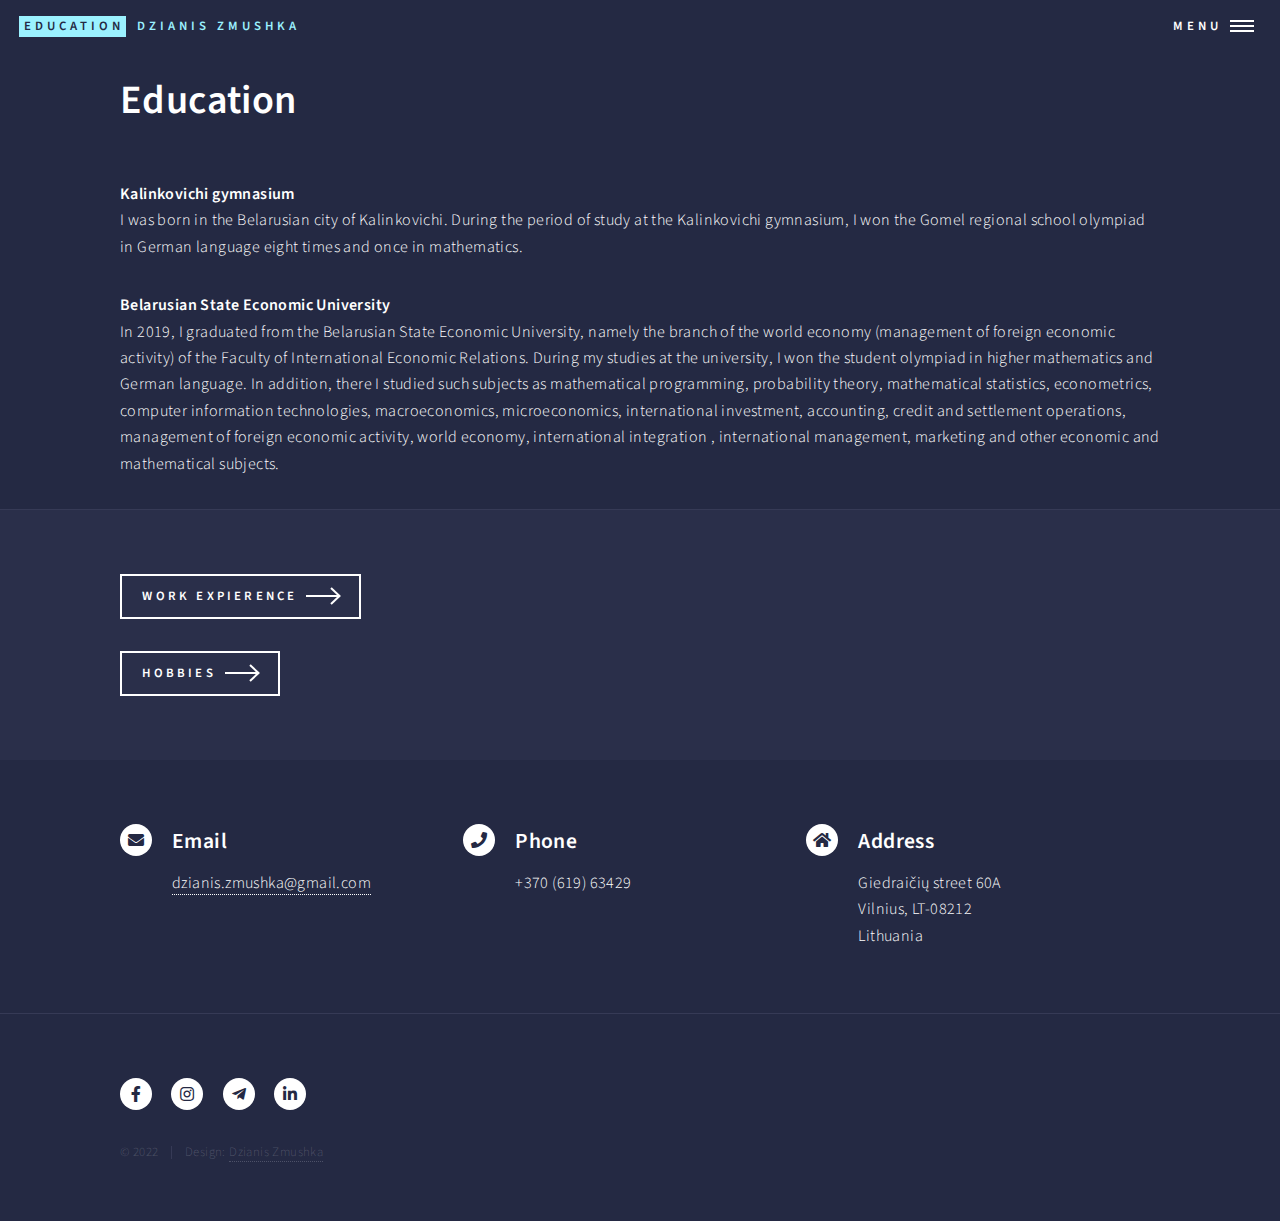
<file: education.html>
<!DOCTYPE HTML>
<!--
	Forty by HTML5 UP
	html5up.net | @ajlkn
	Free for personal and commercial use under the CCA 3.0 license (html5up.net/license)
-->
<html>
	<head>
		<title>Education</title>
		<meta charset="utf-8" />
		<meta name="viewport" content="width=device-width, initial-scale=1, user-scalable=no" />
		<link rel="stylesheet" href="assets/css/main.css" />
		<noscript><link rel="stylesheet" href="assets/css/noscript.css" /></noscript>
		<link rel="icon" href="icon.png">
	</head>
	<body class="is-preload">

		<!-- Wrapper -->
			<div id="wrapper">

				<!-- Header -->
				<header id="header" class="alt">
					<a href="index.html" class="logo"><strong>Education</strong> <span>Dzianis Zmushka</span></a>
					<nav>
						<a href="#menu">Menu</a>
					</nav>
				</header>

				<!-- Menu -->
				<nav id="menu">
					<ul class="links">
						<li><a href="index.html">Main page</a></li>
						<li><a href="education.html">Education</a></li>
						<li><a href="work_expierence.html">Work expierence</a></li>
						<li><a href="hobbies.html">Hobbies</a></li>
					</ul>
				</nav>

				<!-- Main -->
					<div id="main" class="alt">

						<!-- One -->
							<section id="one">
								<div class="inner">
									<header class="major">
										<h1>Education</h1>
									</header>
									<p1><b>Kalinkovichi gymnasium</b></p1>
									<p>I was born in the Belarusian city of Kalinkovichi. During the period of study at the Kalinkovichi gymnasium, I won the Gomel regional school olympiad in German language eight times and once in mathematics.</p>
									<p1><b>Belarusian State Economic University</b></p1>
									<p>In 2019, I graduated from the Belarusian State Economic University, namely the branch of the world economy (management of foreign economic activity) of the Faculty of International Economic Relations. During my studies at the university, I won the student olympiad in higher mathematics and German language. In addition, there I studied such subjects as mathematical programming, probability theory, mathematical statistics, econometrics, computer information technologies, macroeconomics, microeconomics, international investment, accounting, credit and settlement operations, management of foreign economic activity, world economy, international integration , international management, marketing and other economic and mathematical subjects.</p>
									</div>
							</section>

					</div>

					<section id="main">
						<div class="inner">
								
							<ul class="actions">
								<li><a href="work_expierence.html" class="button next">Work Expierence</a></li>
							</ul>
							<ul class="actions">
								<li><a href="hobbies.html" class="button next">Hobbies</a></li>
							</ul>
						</div>
					</section>

				<!-- Contact -->
				<section id="contact">
					<div class="inner">

						<section>
							<div class="contact-method">
								<span class="icon solid alt fa-envelope"></span>
								<h3>Email</h3>
								<a href="mailto:dzianis.zmushka@gmail.com">dzianis.zmushka@gmail.com</a>
							</div>
						</section>
							
							<section>
								<div class="contact-method">
									<span class="icon solid alt fa-phone"></span>
									<h3>Phone</h3>
									<span>+370 (619) 63429</span>
								</div>
							</section>
							<section>
								<div class="contact-method">
									<span class="icon solid alt fa-home"></span>
									<h3>Address</h3>
									<span>Giedraičių street 60A<br />
									Vilnius, LT-08212<br />
									Lithuania</span>
								</div>
							</section>
					</div>
				</section>

			<!-- Footer -->
				<footer id="footer">
					<div class="inner">
						<ul class="icons">
							<li><a href="https://www.facebook.com/profile.php?id=100081033130166" target="_blank" class="icon brands alt fa-facebook-f"><span class="label">Facebook</span></a></li>
							<li><a href="https://www.instagram.com/dzianiszmushka/" target="_blank" class="icon brands alt fa-instagram"><span class="label">Instagram</span></a></li>
							<li><a href="https://t.me/dzianiszmushka" target="_blank" class="icon brands alt fa-telegram-plane"><span class="label">Telegram</span></a></li>
							<li><a href="https://www.linkedin.com/in/dzianis-zmushka-81173a18a/" target="_blank" class="icon brands alt fa-linkedin-in"><span class="label">LinkedIn</span></a></li>
						</ul>
						<ul class="copyright">
							<li>&copy; 2022</li><li>Design: <a href="https://www.linkedin.com/in/dzianis-zmushka-81173a18a/" target="_blank">Dzianis Zmushka</a></li>
						</ul>
					</div>
				</footer>

		</div>

		<!-- Scripts -->
			<script src="assets/js/jquery.min.js"></script>
			<script src="assets/js/jquery.scrolly.min.js"></script>
			<script src="assets/js/jquery.scrollex.min.js"></script>
			<script src="assets/js/browser.min.js"></script>
			<script src="assets/js/breakpoints.min.js"></script>
			<script src="assets/js/util.js"></script>
			<script src="assets/js/main.js"></script>

	</body>
</html>
</file>
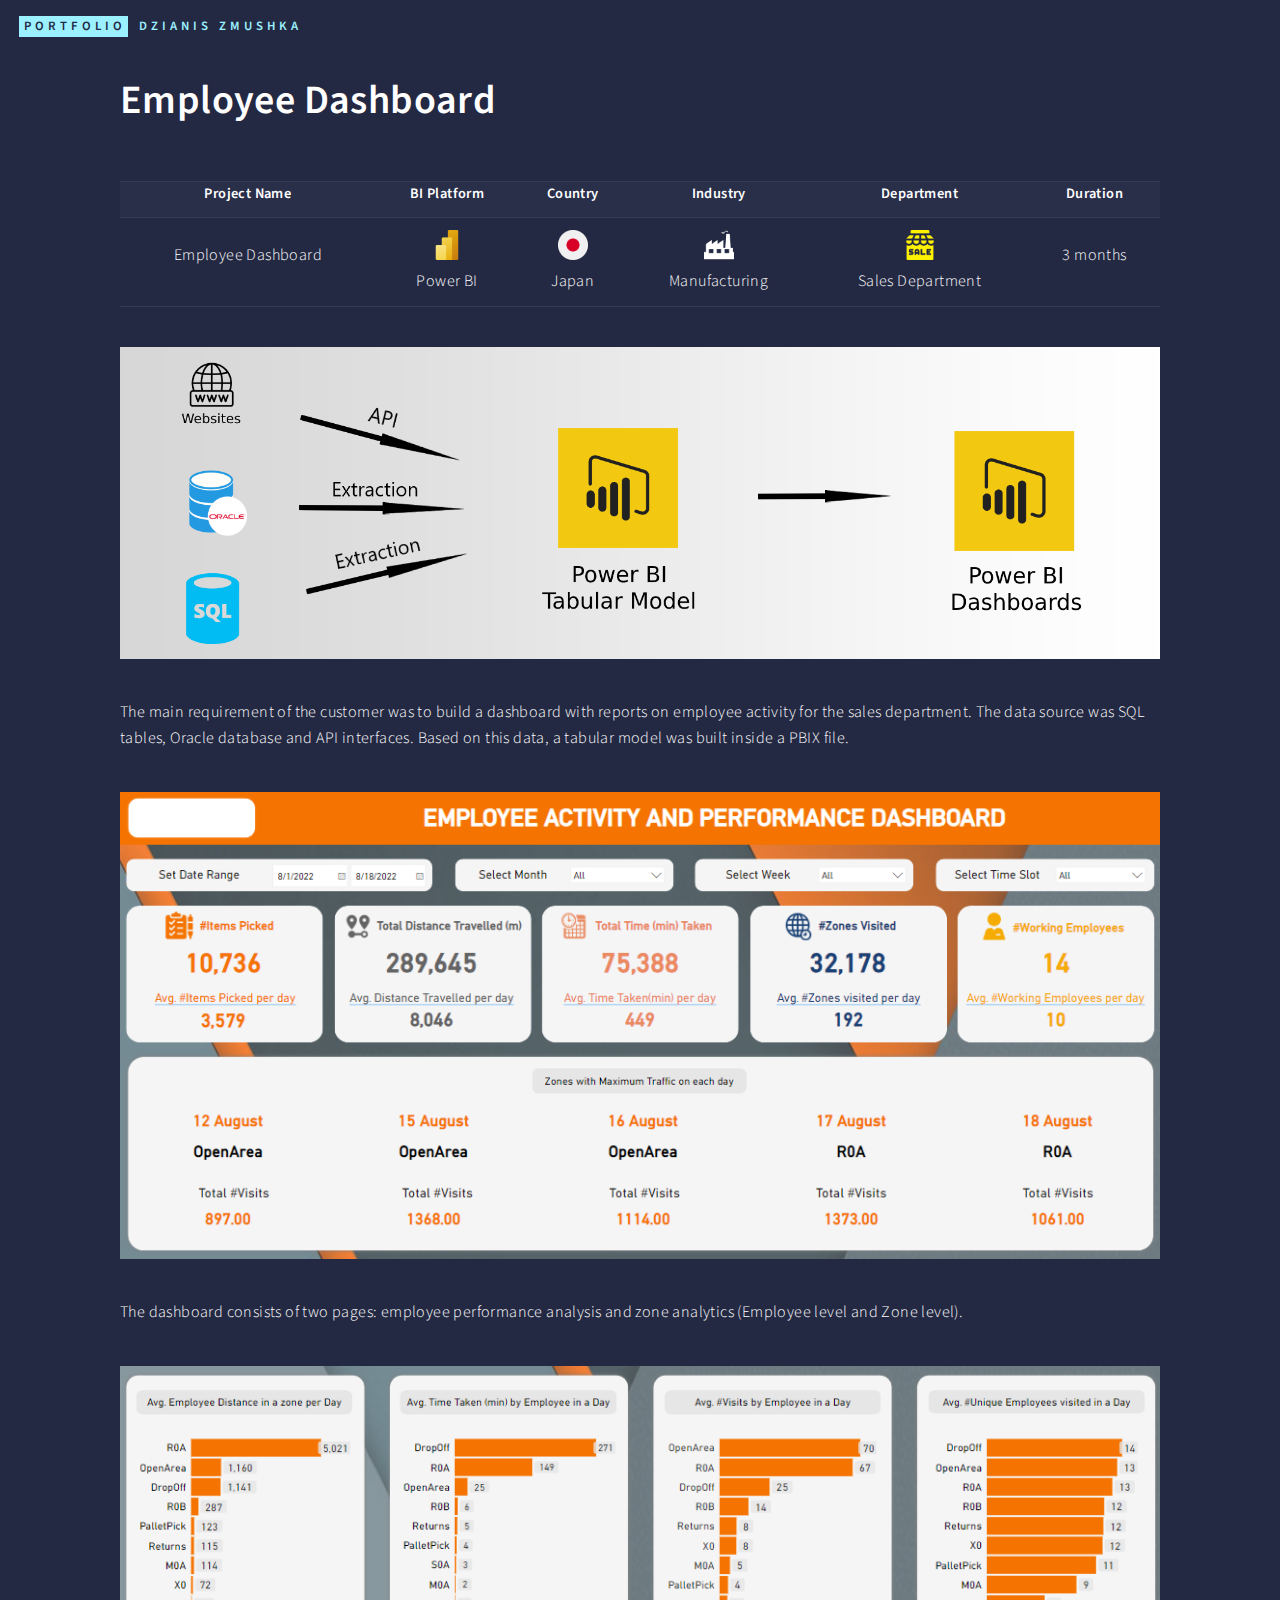
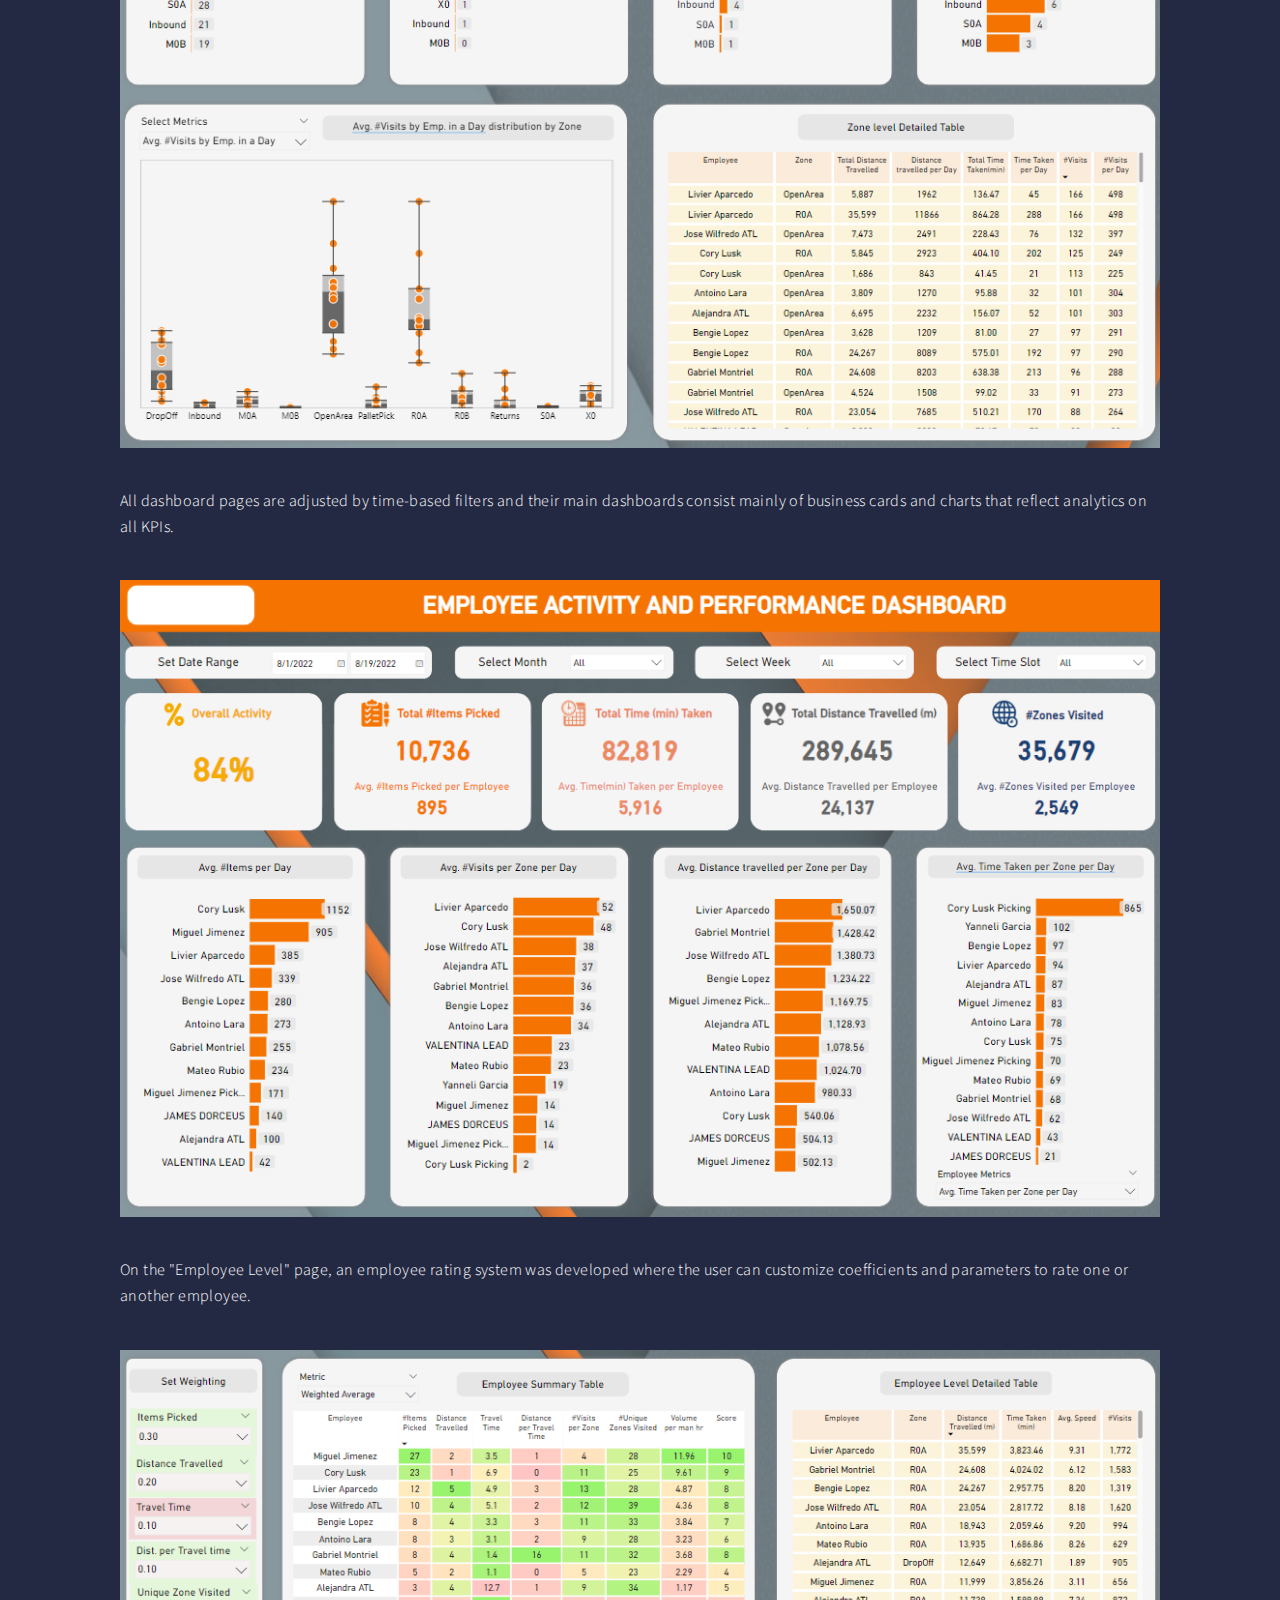
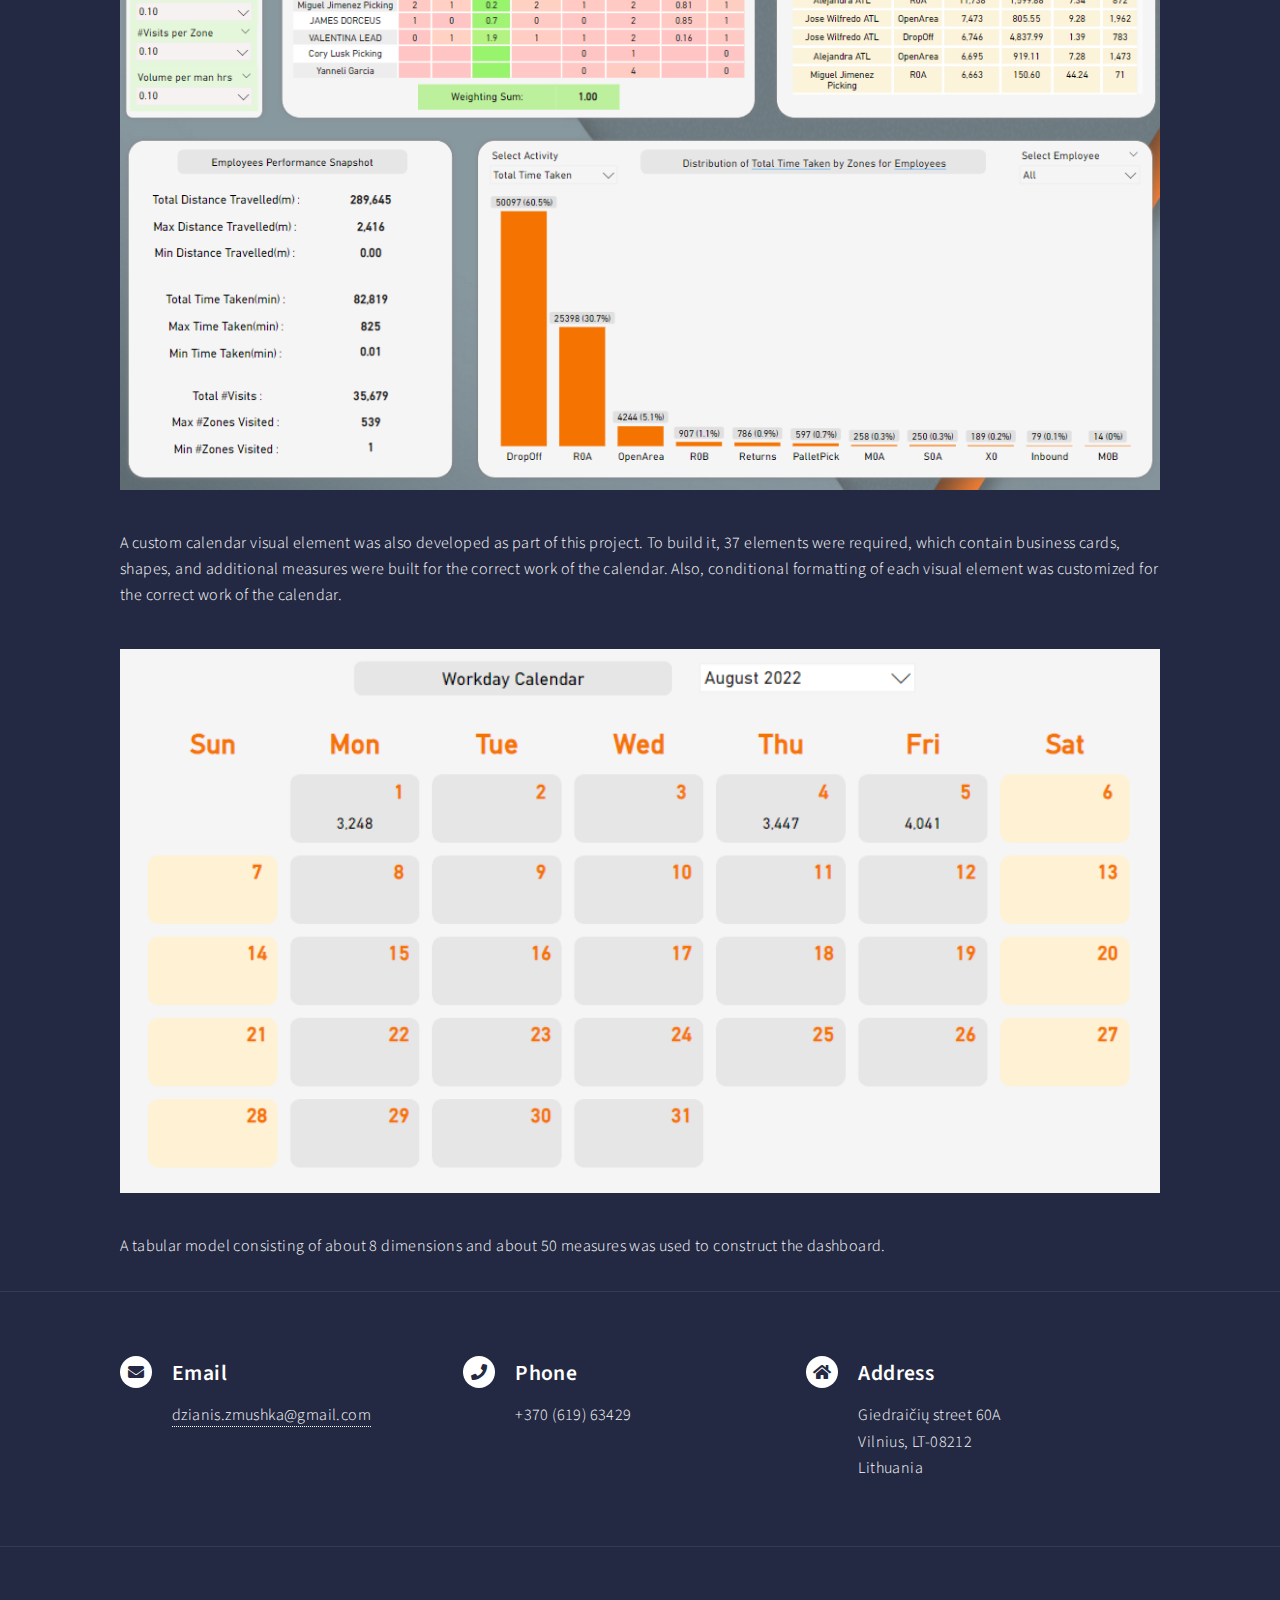
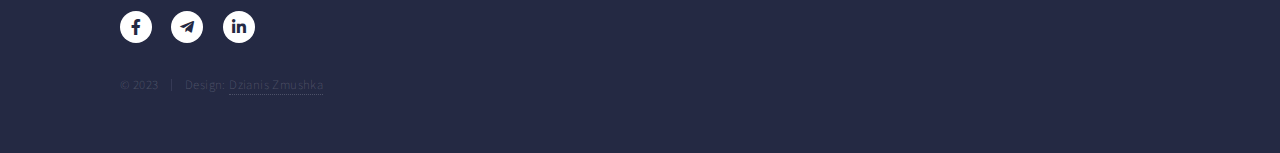
<file: employee_dashboard.html>
<!DOCTYPE HTML>
<!--
	Forty by HTML5 UP
	html5up.net | @ajlkn
	Free for personal and commercial use under the CCA 3.0 license (html5up.net/license)
-->
<html>
	<head>
		<title>Employee Dashboard</title>
		<meta charset="utf-8" />
		<meta name="viewport" content="width=device-width, initial-scale=1, user-scalable=no" />
		<link rel="stylesheet" href="assets/css/main.css" />
		<noscript><link rel="stylesheet" href="assets/css/noscript.css" /></noscript>
		<link rel="icon" href="icon.png">
	</head>
	<body class="is-preload">

		<!-- Wrapper -->
			<div id="wrapper">

				<!-- Header -->
				<header id="header" class="alt">
					<a href="index.html" class="logo"><strong>Portfolio</strong> <span>Dzianis Zmushka</span></a>

				</header>



				<!-- Main -->
				<div id="main" class="alt">

					<!-- One -->
						<section id="one">
							<div class="inner">
								<header class="major">
									<h1>Employee Dashboard</h1>
								</header>
								<table style='text-align:center; vertical-align:middle'>
									<tr><th style='text-align:center; vertical-align:middle'>Project Name</th><th style='text-align:center; vertical-align:middle'>BI Platform</th><th style='text-align:center; vertical-align:middle'>Country</th><th style='text-align:center; vertical-align:middle'>Industry</th><th style='text-align:center; vertical-align:middle'>Department</th><th style='text-align:center; vertical-align:middle'>Duration</th></tr> <!--ряд с ячейками заголовков-->
									<tr><td>Employee Dashboard</td><td><img src="images/pbi.png" alt=""/><br>Power BI</t<d><td><img src="images/jpn.png" alt=""/><br>Japan</td><td><img src="images/manufact.png" alt=""/><br>Manufacturing</td><td><img src="images/sale.png" alt=""/><br>Sales Department</td><td>3 months</td></tr>
								</table>
								<span class="image main"><img src="images/empl_dash.png" alt="" /></span>
								<p>The main requirement of the customer was to build a dashboard with reports on employee activity for the sales department. The data source was SQL tables, Oracle database and API interfaces. Based on this data, a tabular model was built inside a PBIX file.</p>
								<span class="image main"><img src="images/empl_dash2.png" alt="" /></span>
								<p>The dashboard consists of two pages: employee performance analysis and zone analytics (Employee level and Zone level).</p>
								<span class="image main"><img src="images/empl_dash3.png" alt="" /></span>
								<p>All dashboard pages are adjusted by time-based filters and their main dashboards consist mainly of business cards and charts that reflect analytics on all KPIs.</p>
								<span class="image main"><img src="images/empl_dash4.png" alt="" /></span>
								<p>On the "Employee Level" page, an employee rating system was developed where the user can customize coefficients and parameters to rate one or another employee.</p>
								<span class="image main"><img src="images/empl_dash5.png" alt="" /></span>
								<p>A custom calendar visual element was also developed as part of this project. To build it, 37 elements were required, which contain business cards, shapes, and additional measures were built for the correct work of the calendar. Also, conditional formatting of each visual element was customized for the correct work of the calendar.</p>
								<span class="image main"><img src="images/empl_dash6.png" alt="" /></span>
								<p>A tabular model consisting of about 8 dimensions and about 50 measures was used to construct the dashboard.</p>
								</div>
						</section>

				</div>

				<!-- Contact -->
				<section id="contact">
					<div class="inner">

						<section>
							<div class="contact-method">
								<span class="icon solid alt fa-envelope"></span>
								<h3>Email</h3>
								<a href="mailto:dzianis.zmushka@leverx-group.com">dzianis.zmushka@gmail.com</a>
							</div>
						</section>
							
							<section>
								<div class="contact-method">
									<span class="icon solid alt fa-phone"></span>
									<h3>Phone</h3>
									<span>+370 (619) 63429</span>
								</div>
							</section>
							<section>
								<div class="contact-method">
									<span class="icon solid alt fa-home"></span>
									<h3>Address</h3>
									<span>Giedraičių street 60A<br />
									Vilnius, LT-08212<br />
									Lithuania</span>
								</div>
							</section>
					</div>
				</section>

			<!-- Footer -->
				<footer id="footer">
					<div class="inner">
						<ul class="icons">
							<li><a href="https://www.facebook.com/profile.php?id=100081033130166" target="_blank" class="icon brands alt fa-facebook-f"><span class="label">Facebook</span></a></li>
							<li><a href="https://t.me/dzianiszmushka" target="_blank" class="icon brands alt fa-telegram-plane"><span class="label">Telegram</span></a></li>
							<li><a href="https://www.linkedin.com/in/dzianis-zmushka-81173a18a/" target="_blank" class="icon brands alt fa-linkedin-in"><span class="label">LinkedIn</span></a></li>
						</ul>
						<ul class="copyright">
							<li>&copy; 2023</li><li>Design: <a href="https://www.linkedin.com/in/dzianis-zmushka-81173a18a/" target="_blank">Dzianis Zmushka</a></li>
						</ul>
					</div>
				</footer>

		</div>

		<!-- Scripts -->
			<script src="assets/js/jquery.min.js"></script>
			<script src="assets/js/jquery.scrolly.min.js"></script>
			<script src="assets/js/jquery.scrollex.min.js"></script>
			<script src="assets/js/browser.min.js"></script>
			<script src="assets/js/breakpoints.min.js"></script>
			<script src="assets/js/util.js"></script>
			<script src="assets/js/main.js"></script>

	</body>
</html>
</file>
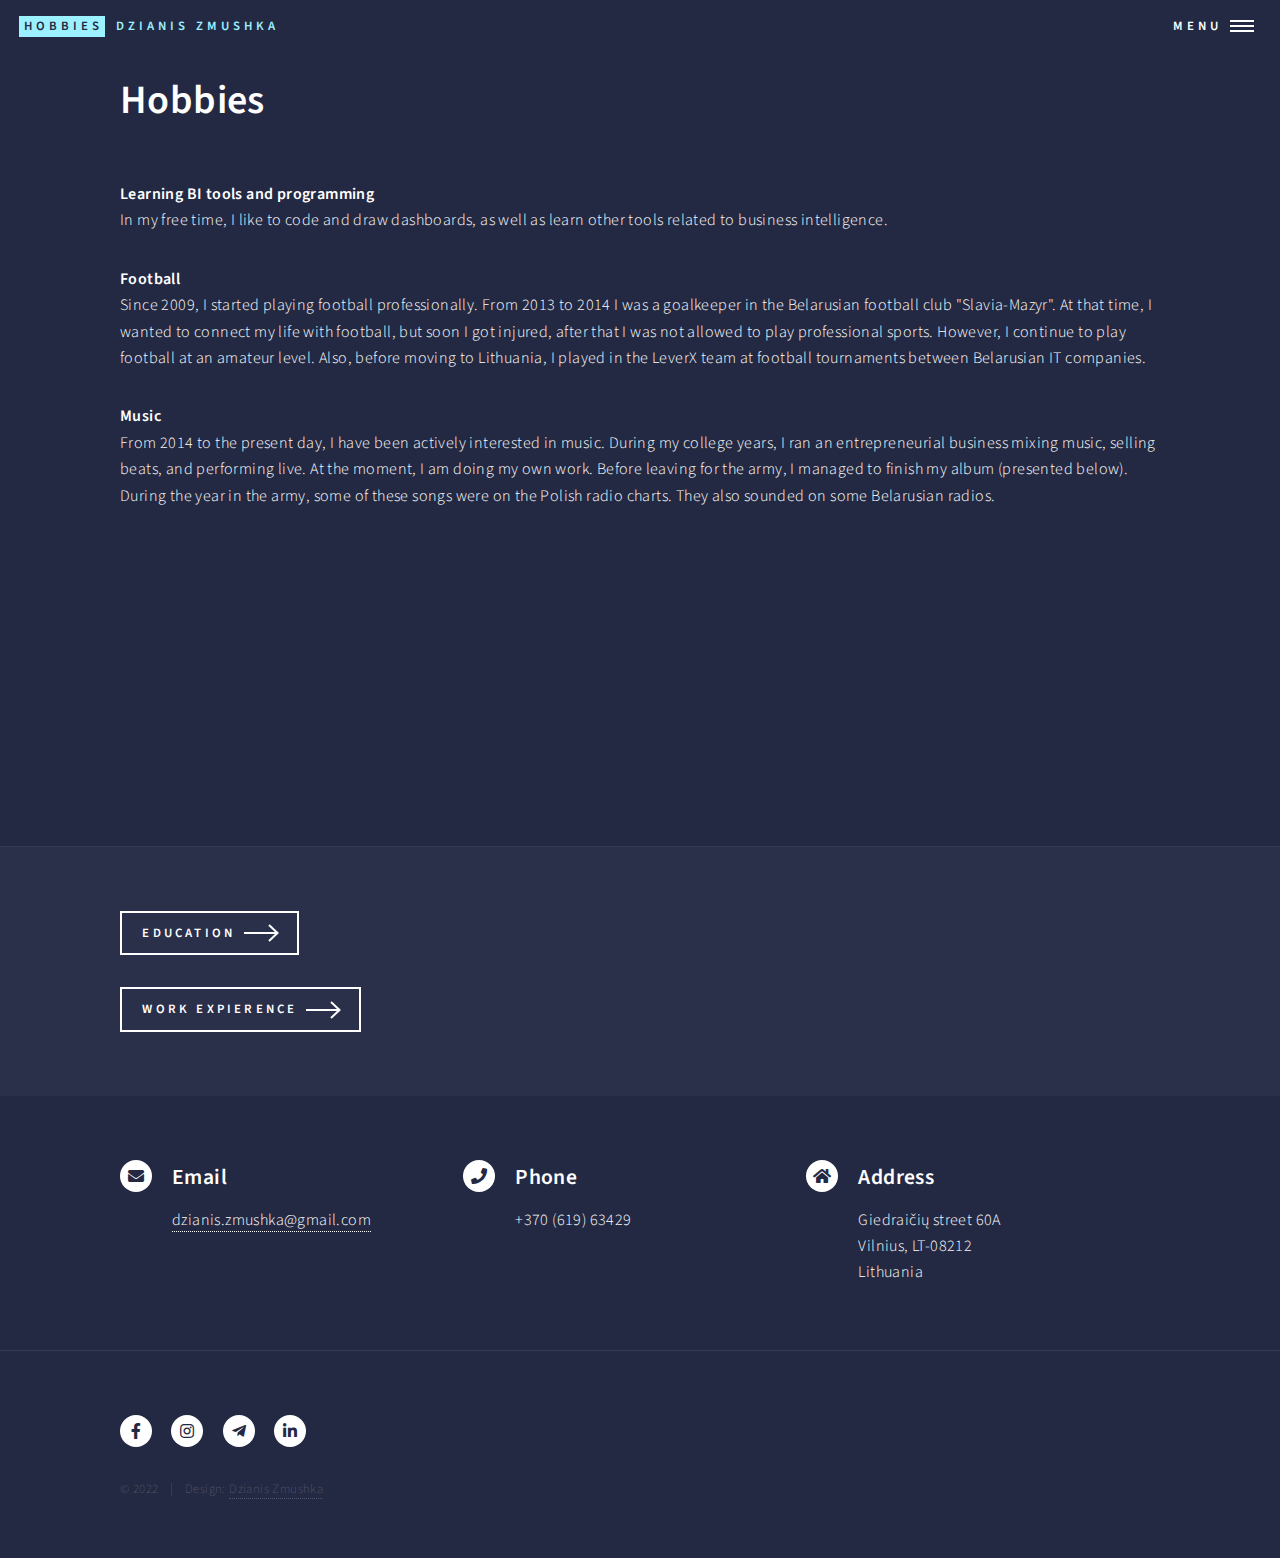
<file: hobbies.html>
<!DOCTYPE HTML>
<!--
	Forty by HTML5 UP
	html5up.net | @ajlkn
	Free for personal and commercial use under the CCA 3.0 license (html5up.net/license)
-->
<html>
	<head>
		<title>Hobbies</title>
		<meta charset="utf-8" />
		<meta name="viewport" content="width=device-width, initial-scale=1, user-scalable=no" />
		<link rel="stylesheet" href="assets/css/main.css" />
		<noscript><link rel="stylesheet" href="assets/css/noscript.css" /></noscript>
		<link rel="icon" href="icon.png">
	</head>
	<body class="is-preload">

		<!-- Wrapper -->
			<div id="wrapper">

				<!-- Header -->
				<header id="header" class="alt">
					<a href="index.html" class="logo"><strong>Hobbies</strong> <span>Dzianis Zmushka</span></a>
					<nav>
						<a href="#menu">Menu</a>
					</nav>
				</header>

				<!-- Menu -->
				<nav id="menu">
					<ul class="links">
						<li><a href="index.html">Main page</a></li>
						<li><a href="education.html">Education</a></li>
						<li><a href="work_expierence.html">Work expierence</a></li>
						<li><a href="hobbies.html">Hobbies</a></li>
					</ul>
				</nav>

				<!-- Main -->
					<div id="main" class="alt">

						<!-- One -->
							<section id="one">
								<div class="inner">
									<header class="major">
										<h1>Hobbies</h1>
									</header>
									<p1><b>Learning BI tools and programming</b></p1>

									<p>In my free time, I like to code and draw dashboards, as well as learn other tools related to business intelligence.</p>

									<p1><b>Football</b></p1>

									<p>Since 2009, I started playing football professionally. From 2013 to 2014 I was a goalkeeper in the Belarusian football club "Slavia-Mazyr". At that time, I wanted to connect my life with football, but soon I got injured, after that I was not allowed to play professional sports. However, I continue to play football at an amateur level. Also, before moving to Lithuania, I played in the LeverX team at football tournaments between Belarusian IT companies.</p>

									<p1><b>Music</b></p1>

									<p>From 2014 to the present day, I have been actively interested in music. During my college years, I ran an entrepreneurial business mixing music, selling beats, and performing live. At the moment, I am doing my own work. Before leaving for the army, I managed to finish my album (presented below). During the year in the army, some of these songs were on the Polish radio charts. They also sounded on some Belarusian radios.</p>
									<center><iframe style="border-radius:12px" src="https://open.spotify.com/embed/artist/2SSWUM0HKRt1ua325iJD0c?utm_source=generator&theme=white" width="90%" height="270" frameBorder="0" allowfullscreen="" allow="autoplay; clipboard-write; encrypted-media; fullscreen; picture-in-picture"></iframe></section></center>
									<br>

					</div>
					<section id="main">
						<div class="inner">

							<ul class="actions">
								<li><a href="education.html" class="button next">Education</a></li>
							</ul>
								
							<ul class="actions">
								<li><a href="work_expierence.html" class="button next">Work Expierence</a></li>
							</ul>
						</div>
					</section>
				<!-- Contact -->
				<section id="contact">
					<div class="inner">

						<section>
							<div class="contact-method">
								<span class="icon solid alt fa-envelope"></span>
								<h3>Email</h3>
								<a href="mailto:dzianis.zmushka@gmail.com">dzianis.zmushka@gmail.com</a>
							</div>
						</section>
							
							<section>
								<div class="contact-method">
									<span class="icon solid alt fa-phone"></span>
									<h3>Phone</h3>
									<span>+370 (619) 63429</span>
								</div>
							</section>
							<section>
								<div class="contact-method">
									<span class="icon solid alt fa-home"></span>
									<h3>Address</h3>
									<span>Giedraičių street 60A<br />
									Vilnius, LT-08212<br />
									Lithuania</span>
								</div>
							</section>
					</div>
				</section>

			<!-- Footer -->
				<footer id="footer">
					<div class="inner">
						<ul class="icons">
							<li><a href="https://www.facebook.com/profile.php?id=100081033130166" target="_blank" class="icon brands alt fa-facebook-f"><span class="label">Facebook</span></a></li>
							<li><a href="https://www.instagram.com/dzianiszmushka/" target="_blank" class="icon brands alt fa-instagram"><span class="label">Instagram</span></a></li>
							<li><a href="https://t.me/dzianiszmushka" target="_blank" class="icon brands alt fa-telegram-plane"><span class="label">Telegram</span></a></li>
							<li><a href="https://www.linkedin.com/in/dzianis-zmushka-81173a18a/" target="_blank" class="icon brands alt fa-linkedin-in"><span class="label">LinkedIn</span></a></li>
						</ul>
						<ul class="copyright">
							<li>&copy; 2022</li><li>Design: <a href="https://www.linkedin.com/in/dzianis-zmushka-81173a18a/" target="_blank">Dzianis Zmushka</a></li>
						</ul>
					</div>
				</footer>

		</div>

		<!-- Scripts -->
			<script src="assets/js/jquery.min.js"></script>
			<script src="assets/js/jquery.scrolly.min.js"></script>
			<script src="assets/js/jquery.scrollex.min.js"></script>
			<script src="assets/js/browser.min.js"></script>
			<script src="assets/js/breakpoints.min.js"></script>
			<script src="assets/js/util.js"></script>
			<script src="assets/js/main.js"></script>

	</body>
</html>
</file>
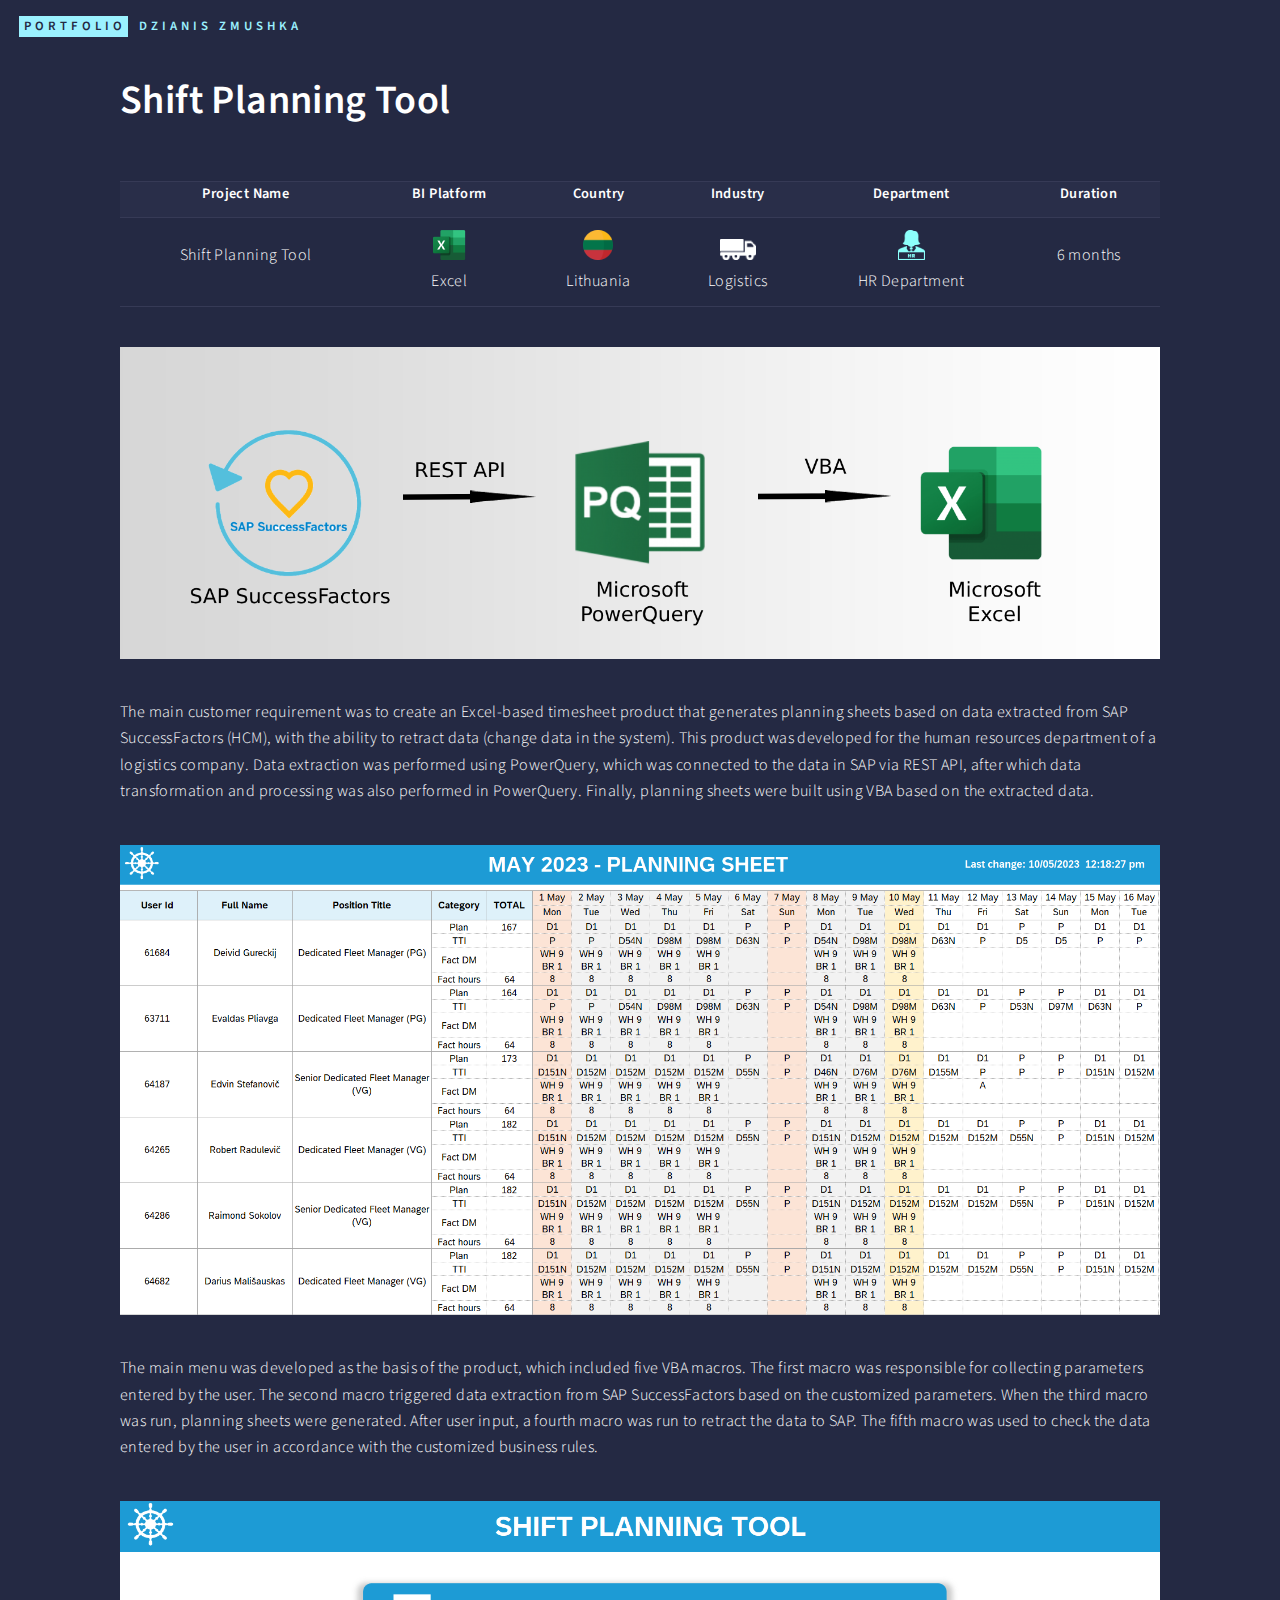
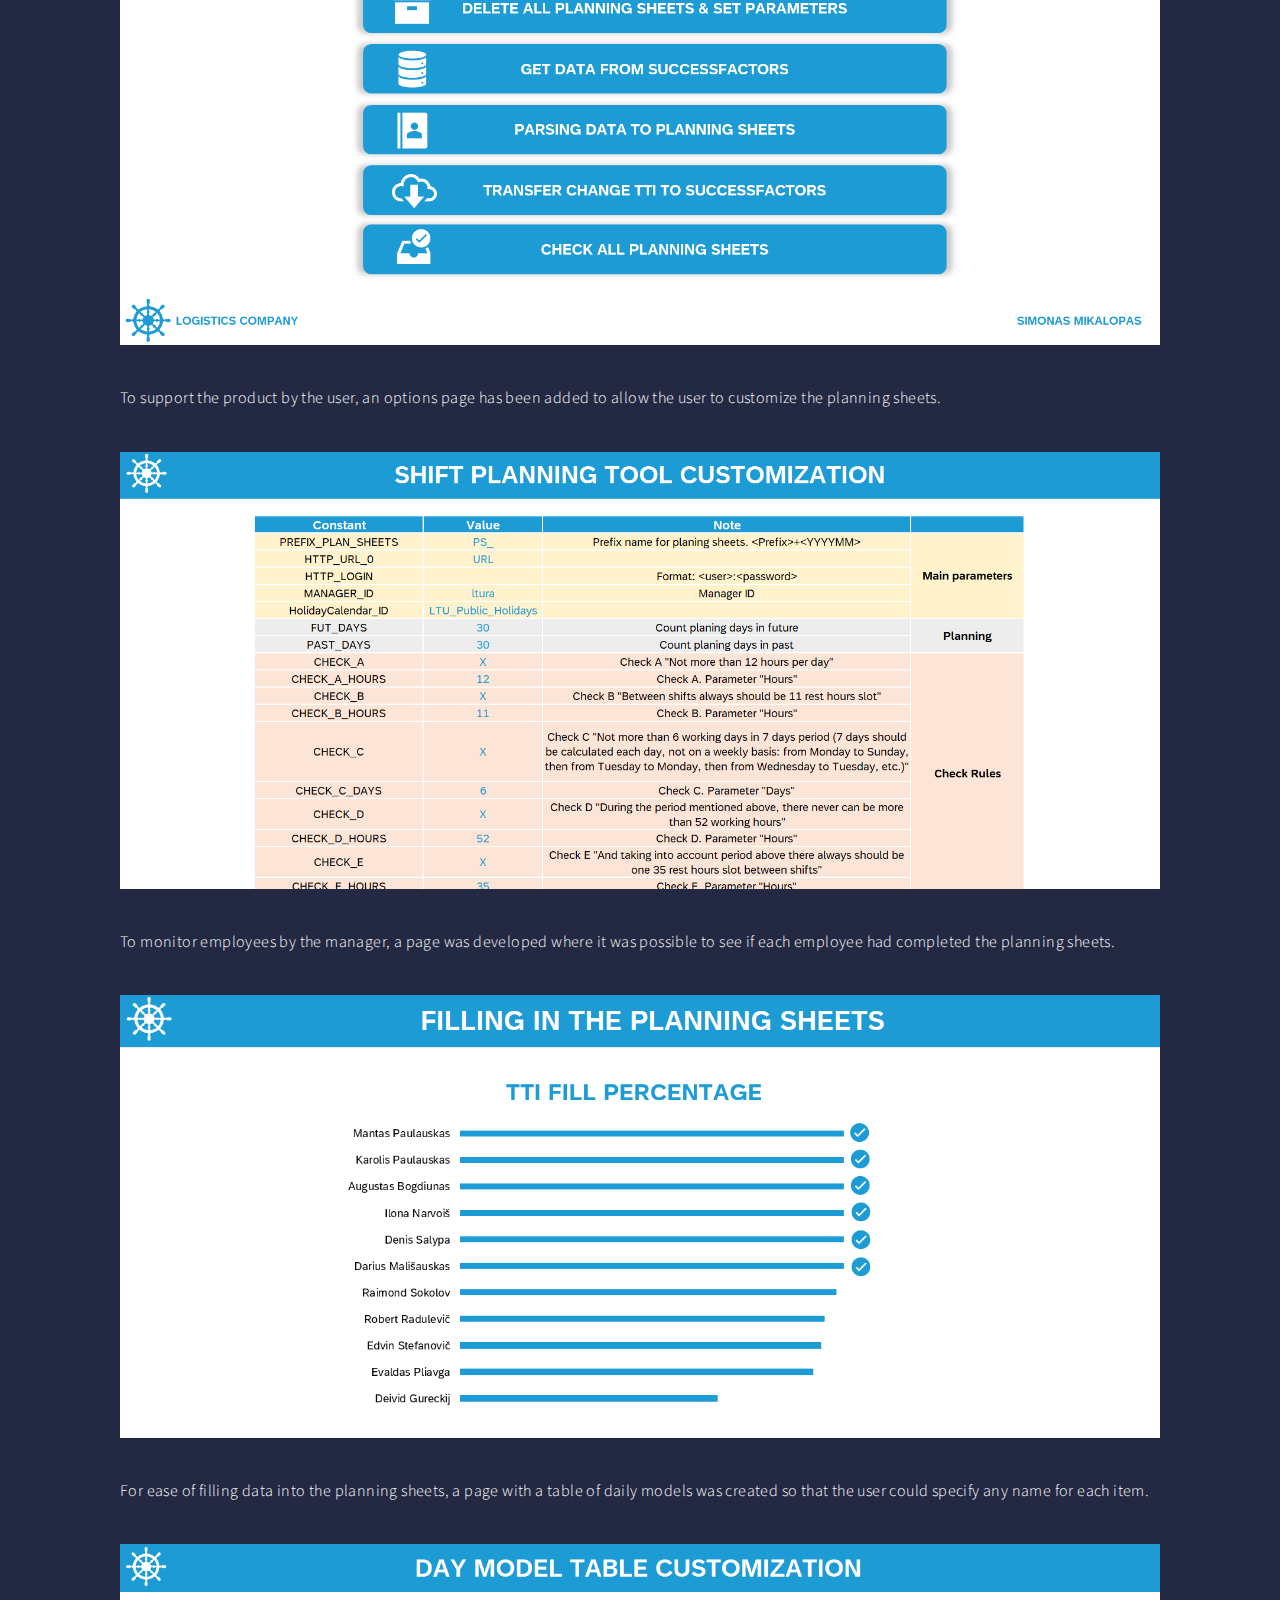
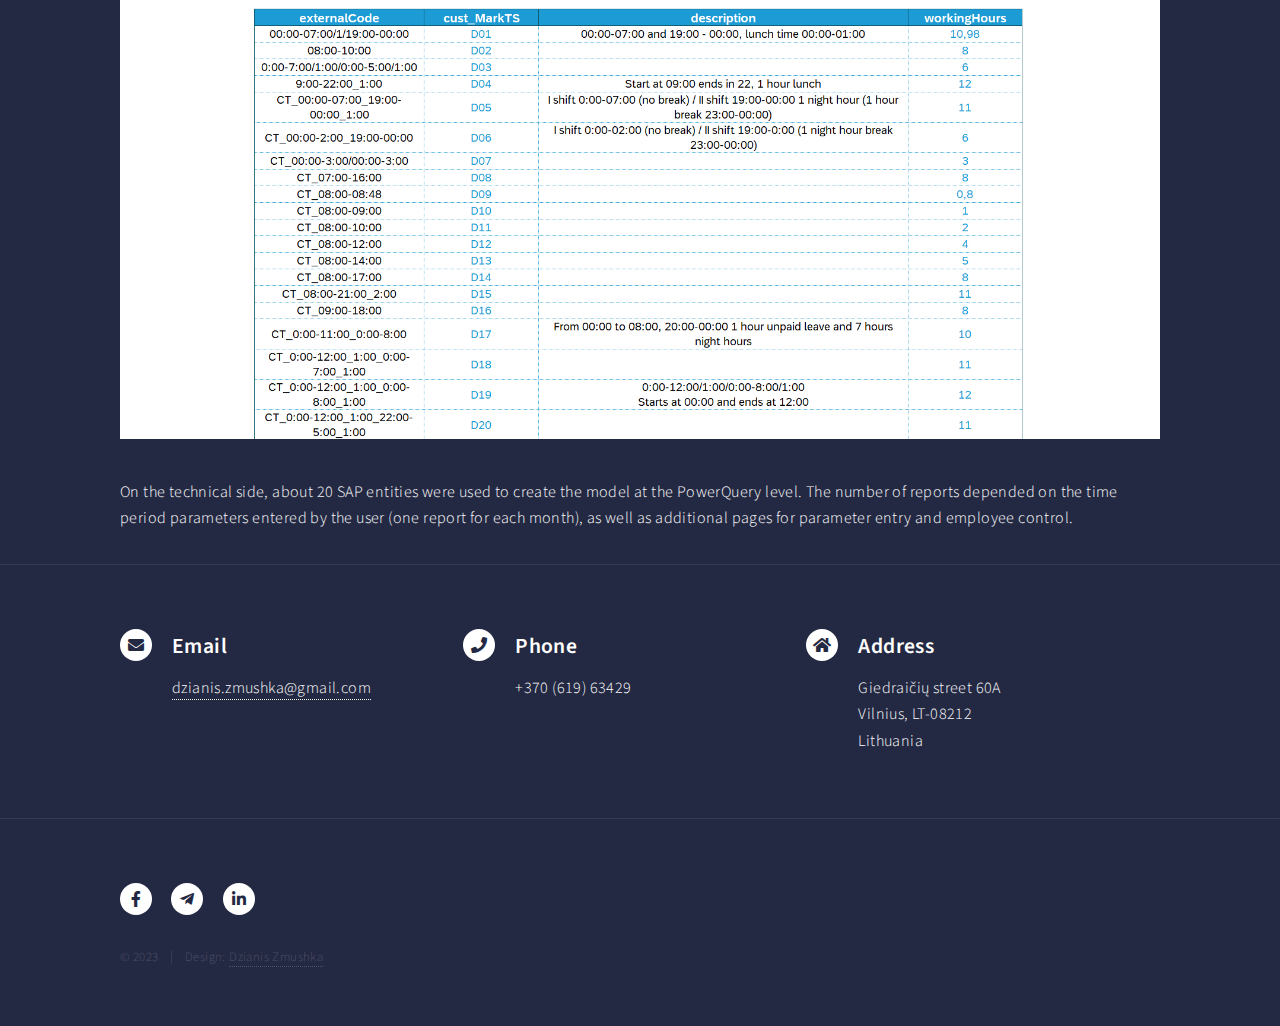
<file: hr_excel.html>
<!DOCTYPE HTML>
<!--
	Forty by HTML5 UP
	html5up.net | @ajlkn
	Free for personal and commercial use under the CCA 3.0 license (html5up.net/license)
-->
<html>
	<head>
		<title>Shift Planning Tool</title>
		<meta charset="utf-8" />
		<meta name="viewport" content="width=device-width, initial-scale=1, user-scalable=no" />
		<link rel="stylesheet" href="assets/css/main.css" />
		<noscript><link rel="stylesheet" href="assets/css/noscript.css" /></noscript>
		<link rel="icon" href="icon.png">
	</head>
	<body class="is-preload">

		<!-- Wrapper -->
			<div id="wrapper">

				<!-- Header -->
				<header id="header" class="alt">
					<a href="index.html" class="logo"><strong>Portfolio</strong> <span>Dzianis Zmushka</span></a>

				</header>


				<!-- Main -->
					<div id="main" class="alt">

						<!-- One -->
							<section id="one">
								<div class="inner">
									<header class="major">
										<h1>Shift Planning Tool</h1>
									</header>
									<table style='text-align:center; vertical-align:middle'>
										<tr><th style='text-align:center; vertical-align:middle'>Project Name</th><th style='text-align:center; vertical-align:middle'>BI Platform</th><th style='text-align:center; vertical-align:middle'>Country</th><th style='text-align:center; vertical-align:middle'>Industry</th><th style='text-align:center; vertical-align:middle'>Department</th><th style='text-align:center; vertical-align:middle'>Duration</th></tr> <!--ряд с ячейками заголовков-->
										<tr><td>Shift Planning Tool</td><td><img src="images/excel.png" alt=""/><br>Excel</td><td><img src="images/ltu.png" alt=""/><br>Lithuania</td><td><img src="images/logistic.png" alt=""/><br>Logistics</td><td><img src="images/hr.png" alt=""/><br>HR Department</td><td>6 months</td></tr>
									</table>
									<span class="image main"><img src="images/hr_excel_0.png" alt="" /></span>
									<p>The main customer requirement was to create an Excel-based timesheet product that generates planning sheets based on data extracted from SAP SuccessFactors (HCM), with the ability to retract data (change data in the system). This product was developed for the human resources department of a logistics company. Data extraction was performed using PowerQuery, which was connected to the data in SAP via REST API, after which data transformation and processing was also performed in PowerQuery. Finally, planning sheets were built using VBA based on the extracted data.</p>
									<span class="image main"><img src="images/hr_excel_1.png" alt="" /></span>
									<p>The main menu was developed as the basis of the product, which included five VBA macros. The first macro was responsible for collecting parameters entered by the user. The second macro triggered data extraction from SAP SuccessFactors based on the customized parameters. When the third macro was run, planning sheets were generated. After user input, a fourth macro was run to retract the data to SAP. The fifth macro was used to check the data entered by the user in accordance with the customized business rules.</p>
									<span class="image main"><img src="images/hr_excel_2.png" alt="" /></span>
									<p>To support the product by the user, an options page has been added to allow the user to customize the planning sheets.</p>
									<span class="image main"><img src="images/hr_excel_3.png" alt="" /></span>
									<p>To monitor employees by the manager, a page was developed where it was possible to see if each employee had completed the planning sheets.</p>
									<span class="image main"><img src="images/hr_excel_4.png" alt="" /></span>
									<p>For ease of filling data into the planning sheets, a page with a table of daily models was created so that the user could specify any name for each item.</p>
									<span class="image main"><img src="images/hr_excel_5.png" alt="" /></span>
									<p>On the technical side, about 20 SAP entities were used to create the model at the PowerQuery level. The number of reports depended on the time period parameters entered by the user (one report for each month), as well as additional pages for parameter entry and employee control.</p>
								</div>
							</section>

					</div>

				<!-- Contact -->
				<section id="contact">
					<div class="inner">

						<section>
							<div class="contact-method">
								<span class="icon solid alt fa-envelope"></span>
								<h3>Email</h3>
								<a href="mailto:dzianis.zmushka@leverx-group.com">dzianis.zmushka@gmail.com</a>
							</div>
						</section>
							
							<section>
								<div class="contact-method">
									<span class="icon solid alt fa-phone"></span>
									<h3>Phone</h3>
									<span>+370 (619) 63429</span>
								</div>
							</section>
							<section>
								<div class="contact-method">
									<span class="icon solid alt fa-home"></span>
									<h3>Address</h3>
									<span>Giedraičių street 60A<br />
									Vilnius, LT-08212<br />
									Lithuania</span>
								</div>
							</section>
					</div>
				</section>

			<!-- Footer -->
				<footer id="footer">
					<div class="inner">
						<ul class="icons">
							<li><a href="https://www.facebook.com/profile.php?id=100081033130166" target="_blank" class="icon brands alt fa-facebook-f"><span class="label">Facebook</span></a></li>
							<li><a href="https://t.me/dzianiszmushka" target="_blank" class="icon brands alt fa-telegram-plane"><span class="label">Telegram</span></a></li>
							<li><a href="https://www.linkedin.com/in/dzianis-zmushka-81173a18a/" target="_blank" class="icon brands alt fa-linkedin-in"><span class="label">LinkedIn</span></a></li>
						</ul>
						<ul class="copyright">
							<li>&copy; 2023</li><li>Design: <a href="https://www.linkedin.com/in/dzianis-zmushka-81173a18a/" target="_blank">Dzianis Zmushka</a></li>
						</ul>
					</div>
				</footer>

		</div>

		<!-- Scripts -->
			<script src="assets/js/jquery.min.js"></script>
			<script src="assets/js/jquery.scrolly.min.js"></script>
			<script src="assets/js/jquery.scrollex.min.js"></script>
			<script src="assets/js/browser.min.js"></script>
			<script src="assets/js/breakpoints.min.js"></script>
			<script src="assets/js/util.js"></script>
			<script src="assets/js/main.js"></script>

	</body>
</html>
</file>
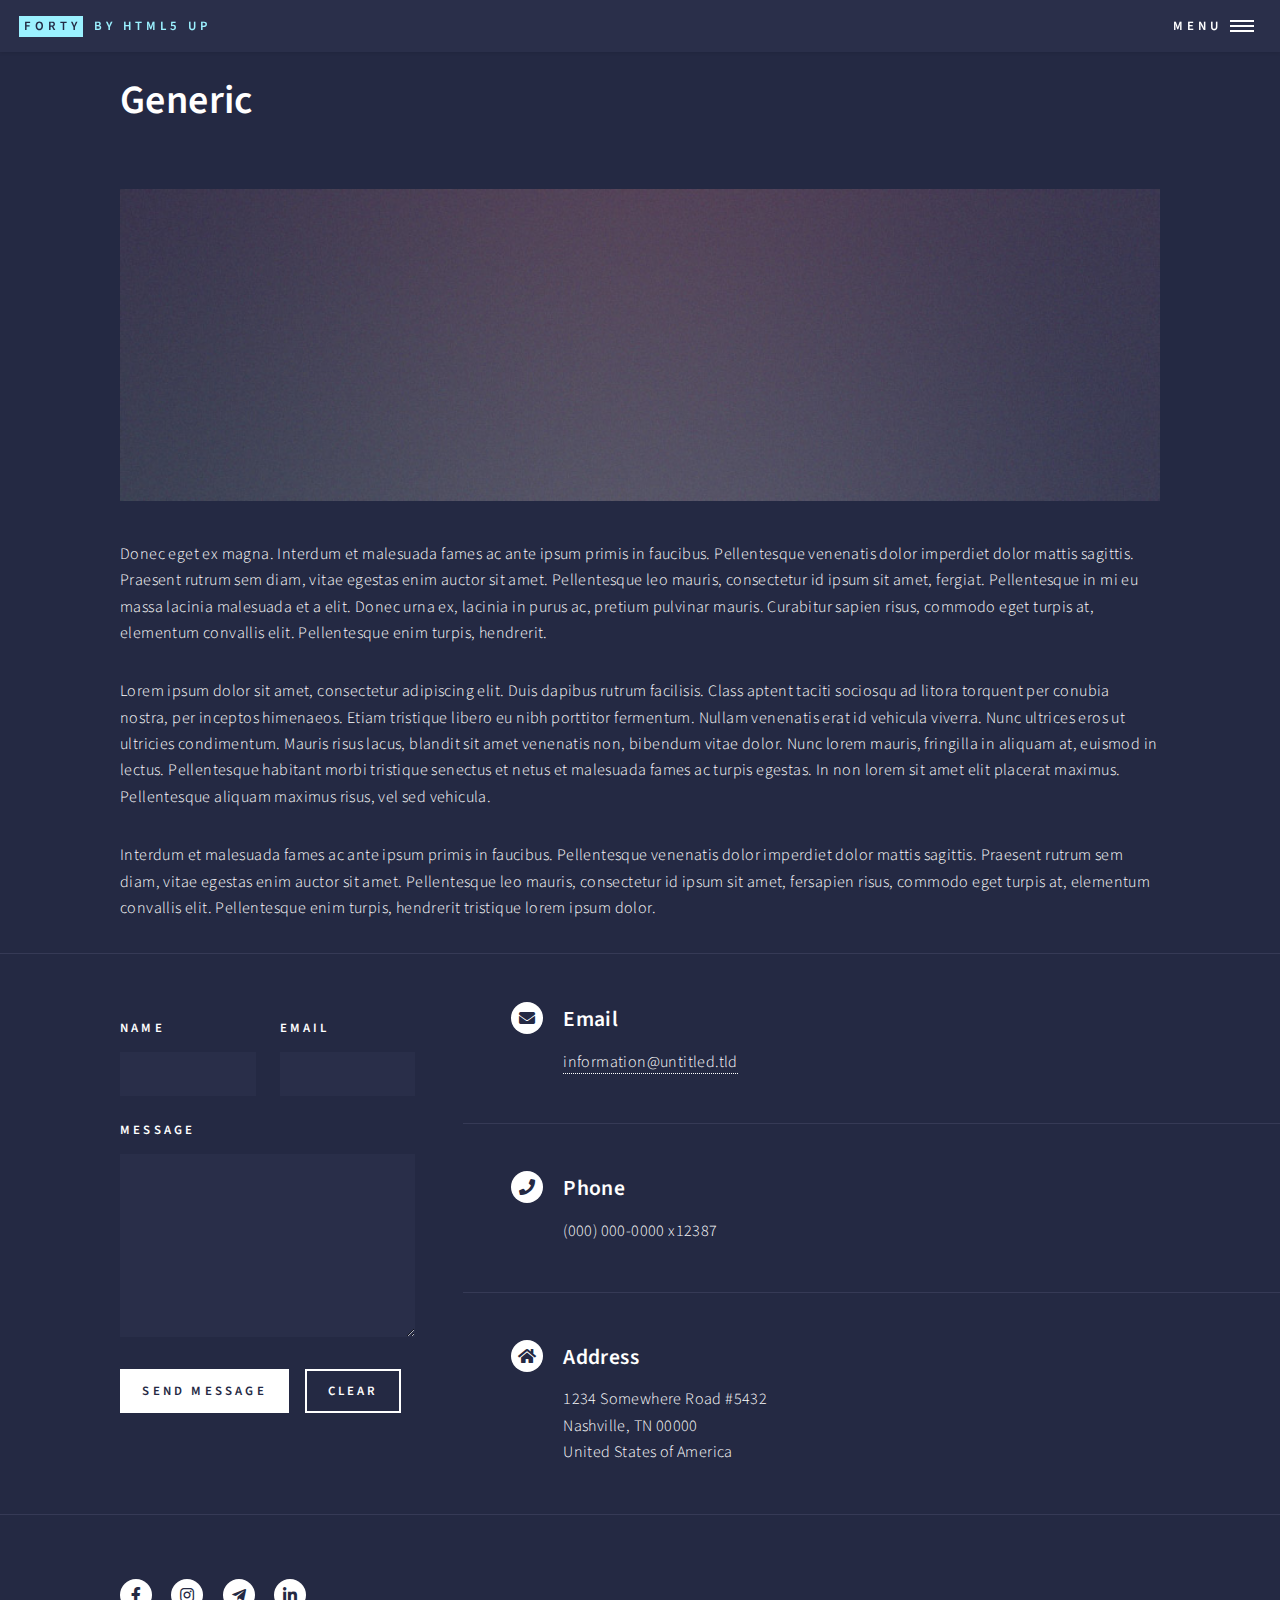
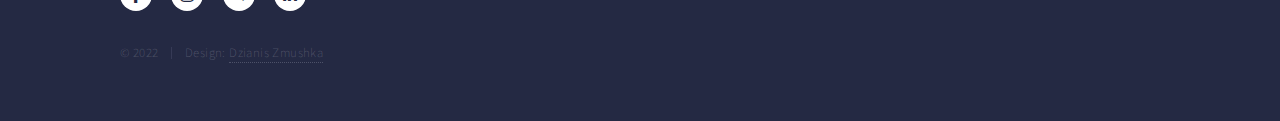
<file: project1.html>
<!DOCTYPE HTML>
<!--
	Forty by HTML5 UP
	html5up.net | @ajlkn
	Free for personal and commercial use under the CCA 3.0 license (html5up.net/license)
-->
<html>
	<head>
		<title>Generic - Forty by HTML5 UP</title>
		<meta charset="utf-8" />
		<meta name="viewport" content="width=device-width, initial-scale=1, user-scalable=no" />
		<link rel="stylesheet" href="assets/css/main.css" />
		<noscript><link rel="stylesheet" href="assets/css/noscript.css" /></noscript>
		<link rel="icon" href="icon.png">
	</head>
	<body class="is-preload">

		<!-- Wrapper -->
			<div id="wrapper">

				<!-- Header -->
					<header id="header">
						<a href="index.html" class="logo"><strong>Forty</strong> <span>by HTML5 UP</span></a>
						<nav>
							<a href="#menu">Menu</a>
						</nav>
					</header>

				<!-- Menu -->
					<nav id="menu">
						<ul class="links">
							<li><a href="index.html">Home</a></li>
							<li><a href="landing.html">Landing</a></li>
							<li><a href="generic.html">Generic</a></li>
							<li><a href="elements.html">Elements</a></li>
						</ul>
						<ul class="actions stacked">
							<li><a href="#" class="button primary fit">Get Started</a></li>
							<li><a href="#" class="button fit">Log In</a></li>
						</ul>
					</nav>

				<!-- Main -->
					<div id="main" class="alt">

						<!-- One -->
							<section id="one">
								<div class="inner">
									<header class="major">
										<h1>Generic</h1>
									</header>
									<span class="image main"><img src="images/pic11.jpg" alt="" /></span>
									<p>Donec eget ex magna. Interdum et malesuada fames ac ante ipsum primis in faucibus. Pellentesque venenatis dolor imperdiet dolor mattis sagittis. Praesent rutrum sem diam, vitae egestas enim auctor sit amet. Pellentesque leo mauris, consectetur id ipsum sit amet, fergiat. Pellentesque in mi eu massa lacinia malesuada et a elit. Donec urna ex, lacinia in purus ac, pretium pulvinar mauris. Curabitur sapien risus, commodo eget turpis at, elementum convallis elit. Pellentesque enim turpis, hendrerit.</p>
									<p>Lorem ipsum dolor sit amet, consectetur adipiscing elit. Duis dapibus rutrum facilisis. Class aptent taciti sociosqu ad litora torquent per conubia nostra, per inceptos himenaeos. Etiam tristique libero eu nibh porttitor fermentum. Nullam venenatis erat id vehicula viverra. Nunc ultrices eros ut ultricies condimentum. Mauris risus lacus, blandit sit amet venenatis non, bibendum vitae dolor. Nunc lorem mauris, fringilla in aliquam at, euismod in lectus. Pellentesque habitant morbi tristique senectus et netus et malesuada fames ac turpis egestas. In non lorem sit amet elit placerat maximus. Pellentesque aliquam maximus risus, vel sed vehicula.</p>
									<p>Interdum et malesuada fames ac ante ipsum primis in faucibus. Pellentesque venenatis dolor imperdiet dolor mattis sagittis. Praesent rutrum sem diam, vitae egestas enim auctor sit amet. Pellentesque leo mauris, consectetur id ipsum sit amet, fersapien risus, commodo eget turpis at, elementum convallis elit. Pellentesque enim turpis, hendrerit tristique lorem ipsum dolor.</p>
								</div>
							</section>

					</div>

				<!-- Contact -->
					<section id="contact">
						<div class="inner">
							<section>
								<form method="post" action="#">
									<div class="fields">
										<div class="field half">
											<label for="name">Name</label>
											<input type="text" name="name" id="name" />
										</div>
										<div class="field half">
											<label for="email">Email</label>
											<input type="text" name="email" id="email" />
										</div>
										<div class="field">
											<label for="message">Message</label>
											<textarea name="message" id="message" rows="6"></textarea>
										</div>
									</div>
									<ul class="actions">
										<li><input type="submit" value="Send Message" class="primary" /></li>
										<li><input type="reset" value="Clear" /></li>
									</ul>
								</form>
							</section>
							<section class="split">
								<section>
									<div class="contact-method">
										<span class="icon solid alt fa-envelope"></span>
										<h3>Email</h3>
										<a href="#">information@untitled.tld</a>
									</div>
								</section>
								<section>
									<div class="contact-method">
										<span class="icon solid alt fa-phone"></span>
										<h3>Phone</h3>
										<span>(000) 000-0000 x12387</span>
									</div>
								</section>
								<section>
									<div class="contact-method">
										<span class="icon solid alt fa-home"></span>
										<h3>Address</h3>
										<span>1234 Somewhere Road #5432<br />
										Nashville, TN 00000<br />
										United States of America</span>
									</div>
								</section>
							</section>
						</div>
					</section>

				<!-- Footer -->
					<footer id="footer">
						<div class="inner">
							<ul class="icons">
								<li><a href="https://www.facebook.com/profile.php?id=100081033130166" class="icon brands alt fa-facebook-f"><span class="label">Facebook</span></a></li>
								<li><a href="https://www.instagram.com/dzianiszmushka/" class="icon brands alt fa-instagram"><span class="label">Instagram</span></a></li>
								<li><a href="https://t.me/dzianiszmushka" class="icon brands alt fa-telegram-plane"><span class="label">Telegram</span></a></li>
								<li><a href="https://www.linkedin.com/in/dzianis-zmushka-81173a18a/" class="icon brands alt fa-linkedin-in"><span class="label">LinkedIn</span></a></li>
							</ul>
							<ul class="copyright">
								<li>&copy; 2022</li><li>Design: <a href="https://www.linkedin.com/in/dzianis-zmushka-81173a18a/">Dzianis Zmushka</a></li>
							</ul>
						</div>
					</footer>

			</div>

		<!-- Scripts -->
			<script src="assets/js/jquery.min.js"></script>
			<script src="assets/js/jquery.scrolly.min.js"></script>
			<script src="assets/js/jquery.scrollex.min.js"></script>
			<script src="assets/js/browser.min.js"></script>
			<script src="assets/js/breakpoints.min.js"></script>
			<script src="assets/js/util.js"></script>
			<script src="assets/js/main.js"></script>

	</body>
</html>
</file>
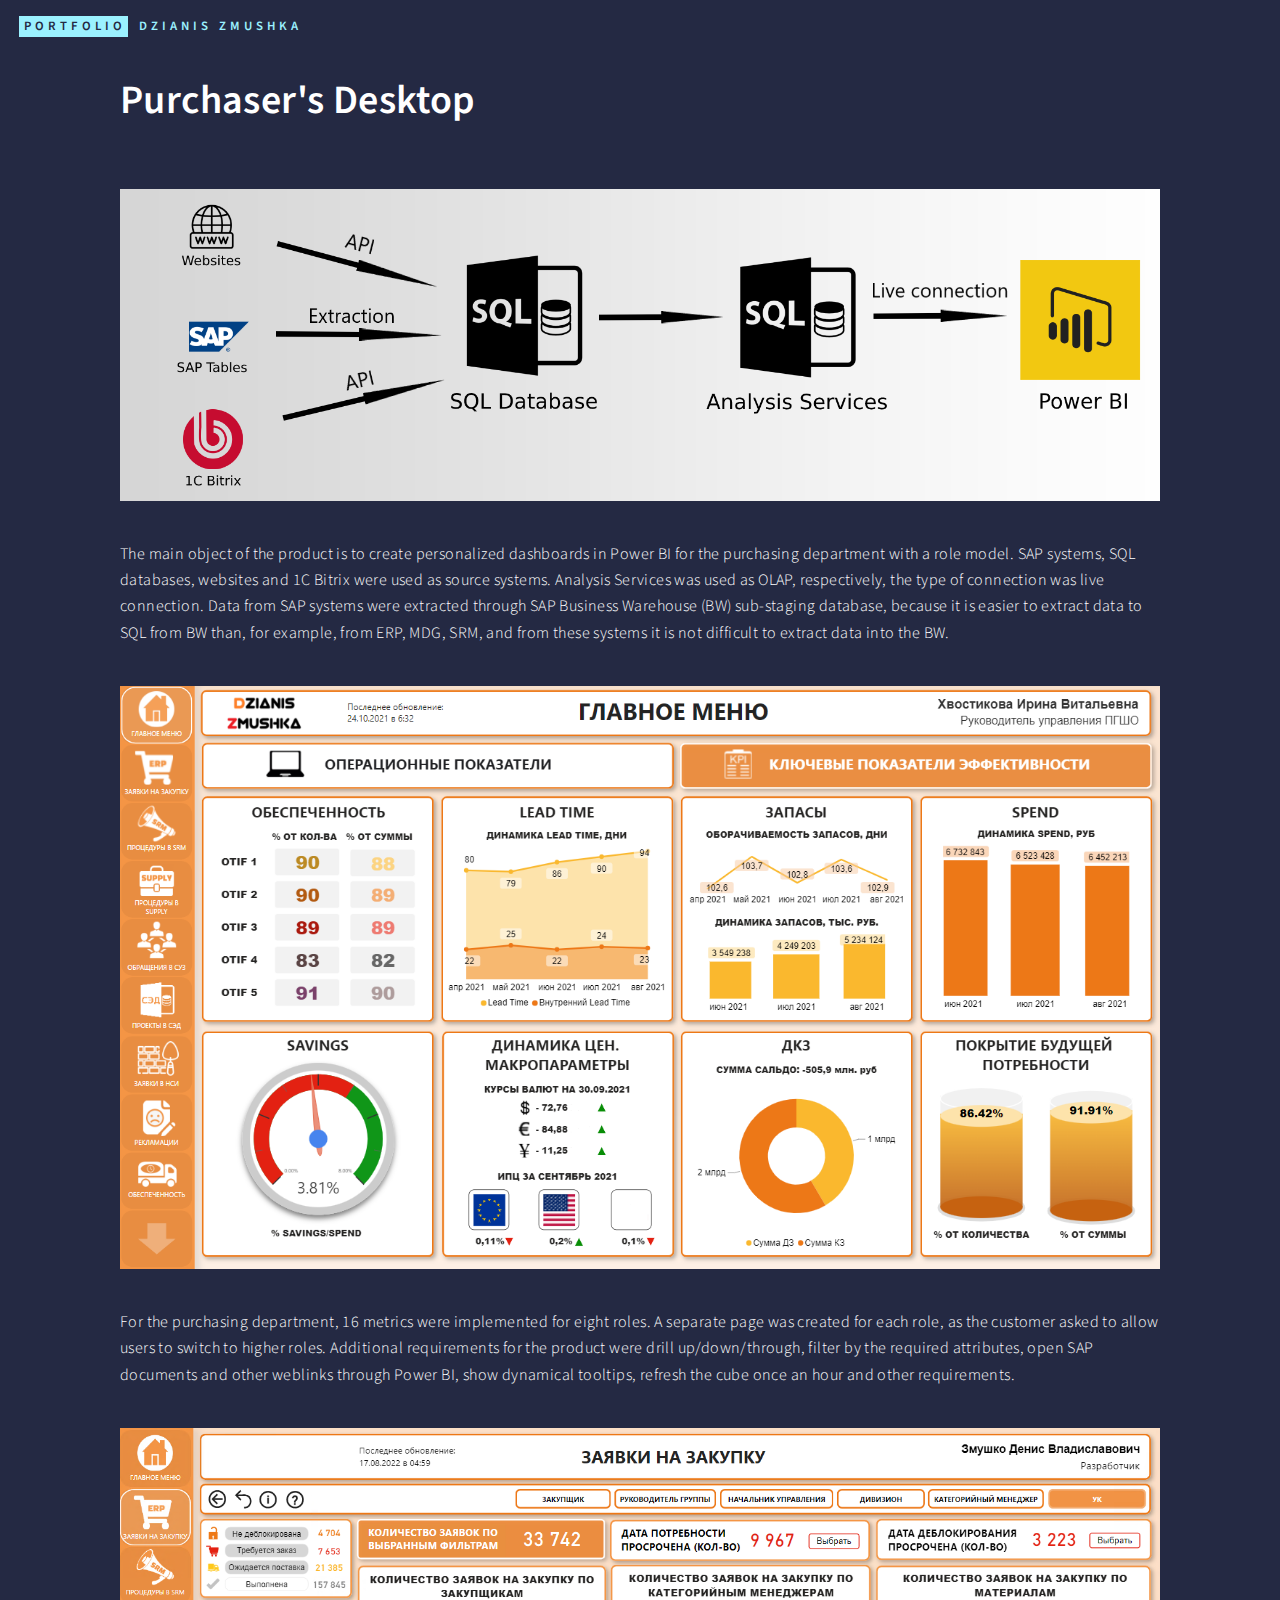
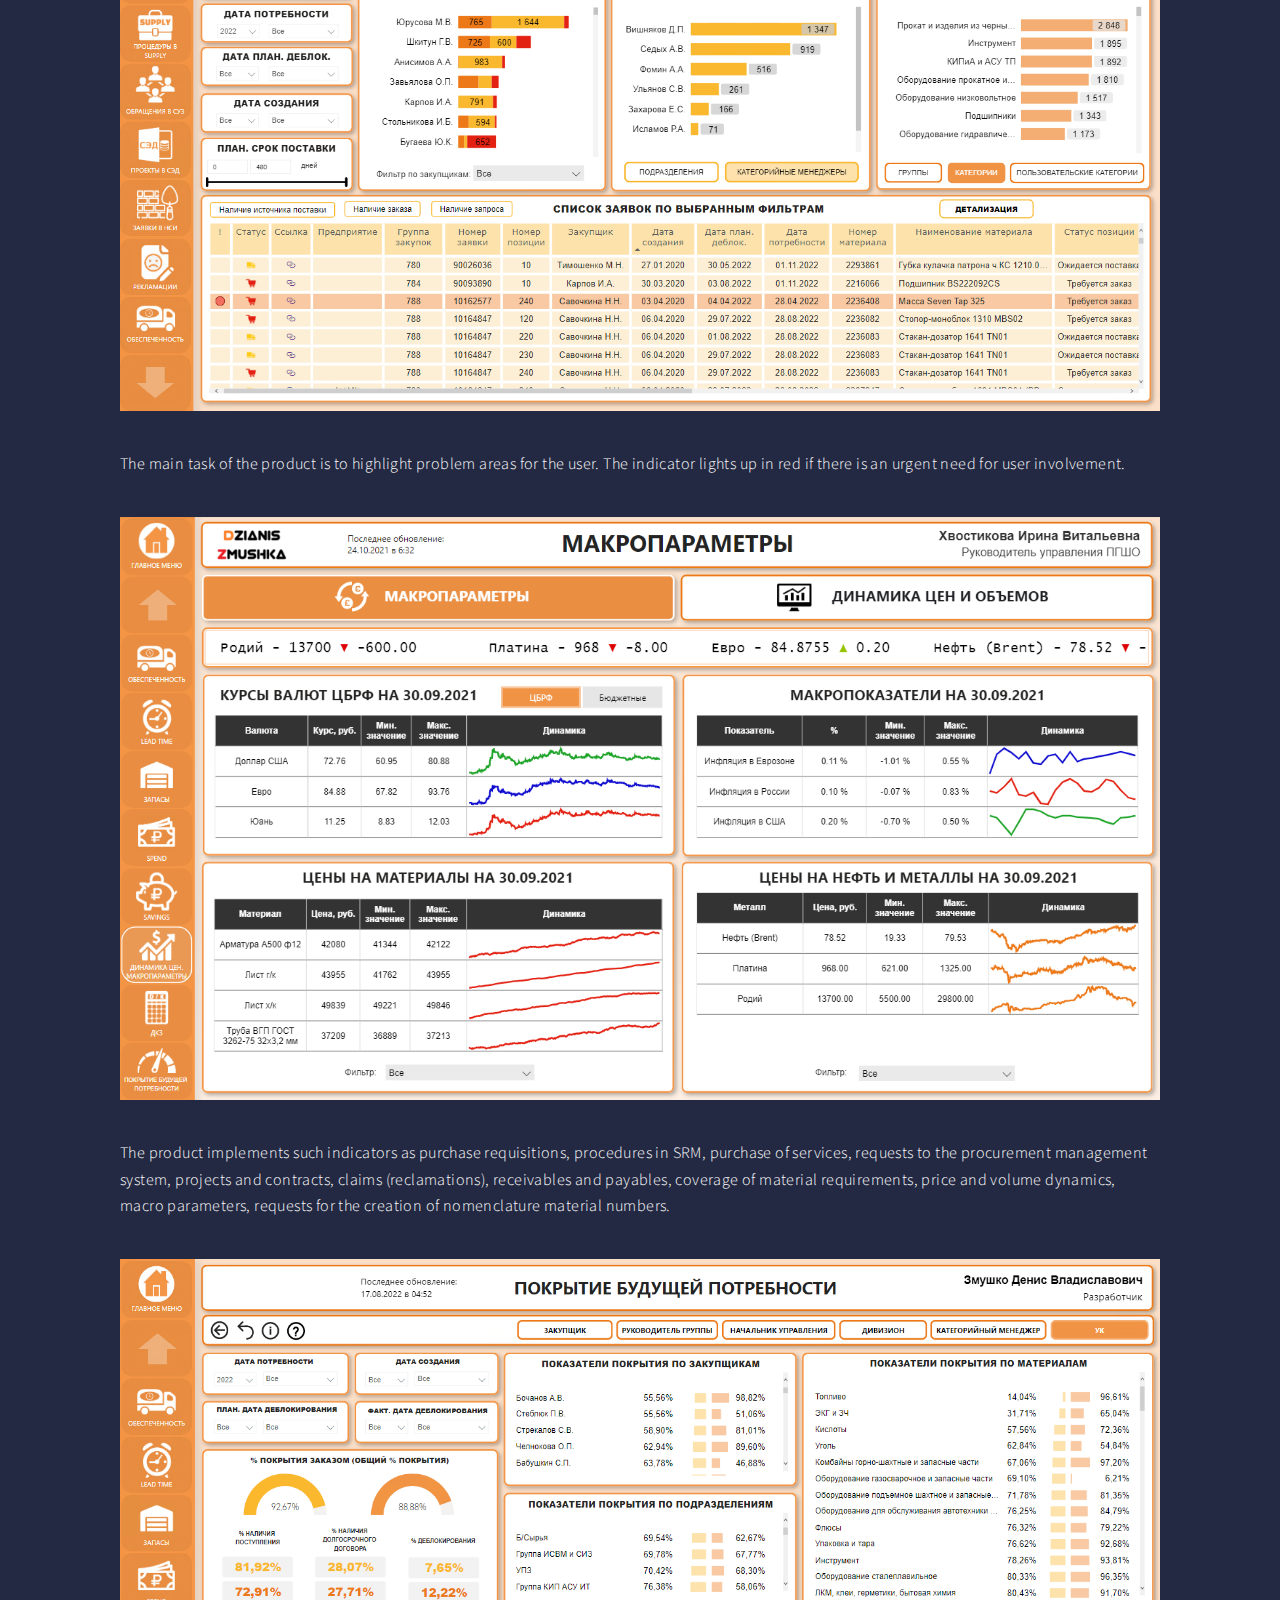
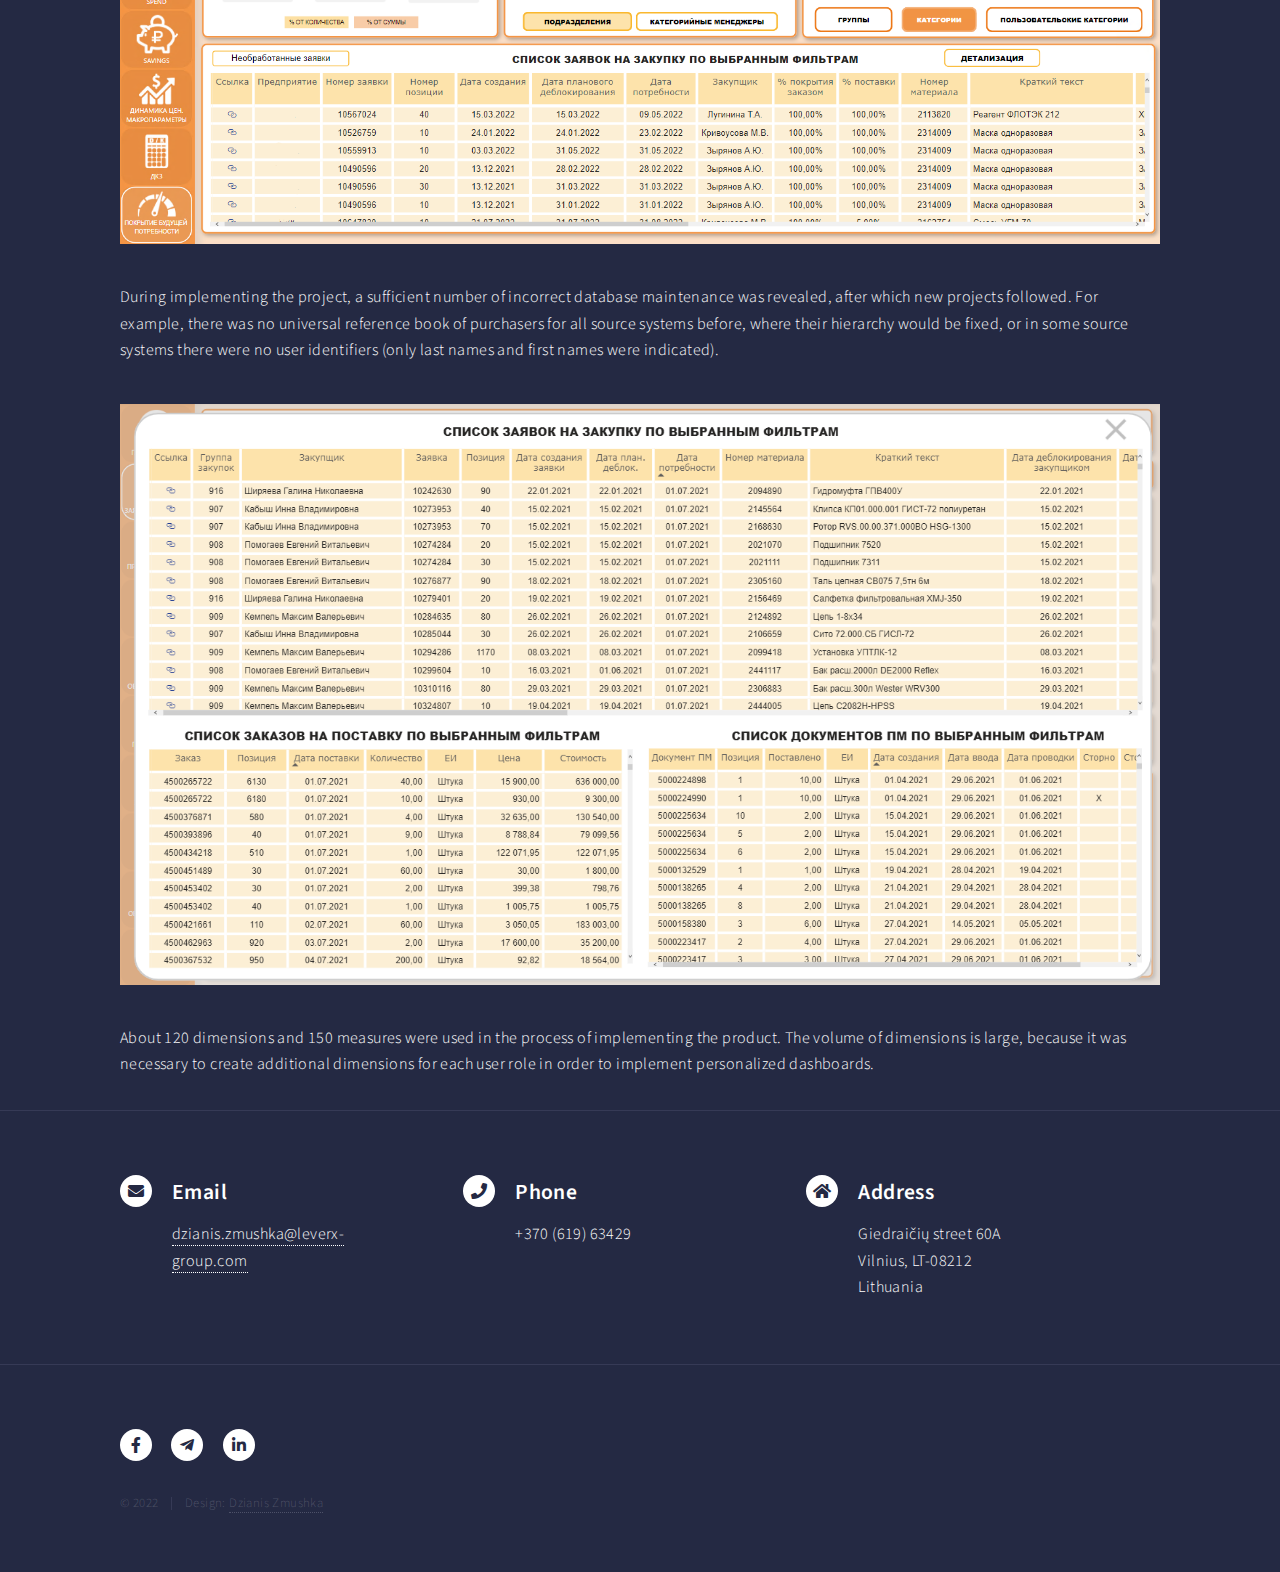
<file: purchase_dep_dekstop.html>
<!DOCTYPE HTML>
<!--
	Forty by HTML5 UP
	html5up.net | @ajlkn
	Free for personal and commercial use under the CCA 3.0 license (html5up.net/license)
-->
<html>
	<head>
		<title>Purchaser's Desktop</title>
		<meta charset="utf-8" />
		<meta name="viewport" content="width=device-width, initial-scale=1, user-scalable=no" />
		<link rel="stylesheet" href="assets/css/main.css" />
		<noscript><link rel="stylesheet" href="assets/css/noscript.css" /></noscript>
		<link rel="icon" href="icon.png">
	</head>
	<body class="is-preload">

		<!-- Wrapper -->
			<div id="wrapper">

				<!-- Header -->
				<header id="header" class="alt">
					<a href="index.html" class="logo"><strong>Portfolio</strong> <span>Dzianis Zmushka</span></a>

				</header>



				<!-- Main -->
					<div id="main" class="alt">

						<!-- One -->
							<section id="one">
								<div class="inner">
									<header class="major">
										<h1>Purchaser's Desktop</h1>
									</header>
									<span class="image main"><img src="images/desktop.png" alt="" /></span>
									<p>The main object of the product is to create personalized dashboards in Power BI for the purchasing department with a role model. SAP systems, SQL databases, websites and 1C Bitrix were used as source systems. Analysis Services was used as OLAP, respectively, the type of connection was live connection. Data from SAP systems were extracted through SAP Business Warehouse (BW) sub-staging database, because it is easier to extract data to SQL from BW than, for example, from ERP, MDG, SRM, and from these systems it is not difficult to extract data into the BW.</p>
									<span class="image main"><img src="images/desktop_2.png" alt="" /></span>
									<p>For the purchasing department, 16 metrics were implemented for eight roles. A separate page was created for each role, as the customer asked to allow users to switch to higher roles. Additional requirements for the product were drill up/down/through, filter by the required attributes, open SAP documents and other weblinks through Power BI, show dynamical tooltips, refresh the cube once an hour and other requirements.</p>
									<span class="image main"><img src="images/desktop_4.png" alt="" /></span>
									<p>The main task of the product is to highlight problem areas for the user. The indicator lights up in red if there is an urgent need for user involvement.</p>
									<span class="image main"><img src="images/desktop_3.png" alt="" /></span>
									<p>The product implements such indicators as purchase requisitions, procedures in SRM, purchase of services, requests to the procurement management system, projects and contracts, claims (reclamations), receivables and payables, coverage of material requirements, price and volume dynamics, macro parameters, requests for the creation of nomenclature material numbers.</p>
									<span class="image main"><img src="images/desktop_5.png" alt="" /></span>
									<p>During implementing the project, a sufficient number of incorrect database maintenance was revealed, after which new projects followed. For example, there was no universal reference book of purchasers for all source systems before, where their hierarchy would be fixed, or in some source systems there were no user identifiers (only last names and first names were indicated).</p>
									<span class="image main"><img src="images/desktop_6.png" alt="" /></span>
									<p>About 120 dimensions and 150 measures were used in the process of implementing the product. The volume of dimensions is large, because it was necessary to create additional dimensions for each user role in order to implement personalized dashboards.</p>
									</div>
							</section>

					</div>

				<!-- Contact -->
				<section id="contact">
					<div class="inner">

						<section>
							<div class="contact-method">
								<span class="icon solid alt fa-envelope"></span>
								<h3>Email</h3>
								<a href="mailto:dzianis.zmushka@leverx-group.com">dzianis.zmushka@leverx-group.com</a>
							</div>
						</section>
							
							<section>
								<div class="contact-method">
									<span class="icon solid alt fa-phone"></span>
									<h3>Phone</h3>
									<span>+370 (619) 63429</span>
								</div>
							</section>
							<section>
								<div class="contact-method">
									<span class="icon solid alt fa-home"></span>
									<h3>Address</h3>
									<span>Giedraičių street 60A<br />
									Vilnius, LT-08212<br />
									Lithuania</span>
								</div>
							</section>
					</div>
				</section>

			<!-- Footer -->
				<footer id="footer">
					<div class="inner">
						<ul class="icons">
							<li><a href="https://www.facebook.com/profile.php?id=100081033130166" target="_blank" class="icon brands alt fa-facebook-f"><span class="label">Facebook</span></a></li>
							<li><a href="https://t.me/dzianiszmushka" target="_blank" class="icon brands alt fa-telegram-plane"><span class="label">Telegram</span></a></li>
							<li><a href="https://www.linkedin.com/in/dzianis-zmushka-81173a18a/" target="_blank" class="icon brands alt fa-linkedin-in"><span class="label">LinkedIn</span></a></li>
						</ul>
						<ul class="copyright">
							<li>&copy; 2022</li><li>Design: <a href="https://www.linkedin.com/in/dzianis-zmushka-81173a18a/" target="_blank">Dzianis Zmushka</a></li>
						</ul>
					</div>
				</footer>

		</div>

		<!-- Scripts -->
			<script src="assets/js/jquery.min.js"></script>
			<script src="assets/js/jquery.scrolly.min.js"></script>
			<script src="assets/js/jquery.scrollex.min.js"></script>
			<script src="assets/js/browser.min.js"></script>
			<script src="assets/js/breakpoints.min.js"></script>
			<script src="assets/js/util.js"></script>
			<script src="assets/js/main.js"></script>

	</body>
</html>
</file>
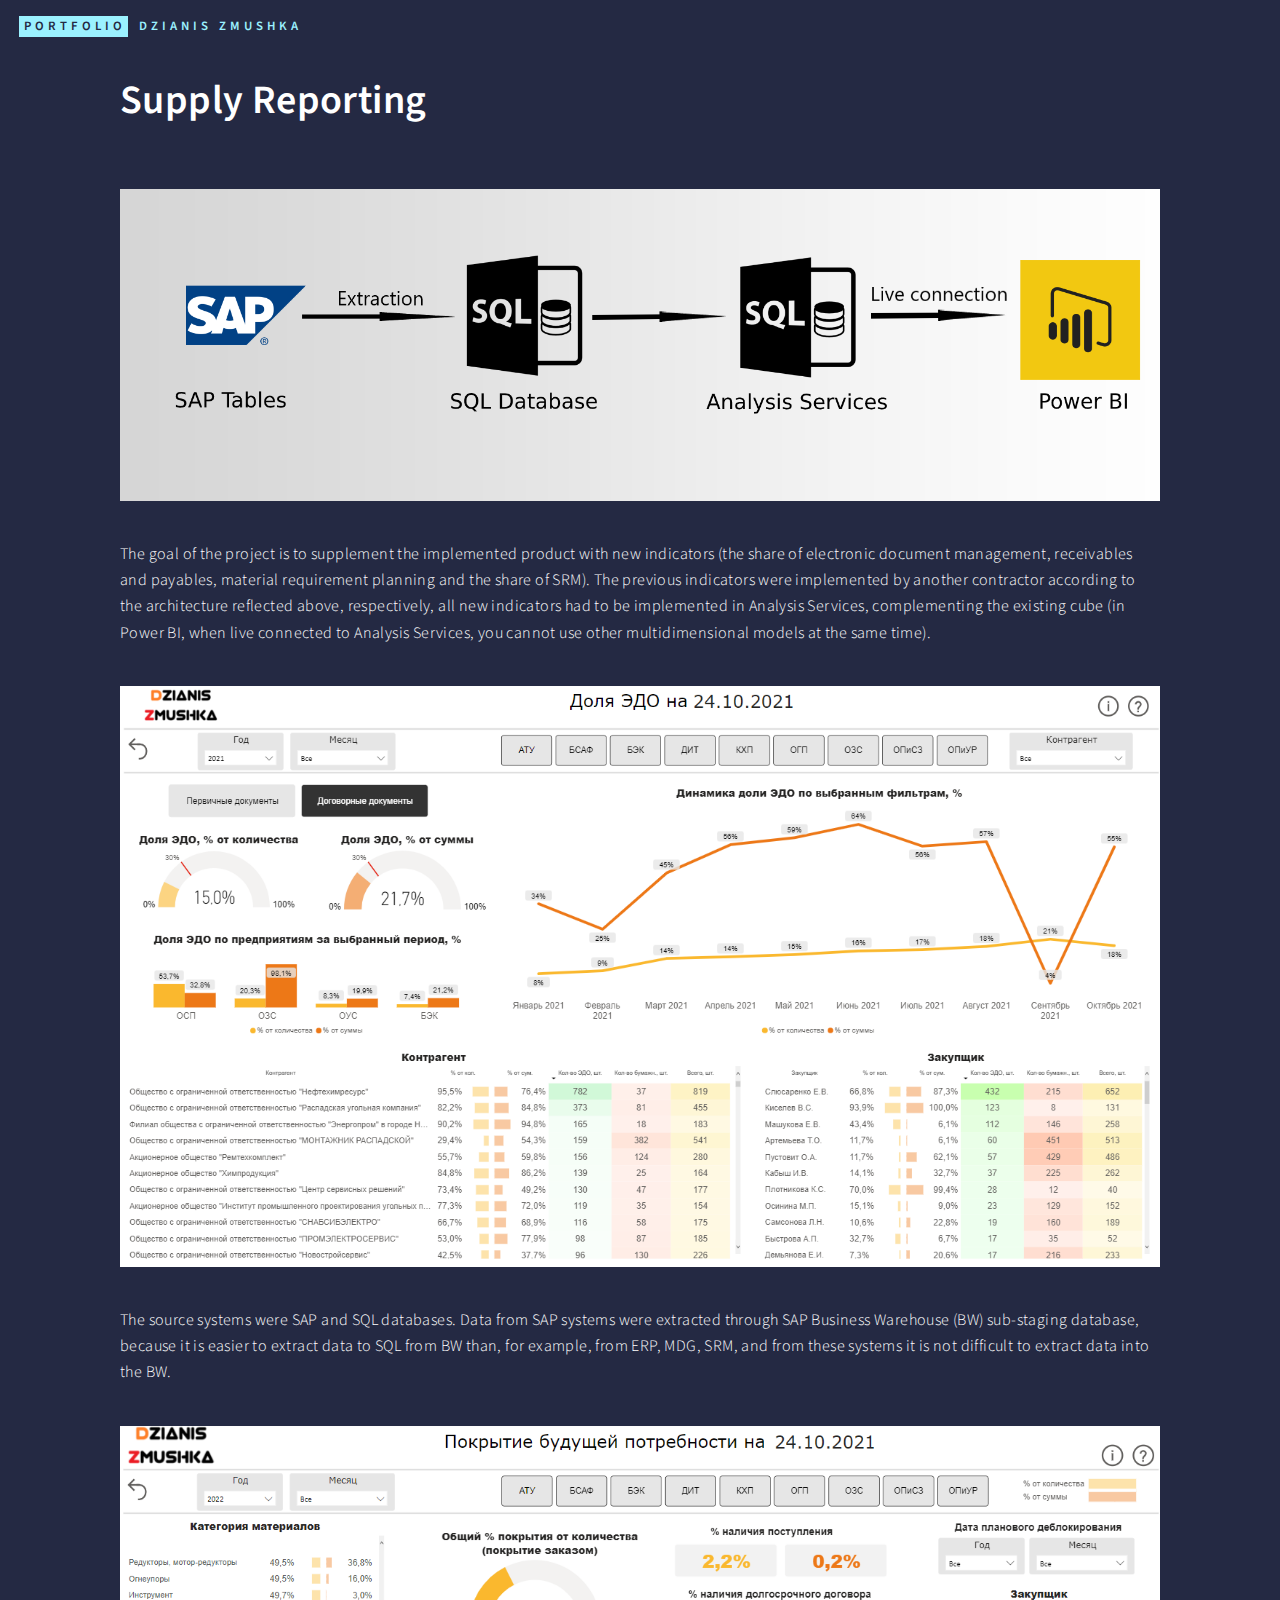
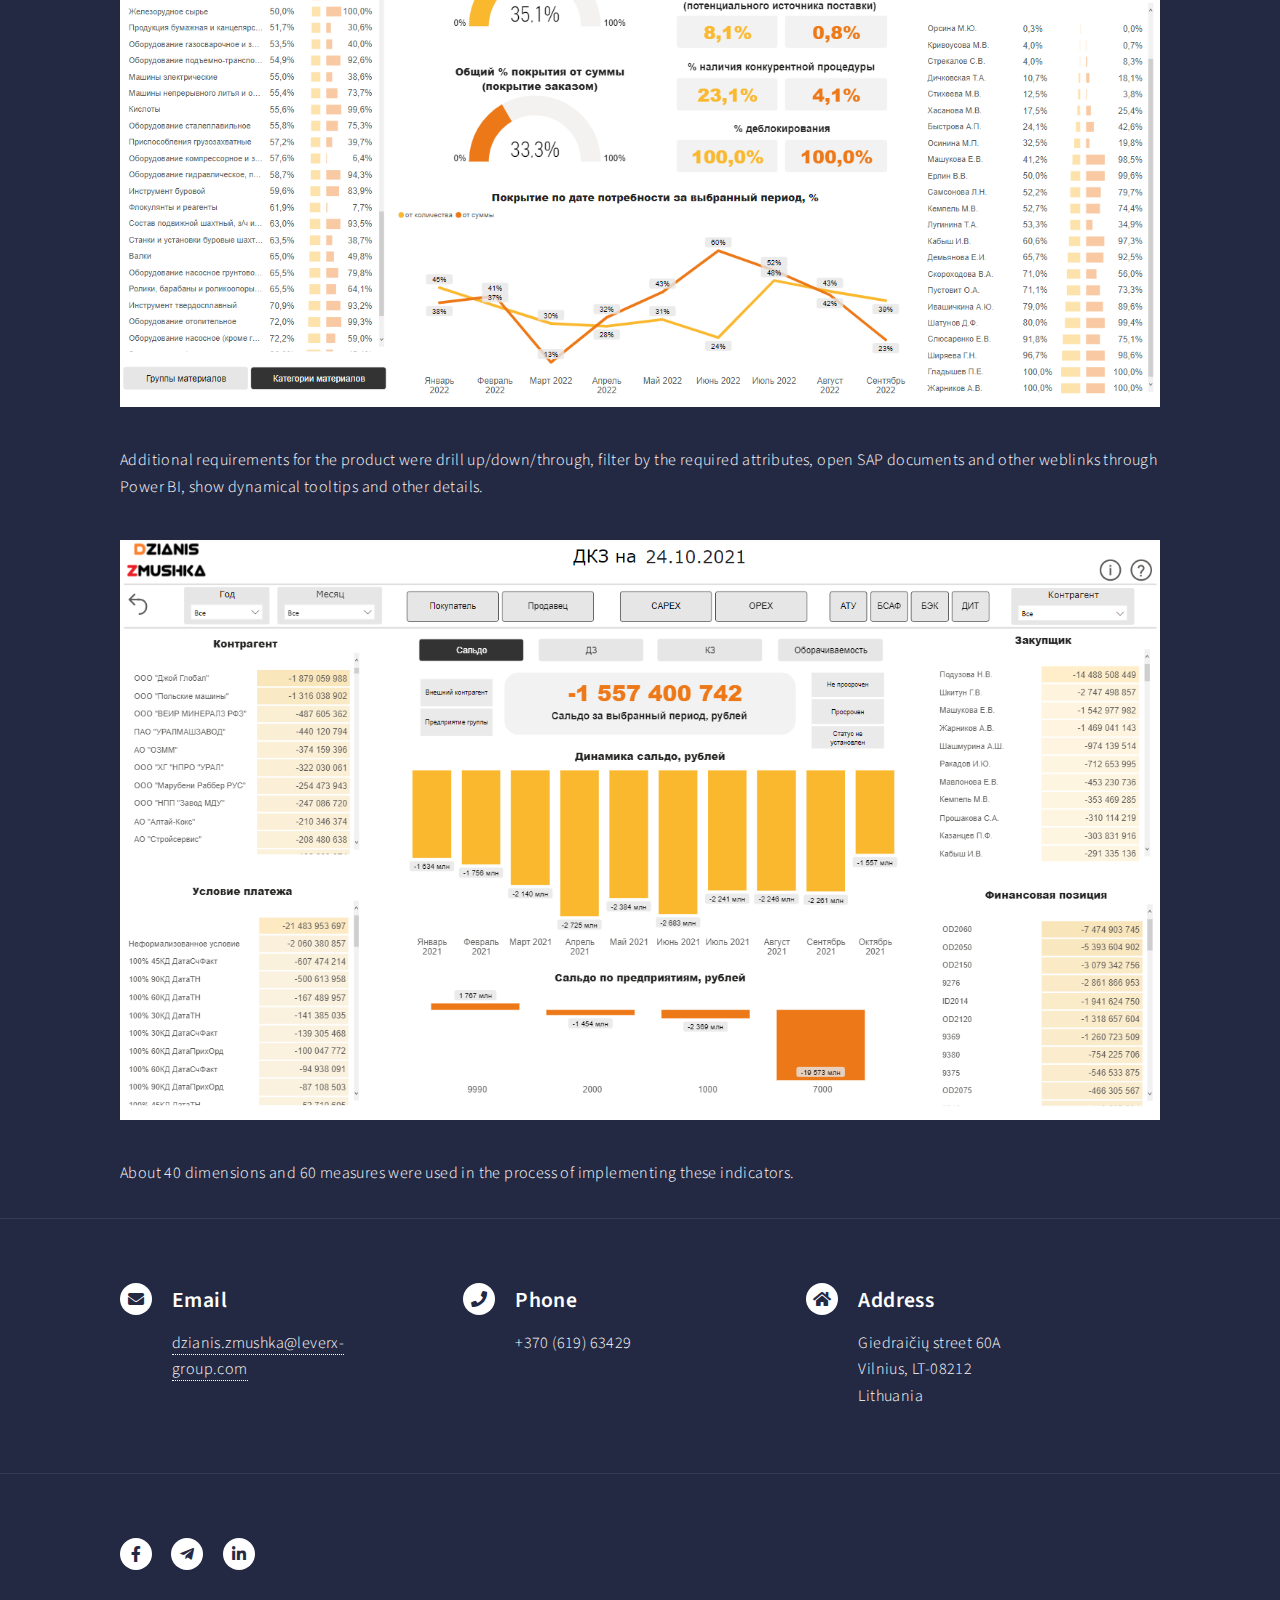
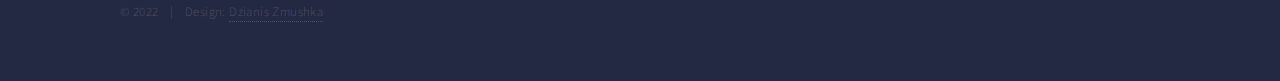
<file: purchase_dep_report.html>
<!DOCTYPE HTML>
<!--
	Forty by HTML5 UP
	html5up.net | @ajlkn
	Free for personal and commercial use under the CCA 3.0 license (html5up.net/license)
-->
<html>
	<head>
		<title>Supply reporting</title>
		<meta charset="utf-8" />
		<meta name="viewport" content="width=device-width, initial-scale=1, user-scalable=no" />
		<link rel="stylesheet" href="assets/css/main.css" />
		<noscript><link rel="stylesheet" href="assets/css/noscript.css" /></noscript>
		<link rel="icon" href="icon.png">
	</head>
	<body class="is-preload">

		<!-- Wrapper -->
			<div id="wrapper">

				<!-- Header -->
				<header id="header" class="alt">
					<a href="index.html" class="logo"><strong>Portfolio</strong> <span>Dzianis Zmushka</span></a>

				</header>



				<!-- Main -->
					<div id="main" class="alt">

						<!-- One -->
							<section id="one">
								<div class="inner">
									<header class="major">
										<h1>Supply Reporting</h1>
									</header>
									<span class="image main"><img src="images/purch_report.png" alt="" /></span>
									<p>The goal of the project is to supplement the implemented product with new indicators (the share of electronic document management, receivables and payables, material requirement planning and the share of SRM). The previous indicators were implemented by another contractor according to the architecture reflected above, respectively, all new indicators had to be implemented in Analysis Services, complementing the existing cube (in Power BI, when live connected to Analysis Services, you cannot use other multidimensional models at the same time).</p>
									<span class="image main"><img src="images/purch_report_2.png" alt="" /></span>
									<p>The source systems were SAP and SQL databases. Data from SAP systems were extracted through SAP Business Warehouse (BW) sub-staging database, because it is easier to extract data to SQL from BW than, for example, from ERP, MDG, SRM, and from these systems it is not difficult to extract data into the BW.</p>
									<span class="image main"><img src="images/purch_report_3.png" alt="" /></span>
									<p>Additional requirements for the product were drill up/down/through, filter by the required attributes, open SAP documents and other weblinks through Power BI, show dynamical tooltips and other details.</p>
									<span class="image main"><img src="images/purch_report_4.png" alt="" /></span>
									<p>About 40 dimensions and 60 measures were used in the process of implementing these indicators.</p>
								</div>
							</section>

					</div>

				<!-- Contact -->
				<section id="contact">
					<div class="inner">

						<section>
							<div class="contact-method">
								<span class="icon solid alt fa-envelope"></span>
								<h3>Email</h3>
								<a href="mailto:dzianis.zmushka@leverx-group.com">dzianis.zmushka@leverx-group.com</a>
							</div>
						</section>
							
							<section>
								<div class="contact-method">
									<span class="icon solid alt fa-phone"></span>
									<h3>Phone</h3>
									<span>+370 (619) 63429</span>
								</div>
							</section>
							<section>
								<div class="contact-method">
									<span class="icon solid alt fa-home"></span>
									<h3>Address</h3>
									<span>Giedraičių street 60A<br />
									Vilnius, LT-08212<br />
									Lithuania</span>
								</div>
							</section>
					</div>
				</section>

			<!-- Footer -->
				<footer id="footer">
					<div class="inner">
						<ul class="icons">
							<li><a href="https://www.facebook.com/profile.php?id=100081033130166" target="_blank" class="icon brands alt fa-facebook-f"><span class="label">Facebook</span></a></li>
							<li><a href="https://t.me/dzianiszmushka" target="_blank" class="icon brands alt fa-telegram-plane"><span class="label">Telegram</span></a></li>
							<li><a href="https://www.linkedin.com/in/dzianis-zmushka-81173a18a/" target="_blank" class="icon brands alt fa-linkedin-in"><span class="label">LinkedIn</span></a></li>
						</ul>
						<ul class="copyright">
							<li>&copy; 2022</li><li>Design: <a href="https://www.linkedin.com/in/dzianis-zmushka-81173a18a/" target="_blank">Dzianis Zmushka</a></li>
						</ul>
					</div>
				</footer>

		</div>

		<!-- Scripts -->
			<script src="assets/js/jquery.min.js"></script>
			<script src="assets/js/jquery.scrolly.min.js"></script>
			<script src="assets/js/jquery.scrollex.min.js"></script>
			<script src="assets/js/browser.min.js"></script>
			<script src="assets/js/breakpoints.min.js"></script>
			<script src="assets/js/util.js"></script>
			<script src="assets/js/main.js"></script>

	</body>
</html>
</file>
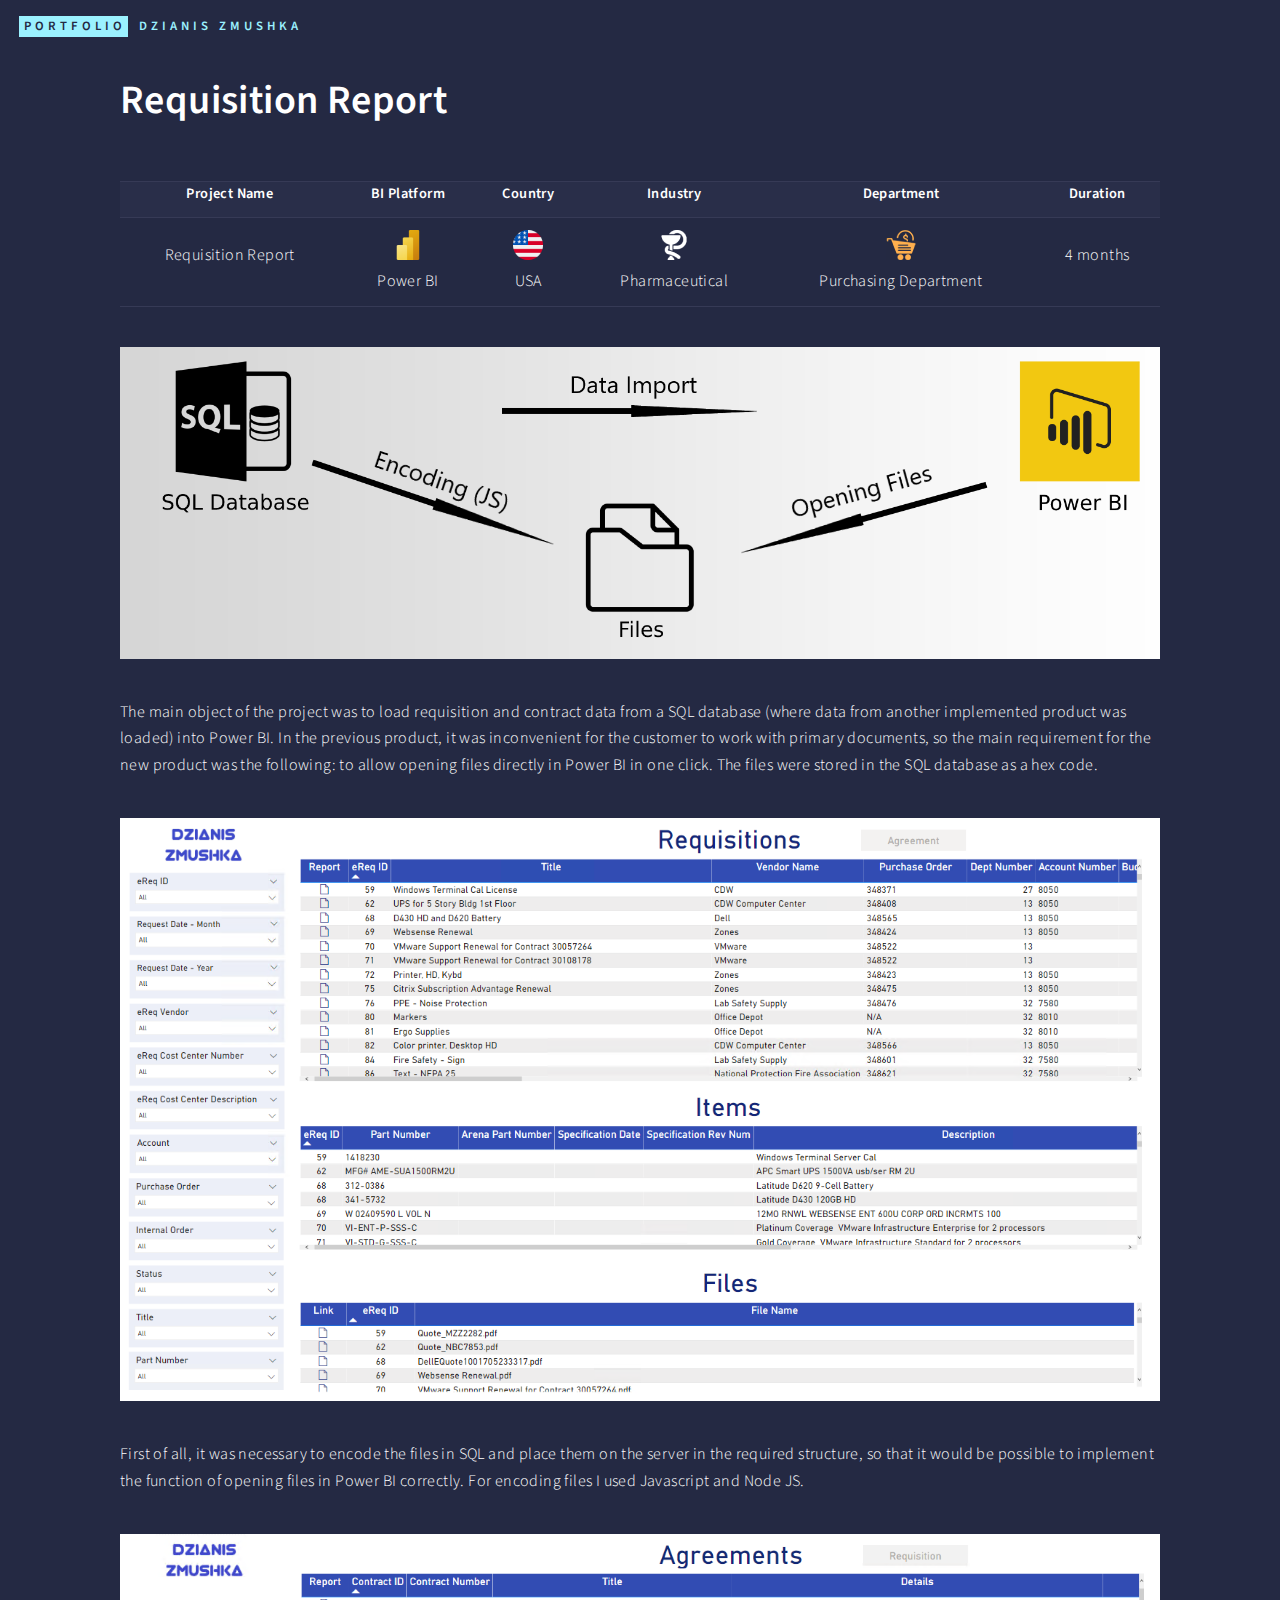
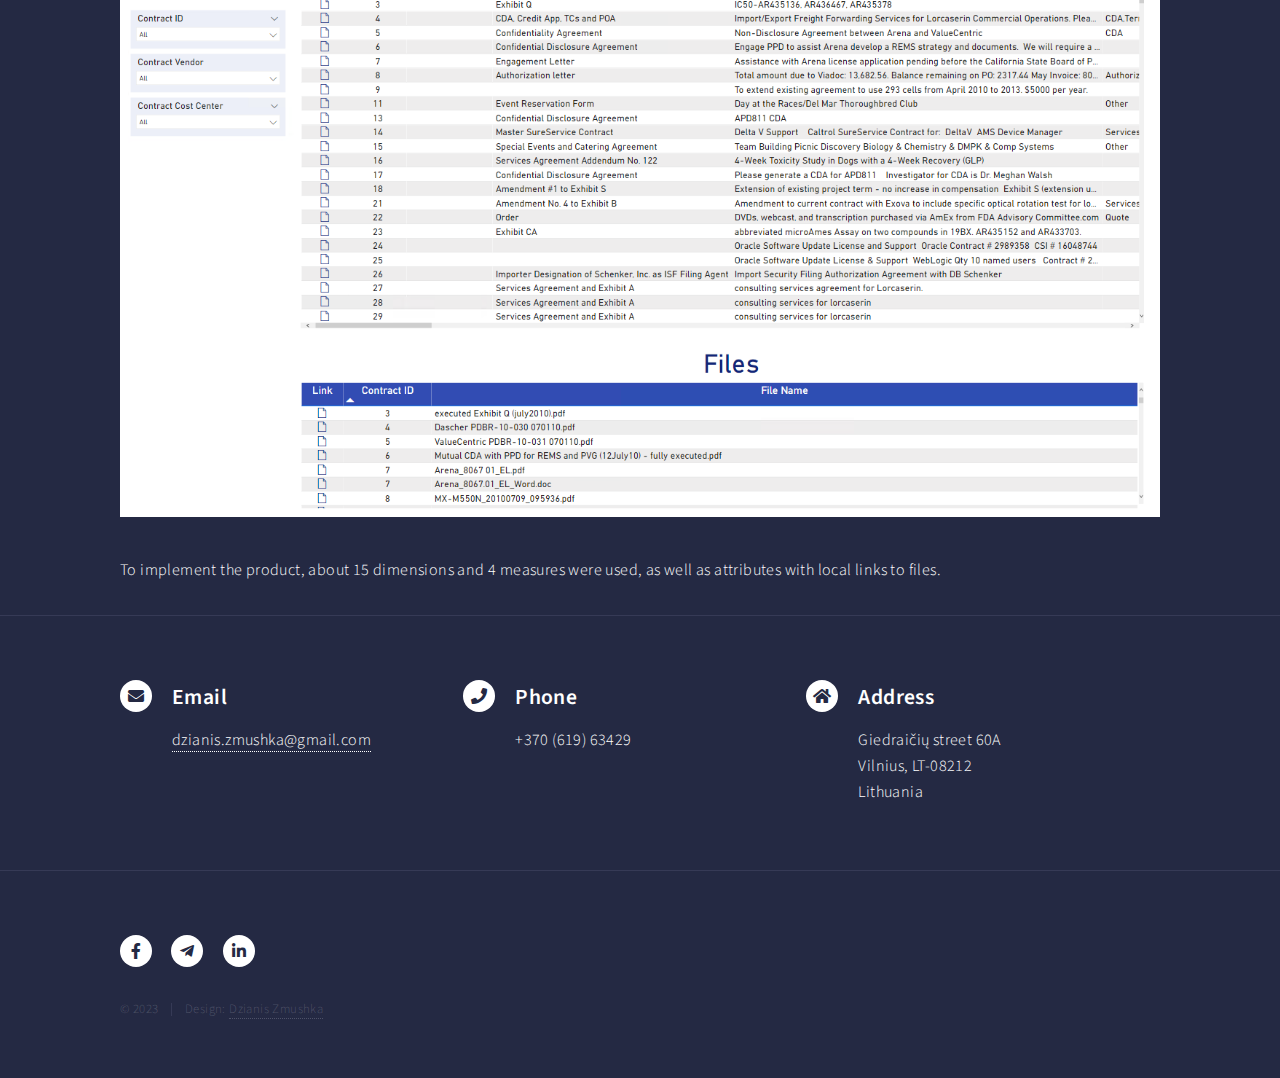
<file: requisition_report.html>
<!DOCTYPE HTML>
<!--
	Forty by HTML5 UP
	html5up.net | @ajlkn
	Free for personal and commercial use under the CCA 3.0 license (html5up.net/license)
-->
<html>
	<head>
		<title>Requisition Report</title>
		<meta charset="utf-8" />
		<meta name="viewport" content="width=device-width, initial-scale=1, user-scalable=no" />
		<link rel="stylesheet" href="assets/css/main.css" />
		<noscript><link rel="stylesheet" href="assets/css/noscript.css" /></noscript>
		<link rel="icon" href="icon.png">
	</head>
	<body class="is-preload">

		<!-- Wrapper -->
			<div id="wrapper">

				<!-- Header -->
				<header id="header" class="alt">
					<a href="index.html" class="logo"><strong>Portfolio</strong> <span>Dzianis Zmushka</span></a>

				</header>


				<!-- Main -->
					<div id="main" class="alt">

						<!-- One -->
							<section id="one">
								<div class="inner">
									<header class="major">
										<h1>Requisition Report</h1>
									</header>
									<table style='text-align:center; vertical-align:middle'>
										<tr><th style='text-align:center; vertical-align:middle'>Project Name</th><th style='text-align:center; vertical-align:middle'>BI Platform</th><th style='text-align:center; vertical-align:middle'>Country</th><th style='text-align:center; vertical-align:middle'>Industry</th><th style='text-align:center; vertical-align:middle'>Department</th><th style='text-align:center; vertical-align:middle'>Duration</th></tr> <!--ряд с ячейками заголовков-->
										<tr><td>Requisition Report</td><td><img src="images/pbi.png" alt=""/><br>Power BI</td><td><img src="images/usa.png" alt=""/><br>USA</td><td><img src="images/pharm.png" alt=""/><br>Pharmaceutical</td><td><img src="images/purchase.png" alt=""/><br>Purchasing Department</td><td>4 months</td></tr>
									</table>
									<span class="image main"><img src="images/requisition.png" alt="" /></span>
									<p>The main object of the project was to load requisition and contract data from a SQL database (where data from another implemented product was loaded) into Power BI. In the previous product, it was inconvenient for the customer to work with primary documents, so the main requirement for the new product was the following: to allow opening files directly in Power BI in one click. The files were stored in the SQL database as a hex code.</p>
									<span class="image main"><img src="images/requisition_2.png" alt="" /></span>
									<p>First of all, it was necessary to encode the files in SQL and place them on the server in the required structure, so that it would be possible to implement the function of opening files in Power BI correctly. For encoding files I used Javascript and Node JS.</p>
									<span class="image main"><img src="images/requisition_3.png" alt="" /></span>
									<p>To implement the product, about 15 dimensions and 4 measures were used, as well as attributes with local links to files.</p>
								</div>
							</section>

					</div>

				<!-- Contact -->
				<section id="contact">
					<div class="inner">

						<section>
							<div class="contact-method">
								<span class="icon solid alt fa-envelope"></span>
								<h3>Email</h3>
								<a href="mailto:dzianis.zmushka@leverx-group.com">dzianis.zmushka@gmail.com</a>
							</div>
						</section>
							
							<section>
								<div class="contact-method">
									<span class="icon solid alt fa-phone"></span>
									<h3>Phone</h3>
									<span>+370 (619) 63429</span>
								</div>
							</section>
							<section>
								<div class="contact-method">
									<span class="icon solid alt fa-home"></span>
									<h3>Address</h3>
									<span>Giedraičių street 60A<br />
									Vilnius, LT-08212<br />
									Lithuania</span>
								</div>
							</section>
					</div>
				</section>

			<!-- Footer -->
				<footer id="footer">
					<div class="inner">
						<ul class="icons">
							<li><a href="https://www.facebook.com/profile.php?id=100081033130166" target="_blank" class="icon brands alt fa-facebook-f"><span class="label">Facebook</span></a></li>
							<li><a href="https://t.me/dzianiszmushka" target="_blank" class="icon brands alt fa-telegram-plane"><span class="label">Telegram</span></a></li>
							<li><a href="https://www.linkedin.com/in/dzianis-zmushka-81173a18a/" target="_blank" class="icon brands alt fa-linkedin-in"><span class="label">LinkedIn</span></a></li>
						</ul>
						<ul class="copyright">
							<li>&copy; 2023</li><li>Design: <a href="https://www.linkedin.com/in/dzianis-zmushka-81173a18a/" target="_blank">Dzianis Zmushka</a></li>
						</ul>
					</div>
				</footer>

		</div>

		<!-- Scripts -->
			<script src="assets/js/jquery.min.js"></script>
			<script src="assets/js/jquery.scrolly.min.js"></script>
			<script src="assets/js/jquery.scrollex.min.js"></script>
			<script src="assets/js/browser.min.js"></script>
			<script src="assets/js/breakpoints.min.js"></script>
			<script src="assets/js/util.js"></script>
			<script src="assets/js/main.js"></script>

	</body>
</html>
</file>
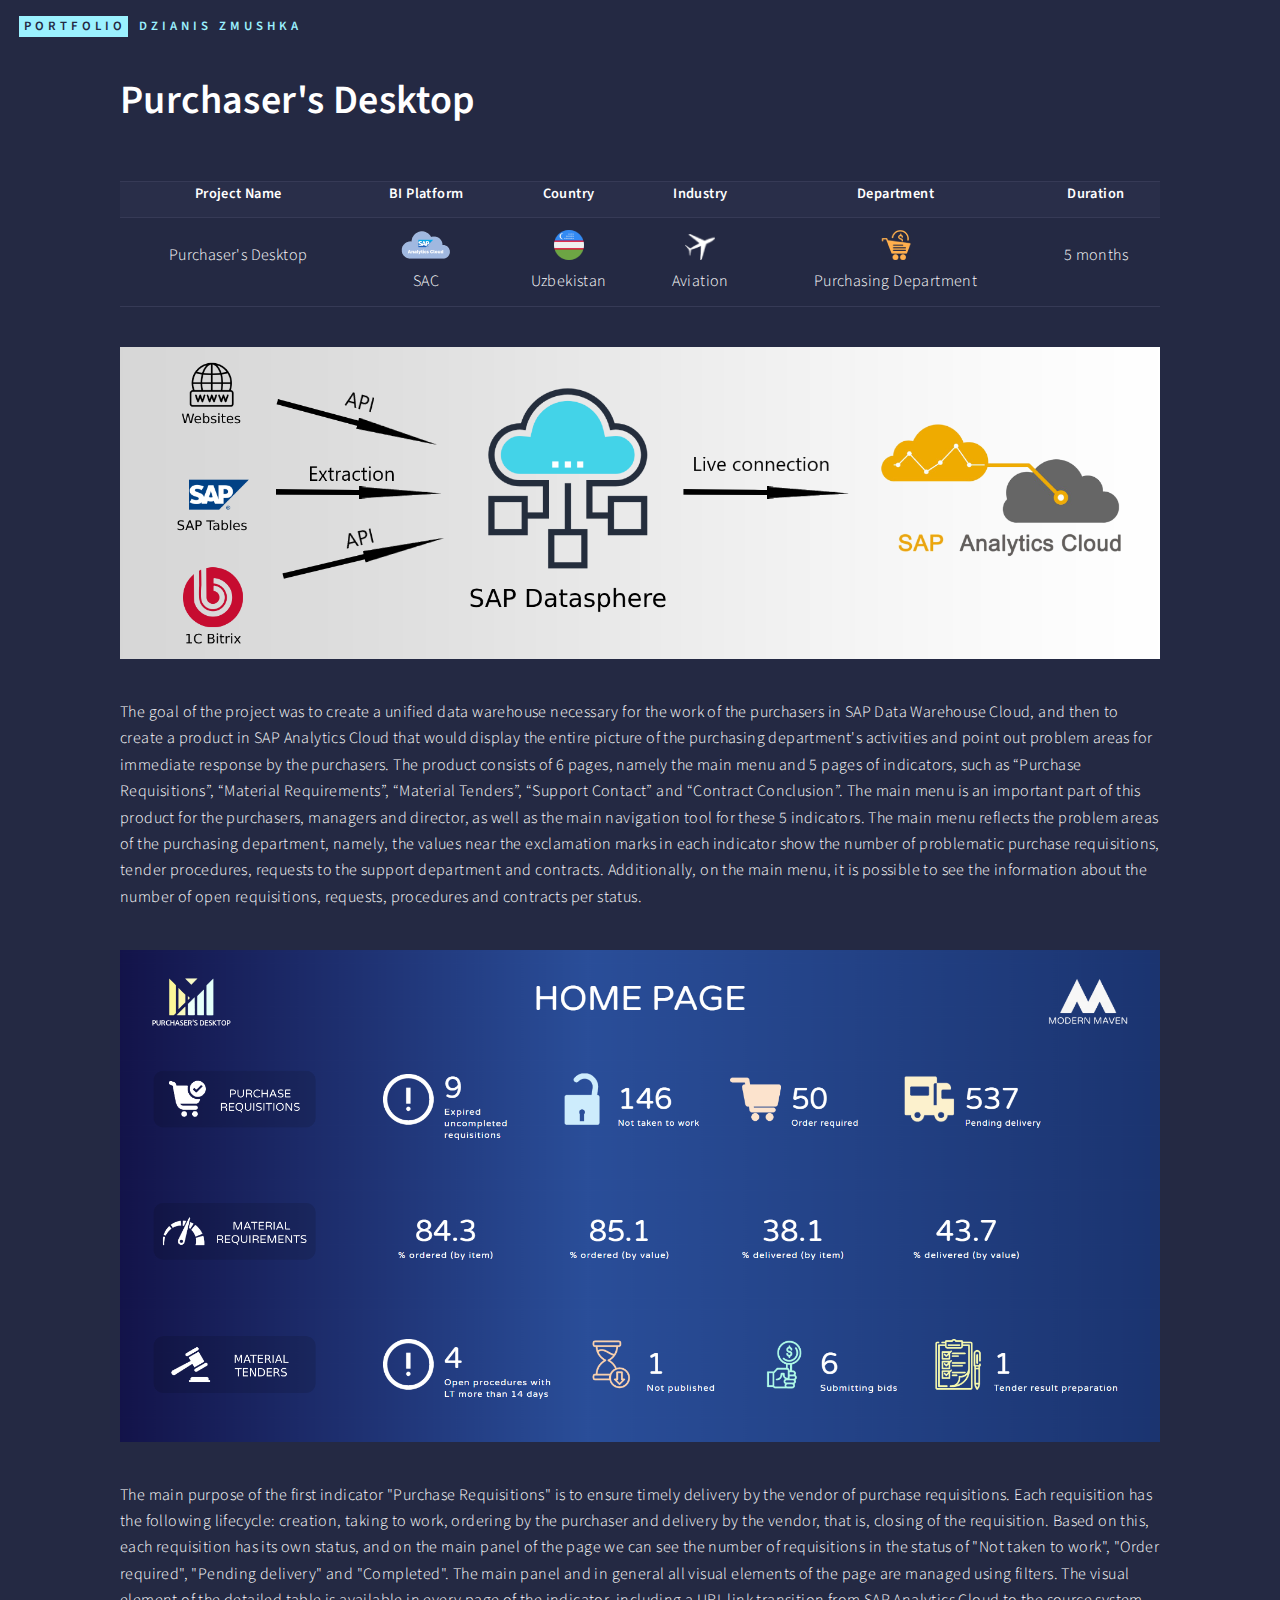
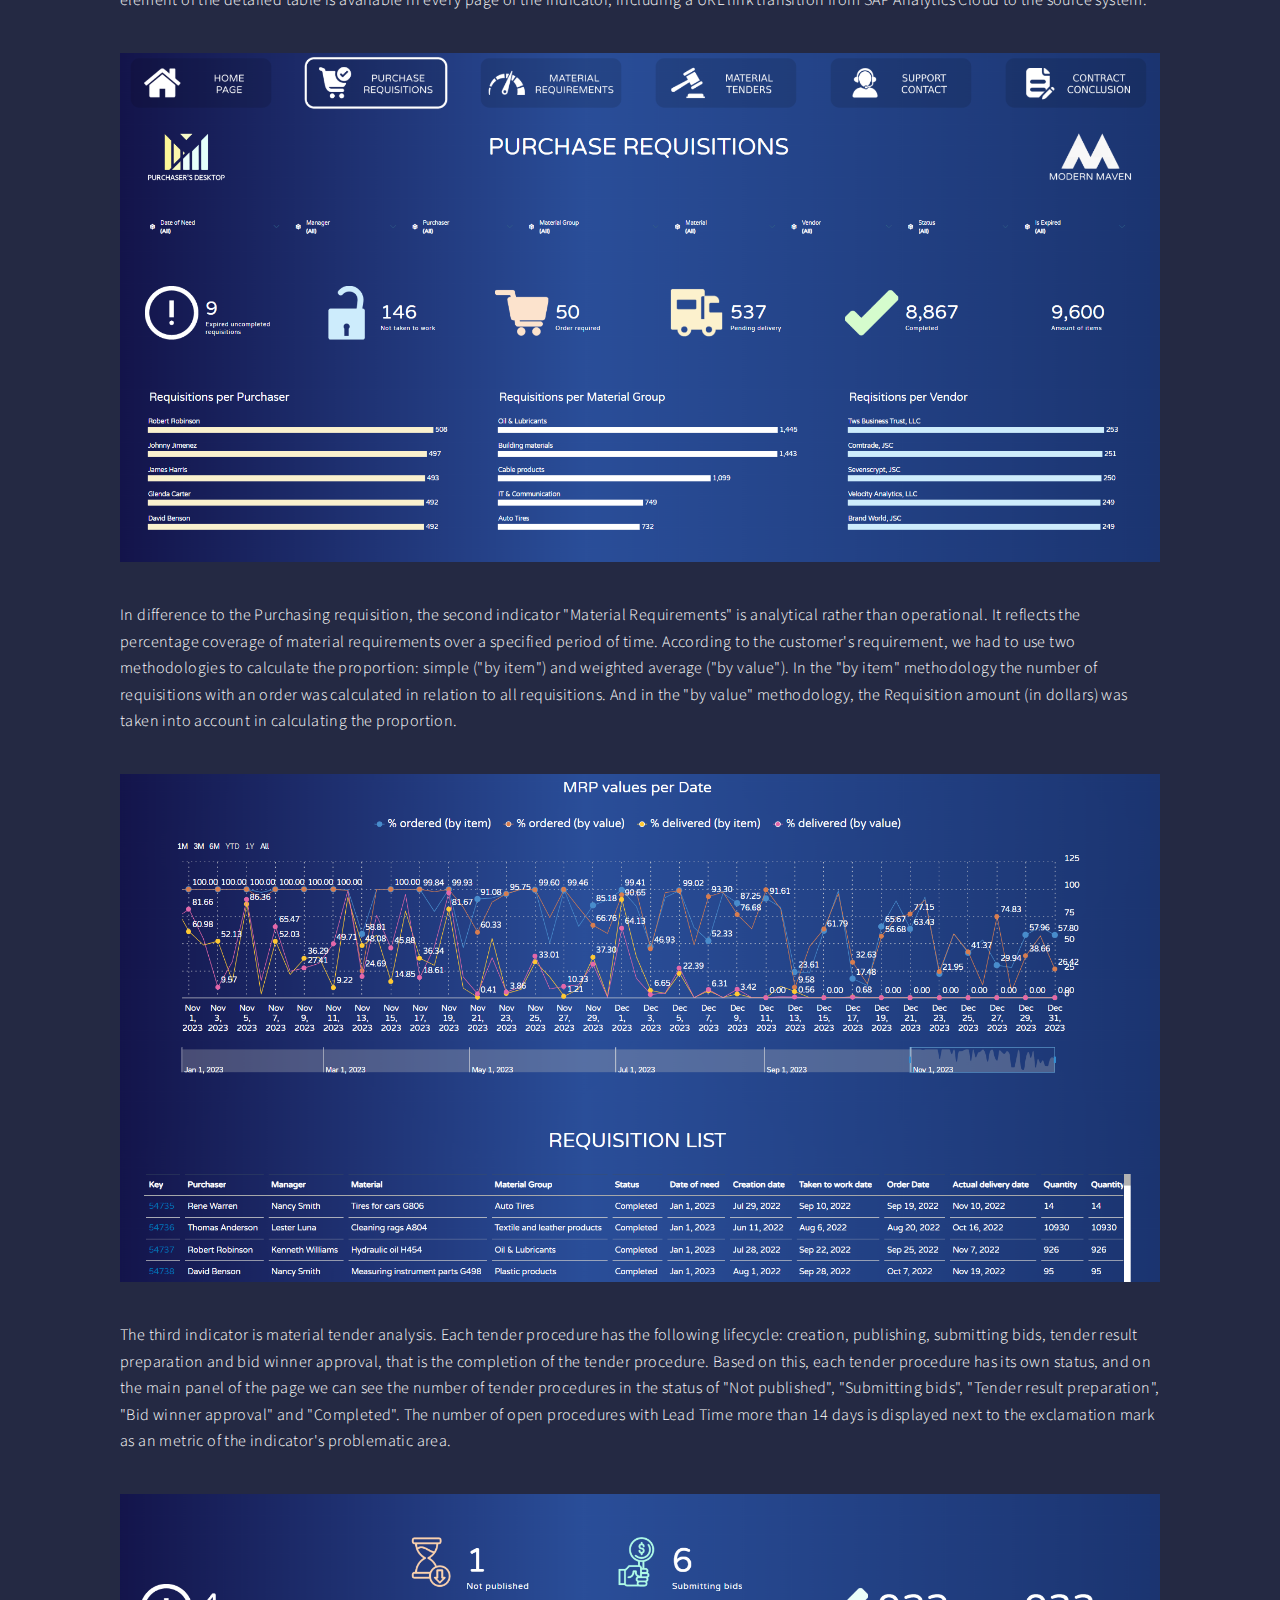
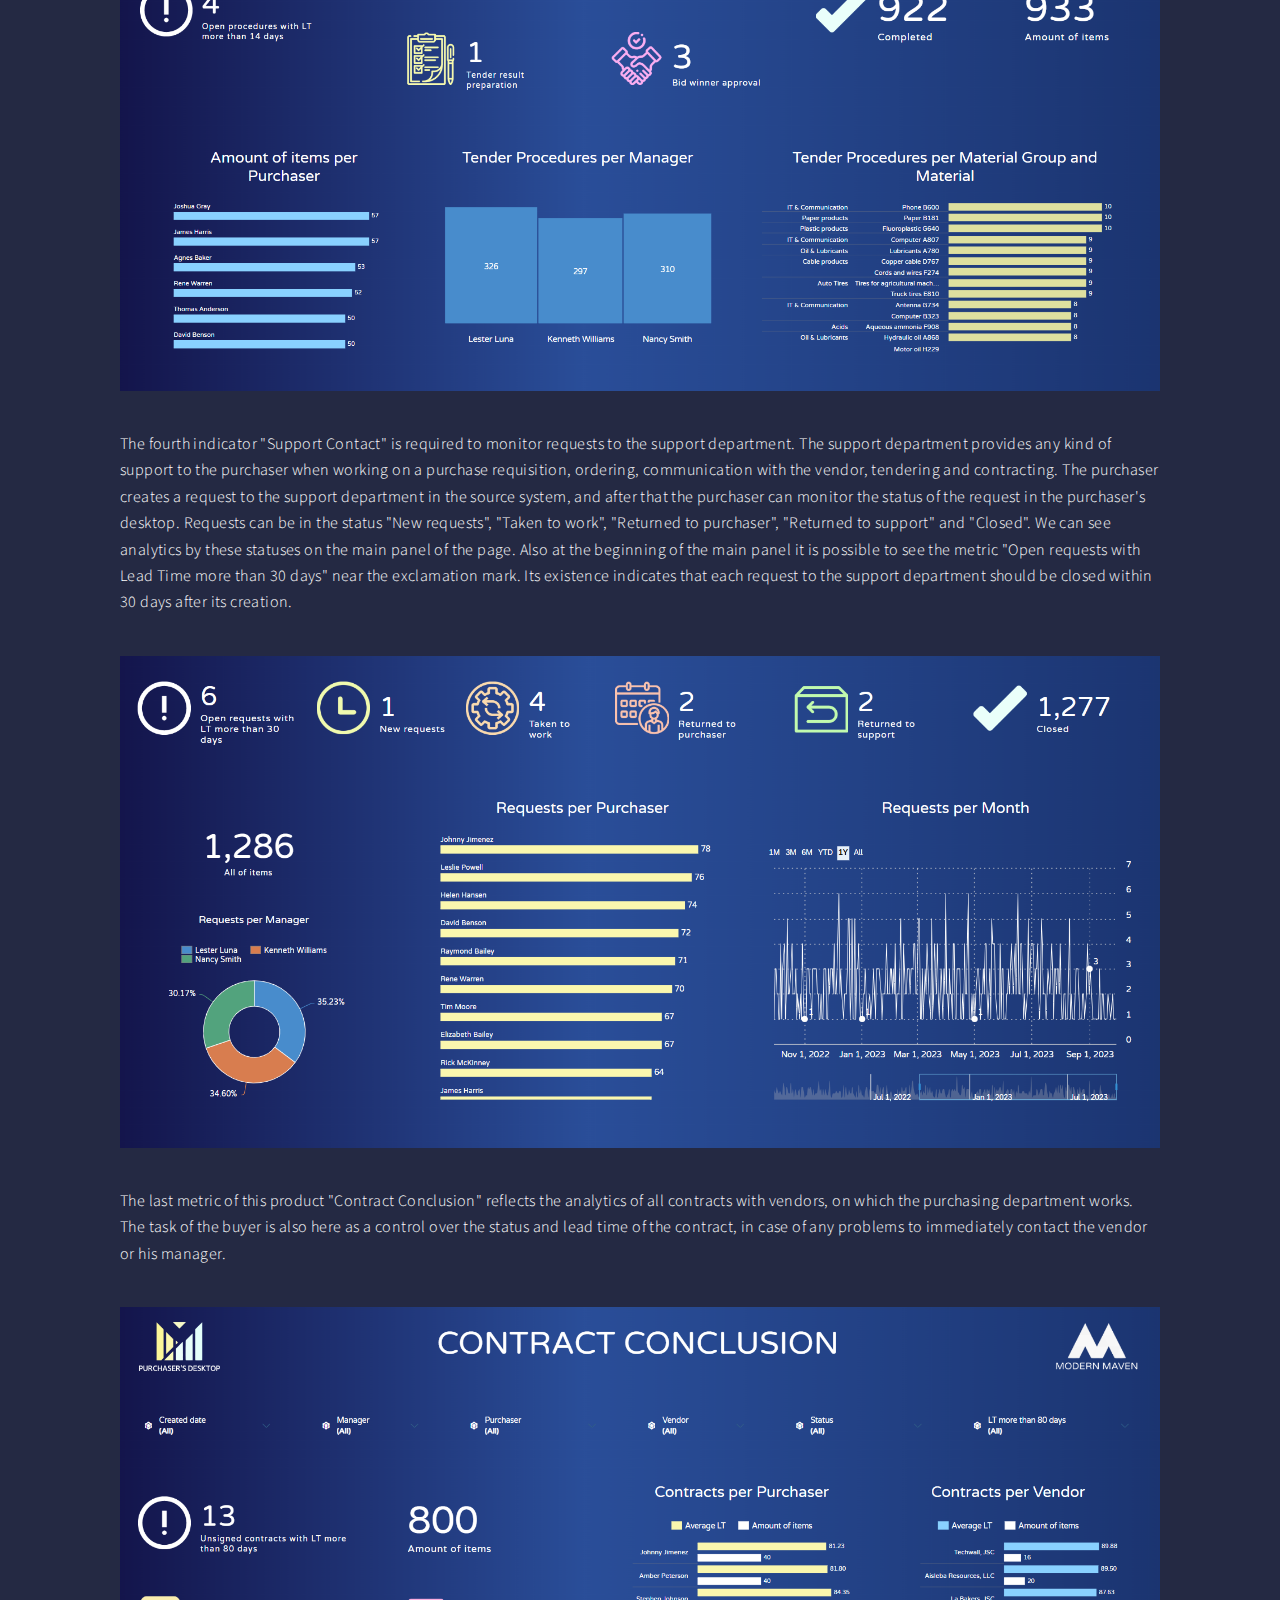
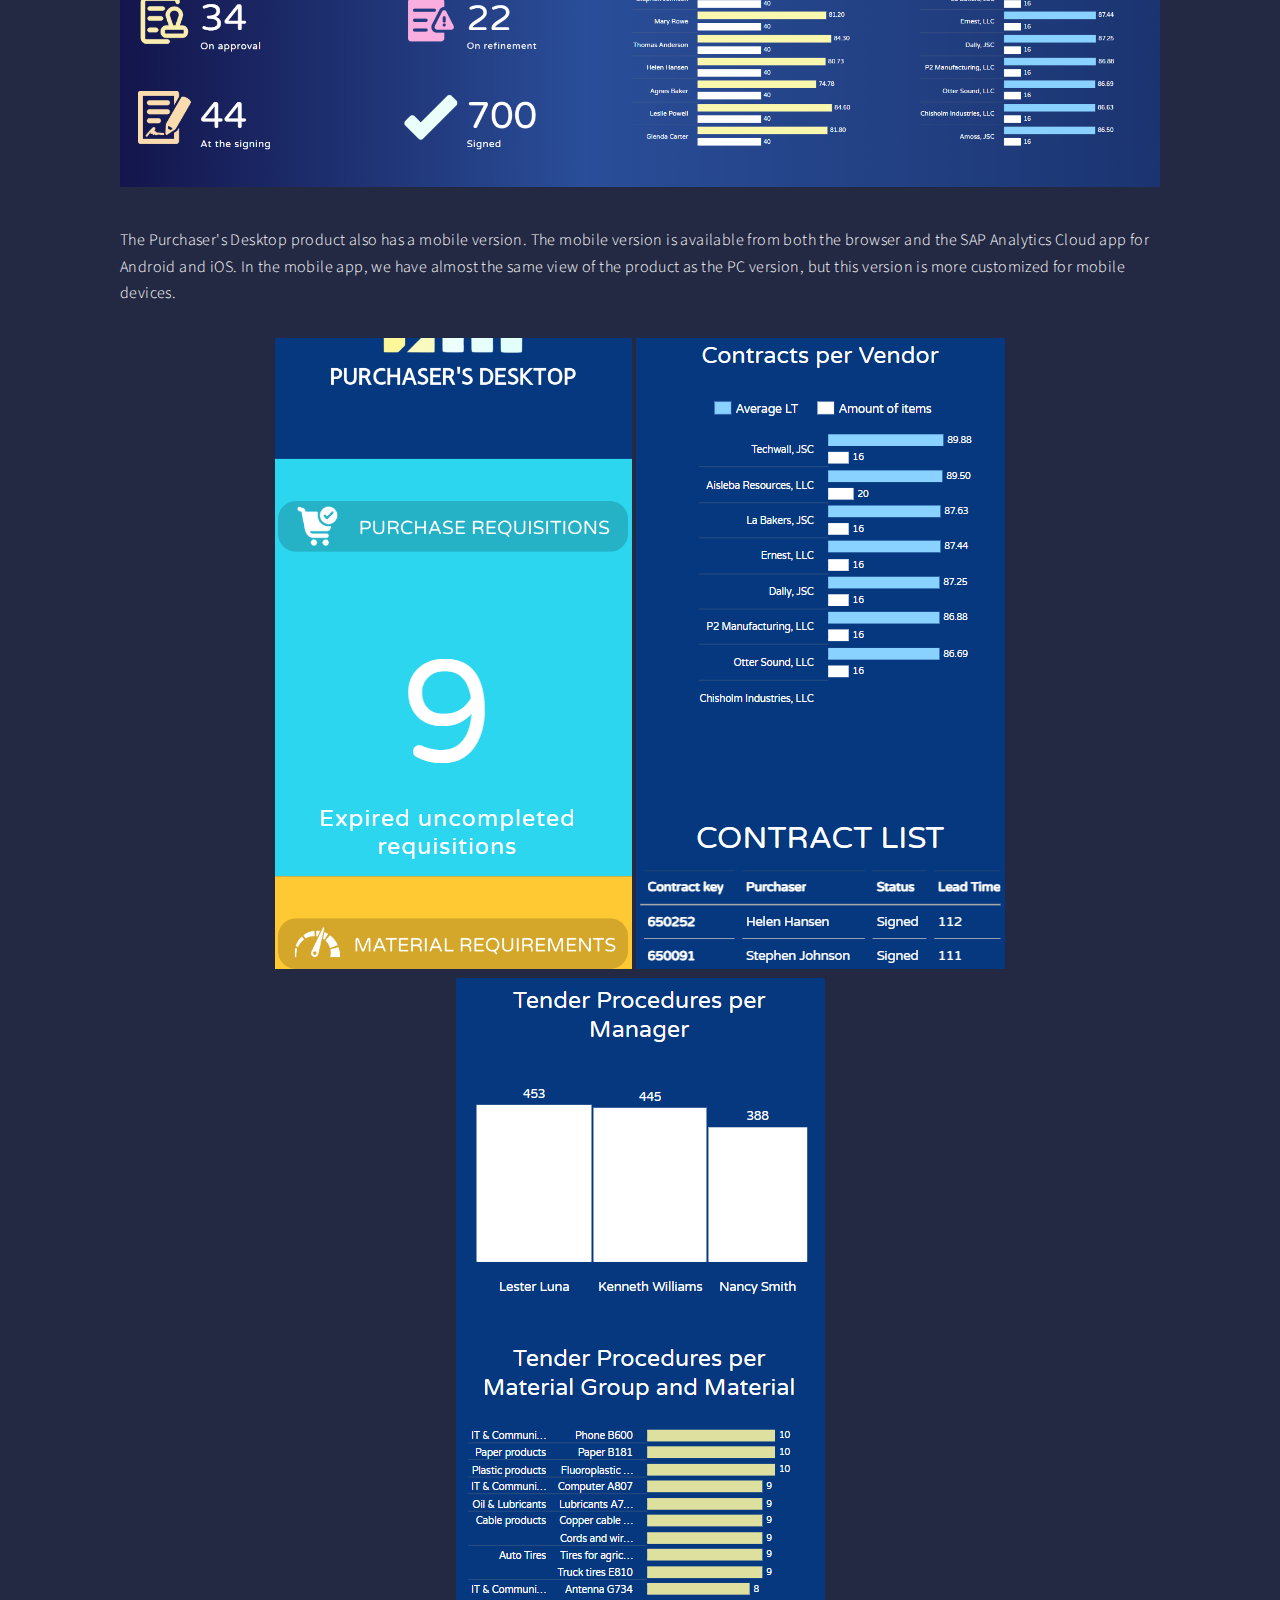
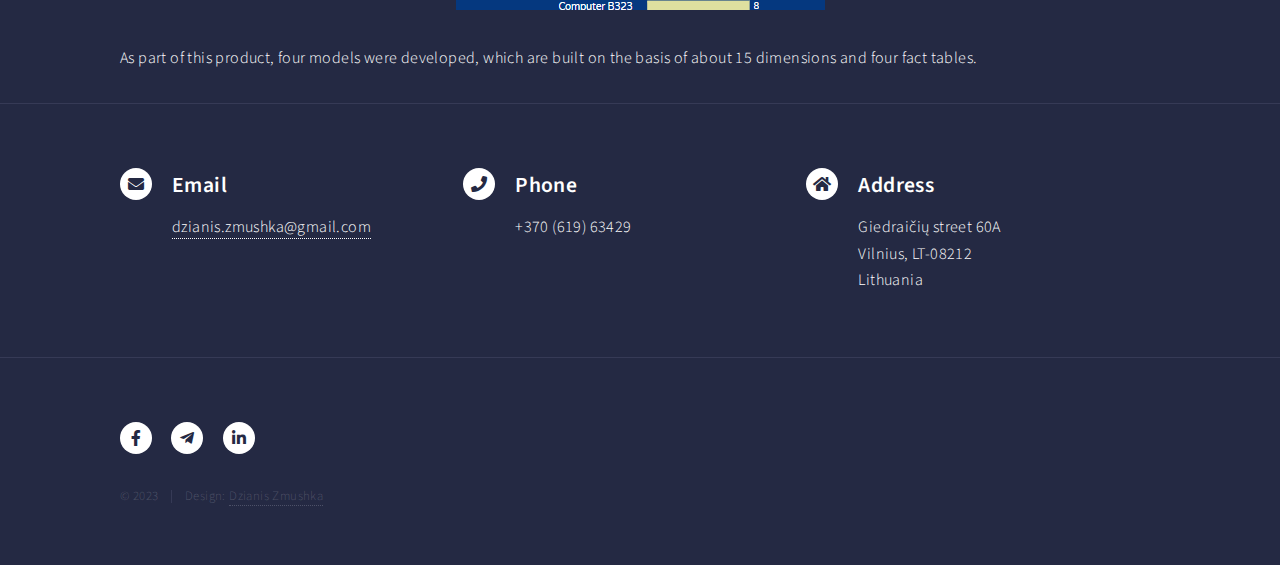
<file: sac_purchase_desktop.html>
<!DOCTYPE HTML>
<!--
	Forty by HTML5 UP
	html5up.net | @ajlkn
	Free for personal and commercial use under the CCA 3.0 license (html5up.net/license)
-->
<html>
	<head>
		<title>Purchaser's Desktop</title>
		<meta charset="utf-8" />
		<meta name="viewport" content="width=device-width, initial-scale=1, user-scalable=no" />
		<link rel="stylesheet" href="assets/css/main.css" />
		<noscript><link rel="stylesheet" href="assets/css/noscript.css" /></noscript>
		<link rel="icon" href="icon.png">
	</head>
	<body class="is-preload">

		<!-- Wrapper -->
			<div id="wrapper">

				<!-- Header -->
				<header id="header" class="alt">
					<a href="index.html" class="logo"><strong>Portfolio</strong> <span>Dzianis Zmushka</span></a>

				</header>



				<!-- Main -->
					<div id="main" class="alt">

						<!-- One -->
							<section id="one">
								<div class="inner">
									<header class="major">
										<h1>Purchaser's Desktop</h1>
									</header>
									<table style='text-align:center; vertical-align:middle'>
										<tr><th style='text-align:center; vertical-align:middle'>Project Name</th><th style='text-align:center; vertical-align:middle'>BI Platform</th><th style='text-align:center; vertical-align:middle'>Country</th><th style='text-align:center; vertical-align:middle'>Industry</th><th style='text-align:center; vertical-align:middle'>Department</th><th style='text-align:center; vertical-align:middle'>Duration</th></tr> <!--ряд с ячейками заголовков-->
										<tr><td>Purchaser's Desktop</td><td><img src="images/sac.png" alt=""/><br>SAC</td><td><img src="images/uzb.png" alt=""/><br>Uzbekistan</td><td><img src="images/avia.png" alt=""/><br>Aviation</td><td><img src="images/purchase.png" alt=""/><br>Purchasing Department</td><td>5 months</td></tr>
									</table>
									<span class="image main"><img src="images/sac_purch_report.png" alt="" /></span>
									<p>The goal of the project was to create a unified data warehouse necessary for the work of the purchasers in SAP Data Warehouse Cloud, and then to create a product in SAP Analytics Cloud that would display the entire picture of the purchasing department's activities and point out problem areas for immediate response by the purchasers. The product consists of 6 pages, namely the main menu and 5 pages of indicators, such as “Purchase Requisitions”, “Material Requirements”, “Material Tenders”, “Support Contact” and “Contract Conclusion”. The main menu is an important part of this product for the purchasers, managers and director, as well as the main navigation tool for these 5 indicators. The main menu reflects the problem areas of the purchasing department, namely, the values near the exclamation marks in each indicator show the number of problematic purchase requisitions, tender procedures, requests to the support department and contracts. Additionally, on the main menu, it is possible to see the information about the number of open requisitions, requests, procedures and contracts per status.</p>
									<span class="image main"><img src="images/sac_purch_report1.png" alt="" /></span>
									<p>The main purpose of the first indicator "Purchase Requisitions" is to ensure timely delivery by the vendor of purchase requisitions. Each requisition has the following lifecycle: creation, taking to work, ordering by the purchaser and delivery by the vendor, that is, closing of the requisition. Based on this, each requisition has its own status, and on the main panel of the page we can see the number of requisitions in the status of "Not taken to work", "Order required", "Pending delivery" and "Completed". The main panel and in general all visual elements of the page are managed using filters. The visual element of the detailed table is available in every page of the indicator, including a URL link transition from SAP Analytics Cloud to the source system.</p>
									<span class="image main"><img src="images/sac_purch_report2.png" alt="" /></span>
									<p>In difference to the Purchasing requisition, the second indicator "Material Requirements" is analytical rather than operational. It reflects the percentage coverage of material requirements over a specified period of time. According to the customer's requirement, we had to use two methodologies to calculate the proportion: simple ("by item") and weighted average ("by value"). In the "by item" methodology the number of requisitions with an order was calculated in relation to all requisitions. And in the "by value" methodology, the Requisition amount (in dollars) was taken into account in calculating the proportion.</p>
									<span class="image main"><img src="images/sac_purch_report3.png" alt="" /></span>
									<p>The third indicator is material tender analysis. Each tender procedure has the following lifecycle: creation, publishing, submitting bids, tender result preparation and bid winner approval, that is the completion of the tender procedure. Based on this, each tender procedure has its own status, and on the main panel of the page we can see the number of tender procedures in the status of "Not published", "Submitting bids", "Tender result preparation",  "Bid winner approval" and "Completed". The number of open procedures with Lead Time more than 14 days is displayed next to the exclamation mark as an metric of the indicator's problematic area.</p>
									<span class="image main"><img src="images/sac_purch_report4.png" alt="" /></span>
									<p>The fourth indicator "Support Contact" is required to monitor requests to the support department. The support department provides any kind of support to the purchaser when working on a purchase requisition, ordering, communication with the vendor, tendering and contracting. The purchaser creates a request to the support department in the source system, and after that the purchaser can monitor the status of the request in the purchaser's desktop. Requests can be in the status "New requests", "Taken to work", "Returned to purchaser", "Returned to support" and "Closed". We can see analytics by these statuses on the main panel of the page. Also at the beginning of the main panel it is possible to see the metric "Open requests with Lead Time more than 30 days" near the exclamation mark. Its existence indicates that each request to the support department should be closed within 30 days after its creation.</p>
									<span class="image main"><img src="images/sac_purch_report5.png" alt="" /></span>
									<p>The last metric of this product "Contract Conclusion" reflects the analytics of all contracts with vendors, on which the purchasing department works. The task of the buyer is also here as a control over the status and lead time of the contract, in case of any problems to immediately contact the vendor or his manager.</p>
									<span class="image main"><img src="images/sac_purch_report6.png" alt="" /></span>
									<p>The Purchaser's Desktop product also has a mobile version. The mobile version is available from both the browser and the SAP Analytics Cloud app for Android and iOS. In the mobile app, we have almost the same view of the product as the PC version, but this version is more customized for mobile devices.</p>

									<span> 
										<center>
											<img src="images/sac_purch_report7.png" alt="" />
											<img src="images/sac_purch_report9.png" alt="" />
											<img src="images/sac_purch_report99.png" alt="" />
										</center>
									</span>
									<br>
									<p>As part of this product, four models were developed, which are built on the basis of about 15 dimensions and four fact tables.</p>
									</div>
							</section>

					</div>

				<!-- Contact -->
				<section id="contact">
					<div class="inner">

						<section>
							<div class="contact-method">
								<span class="icon solid alt fa-envelope"></span>
								<h3>Email</h3>
								<a href="mailto:dzianis.zmushka@leverx-group.com">dzianis.zmushka@gmail.com</a>
							</div>
						</section>
							
							<section>
								<div class="contact-method">
									<span class="icon solid alt fa-phone"></span>
									<h3>Phone</h3>
									<span>+370 (619) 63429</span>
								</div>
							</section>
							<section>
								<div class="contact-method">
									<span class="icon solid alt fa-home"></span>
									<h3>Address</h3>
									<span>Giedraičių street 60A<br />
									Vilnius, LT-08212<br />
									Lithuania</span>
								</div>
							</section>
					</div>
				</section>

			<!-- Footer -->
				<footer id="footer">
					<div class="inner">
						<ul class="icons">
							<li><a href="https://www.facebook.com/profile.php?id=100081033130166" target="_blank" class="icon brands alt fa-facebook-f"><span class="label">Facebook</span></a></li>
							<li><a href="https://t.me/dzianiszmushka" target="_blank" class="icon brands alt fa-telegram-plane"><span class="label">Telegram</span></a></li>
							<li><a href="https://www.linkedin.com/in/dzianis-zmushka-81173a18a/" target="_blank" class="icon brands alt fa-linkedin-in"><span class="label">LinkedIn</span></a></li>
						</ul>
						<ul class="copyright">
							<li>&copy; 2023</li><li>Design: <a href="https://www.linkedin.com/in/dzianis-zmushka-81173a18a/" target="_blank">Dzianis Zmushka</a></li>
						</ul>
					</div>
				</footer>

		</div>

		<!-- Scripts -->
			<script src="assets/js/jquery.min.js"></script>
			<script src="assets/js/jquery.scrolly.min.js"></script>
			<script src="assets/js/jquery.scrollex.min.js"></script>
			<script src="assets/js/browser.min.js"></script>
			<script src="assets/js/breakpoints.min.js"></script>
			<script src="assets/js/util.js"></script>
			<script src="assets/js/main.js"></script>

	</body>
</html>
</file>
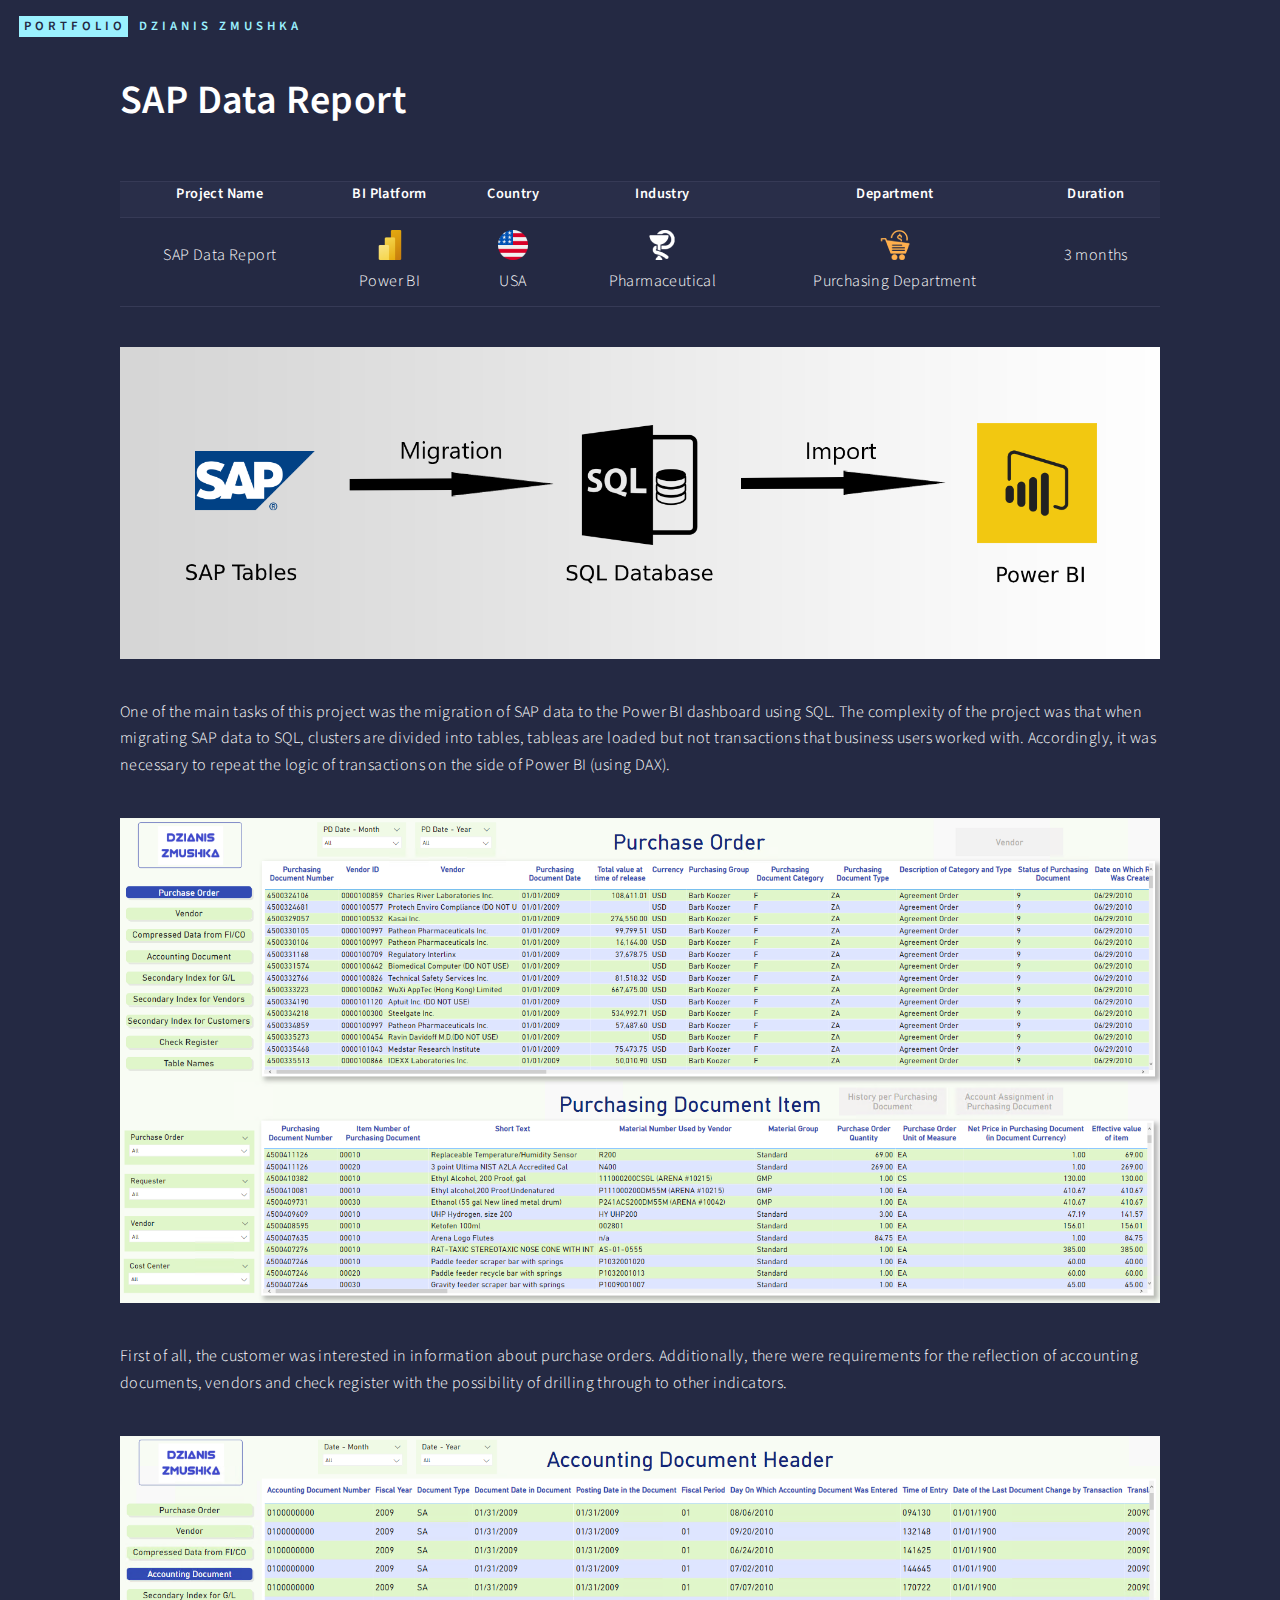
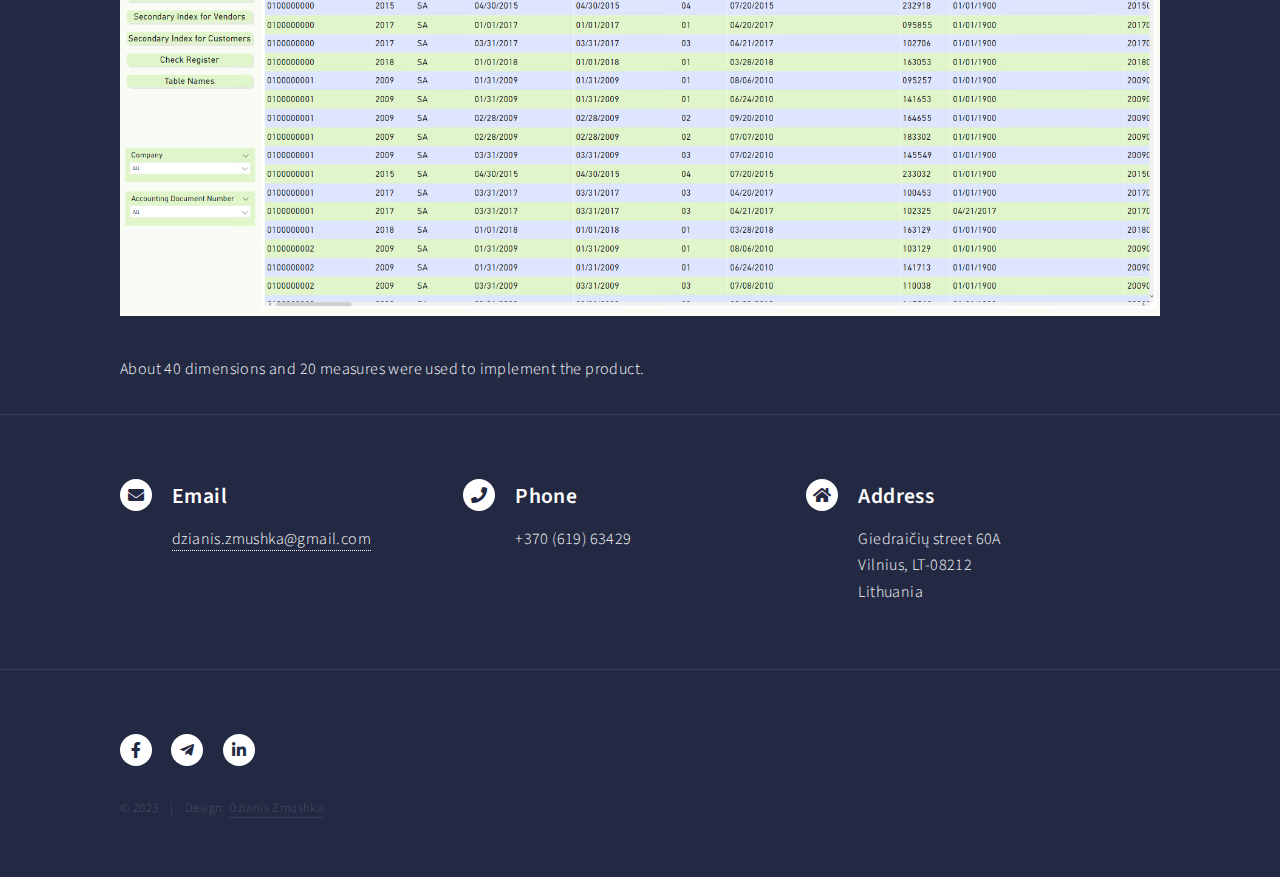
<file: sap_data_report.html>
<!DOCTYPE HTML>
<!--
	Forty by HTML5 UP
	html5up.net | @ajlkn
	Free for personal and commercial use under the CCA 3.0 license (html5up.net/license)
-->
<html>
	<head>
		<title>SAP Data Report</title>
		<meta charset="utf-8" />
		<meta name="viewport" content="width=device-width, initial-scale=1, user-scalable=no" />
		<link rel="stylesheet" href="assets/css/main.css" />
		<noscript><link rel="stylesheet" href="assets/css/noscript.css" /></noscript>
		<link rel="icon" href="icon.png">
	</head>
	<body class="is-preload">

		<!-- Wrapper -->
			<div id="wrapper">

				<!-- Header -->
				<header id="header" class="alt">
					<a href="index.html" class="logo"><strong>Portfolio</strong> <span>Dzianis Zmushka</span></a>

				</header>


				<!-- Main -->
					<div id="main" class="alt">

						<!-- One -->
							<section id="one">
								<div class="inner">
									<header class="major">
										<h1>SAP Data Report</h1>
									</header>
									<table style='text-align:center; vertical-align:middle'>
										<tr><th style='text-align:center; vertical-align:middle'>Project Name</th><th style='text-align:center; vertical-align:middle'>BI Platform</th><th style='text-align:center; vertical-align:middle'>Country</th><th style='text-align:center; vertical-align:middle'>Industry</th><th style='text-align:center; vertical-align:middle'>Department</th><th style='text-align:center; vertical-align:middle'>Duration</th></tr> <!--ряд с ячейками заголовков-->
										<tr><td>SAP Data Report</td><td><img src="images/pbi.png" alt=""/><br>Power BI</td><td><img src="images/usa.png" alt=""/><br>USA</td><td><img src="images/pharm.png" alt=""/><br>Pharmaceutical</td><td><img src="images/purchase.png" alt=""/><br>Purchasing Department</td><td>3 months</td></tr>
									</table>
									<span class="image main"><img src="images/sap_data.png" alt="" /></span>
									<p>One of the main tasks of this project was the migration of SAP data to the Power BI dashboard using SQL. The complexity of the project was that when migrating SAP data to SQL, clusters are divided into tables, tableas are loaded but not transactions that business users worked with. Accordingly, it was necessary to repeat the logic of transactions on the side of Power BI (using DAX).</p>
									<span class="image main"><img src="images/sap_data_2.png" alt="" /></span>
									<p>First of all, the customer was interested in information about purchase orders. Additionally, there were requirements for the reflection of accounting documents, vendors and check register with the possibility of drilling through to other indicators.</p>
									<span class="image main"><img src="images/sap_data_3.png" alt="" /></span>
									<p>About 40 dimensions and 20 measures were used to implement the product.</p>
								</div>
							</section>

					</div>

				<!-- Contact -->
				<section id="contact">
					<div class="inner">

						<section>
							<div class="contact-method">
								<span class="icon solid alt fa-envelope"></span>
								<h3>Email</h3>
								<a href="mailto:dzianis.zmushka@leverx-group.com">dzianis.zmushka@gmail.com</a>
							</div>
						</section>
							
							<section>
								<div class="contact-method">
									<span class="icon solid alt fa-phone"></span>
									<h3>Phone</h3>
									<span>+370 (619) 63429</span>
								</div>
							</section>
							<section>
								<div class="contact-method">
									<span class="icon solid alt fa-home"></span>
									<h3>Address</h3>
									<span>Giedraičių street 60A<br />
									Vilnius, LT-08212<br />
									Lithuania</span>
								</div>
							</section>
					</div>
				</section>

			<!-- Footer -->
				<footer id="footer">
					<div class="inner">
						<ul class="icons">
							<li><a href="https://www.facebook.com/profile.php?id=100081033130166" target="_blank" class="icon brands alt fa-facebook-f"><span class="label">Facebook</span></a></li>
							<li><a href="https://t.me/dzianiszmushka" target="_blank" class="icon brands alt fa-telegram-plane"><span class="label">Telegram</span></a></li>
							<li><a href="https://www.linkedin.com/in/dzianis-zmushka-81173a18a/" target="_blank" class="icon brands alt fa-linkedin-in"><span class="label">LinkedIn</span></a></li>
						</ul>
						<ul class="copyright">
							<li>&copy; 2023</li><li>Design: <a href="https://www.linkedin.com/in/dzianis-zmushka-81173a18a/" target="_blank">Dzianis Zmushka</a></li>
						</ul>
					</div>
				</footer>

		</div>

		<!-- Scripts -->
			<script src="assets/js/jquery.min.js"></script>
			<script src="assets/js/jquery.scrolly.min.js"></script>
			<script src="assets/js/jquery.scrollex.min.js"></script>
			<script src="assets/js/browser.min.js"></script>
			<script src="assets/js/breakpoints.min.js"></script>
			<script src="assets/js/util.js"></script>
			<script src="assets/js/main.js"></script>

	</body>
</html>
</file>
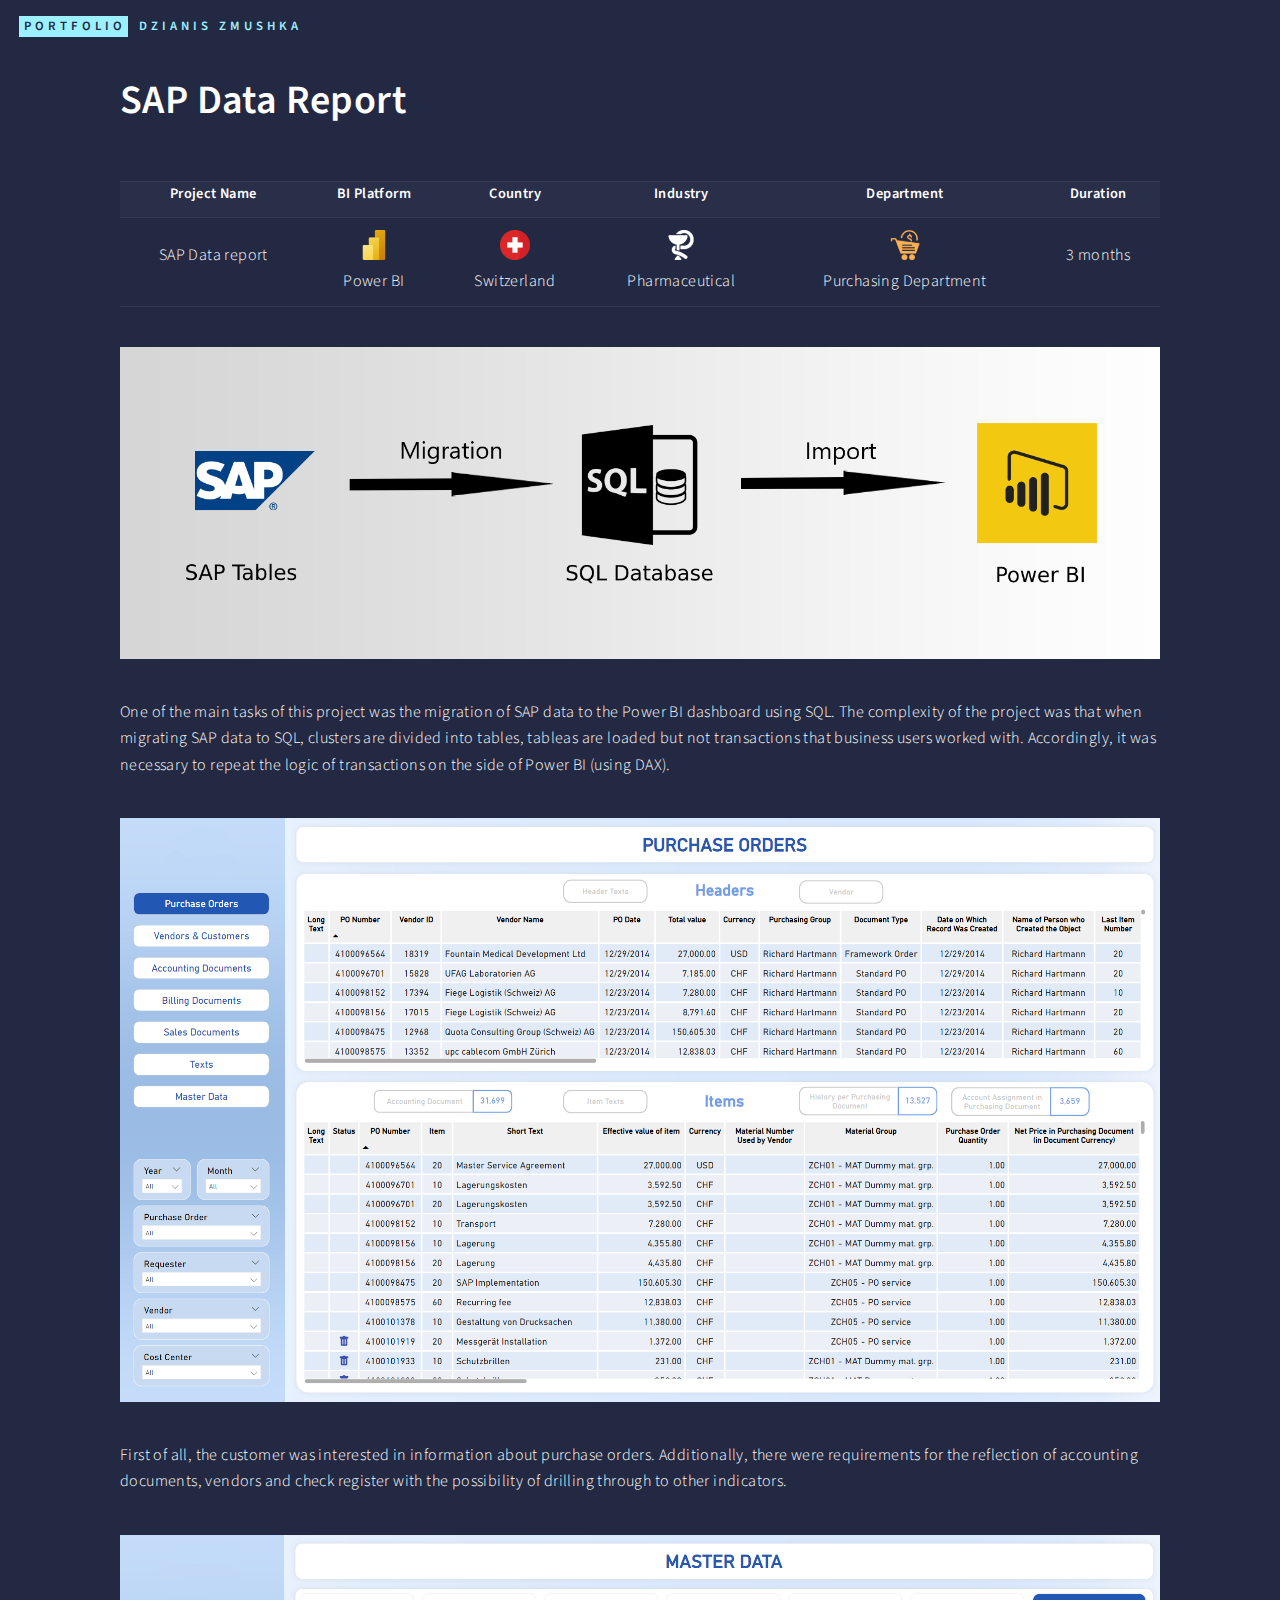
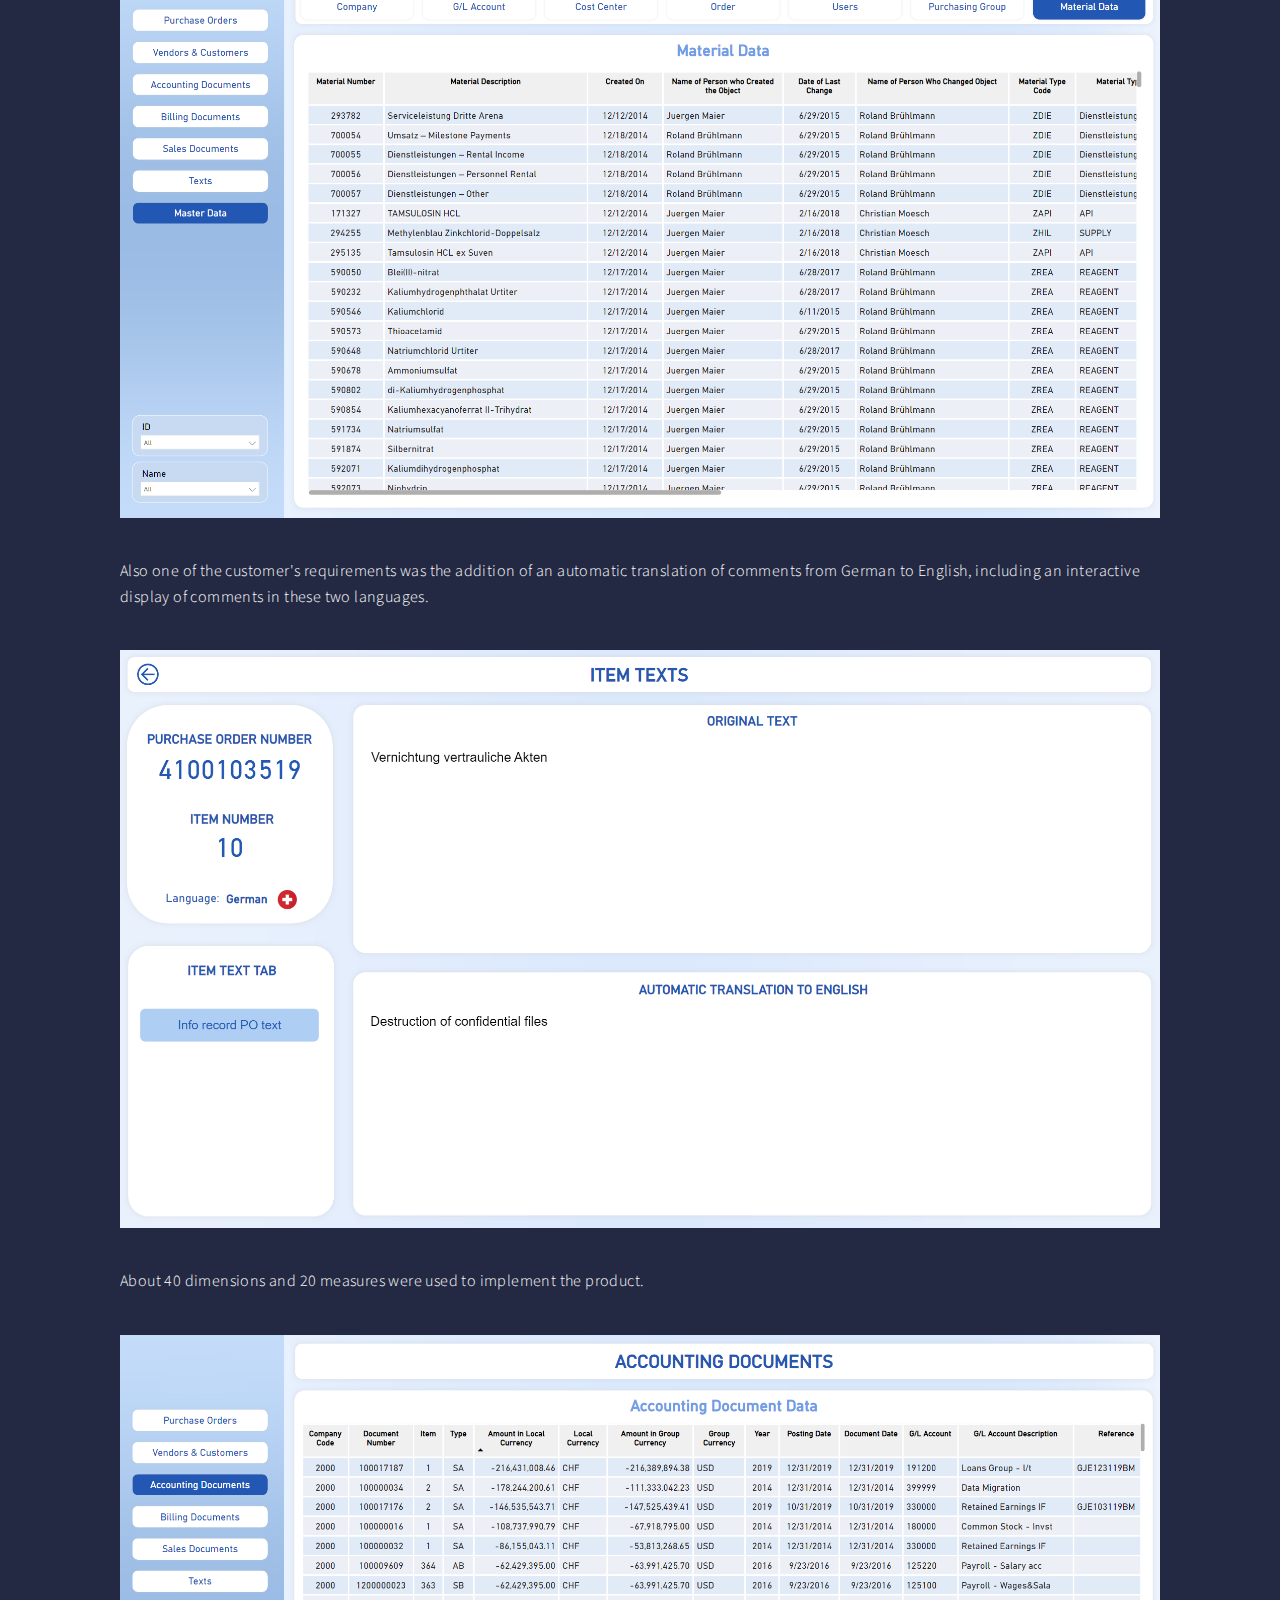
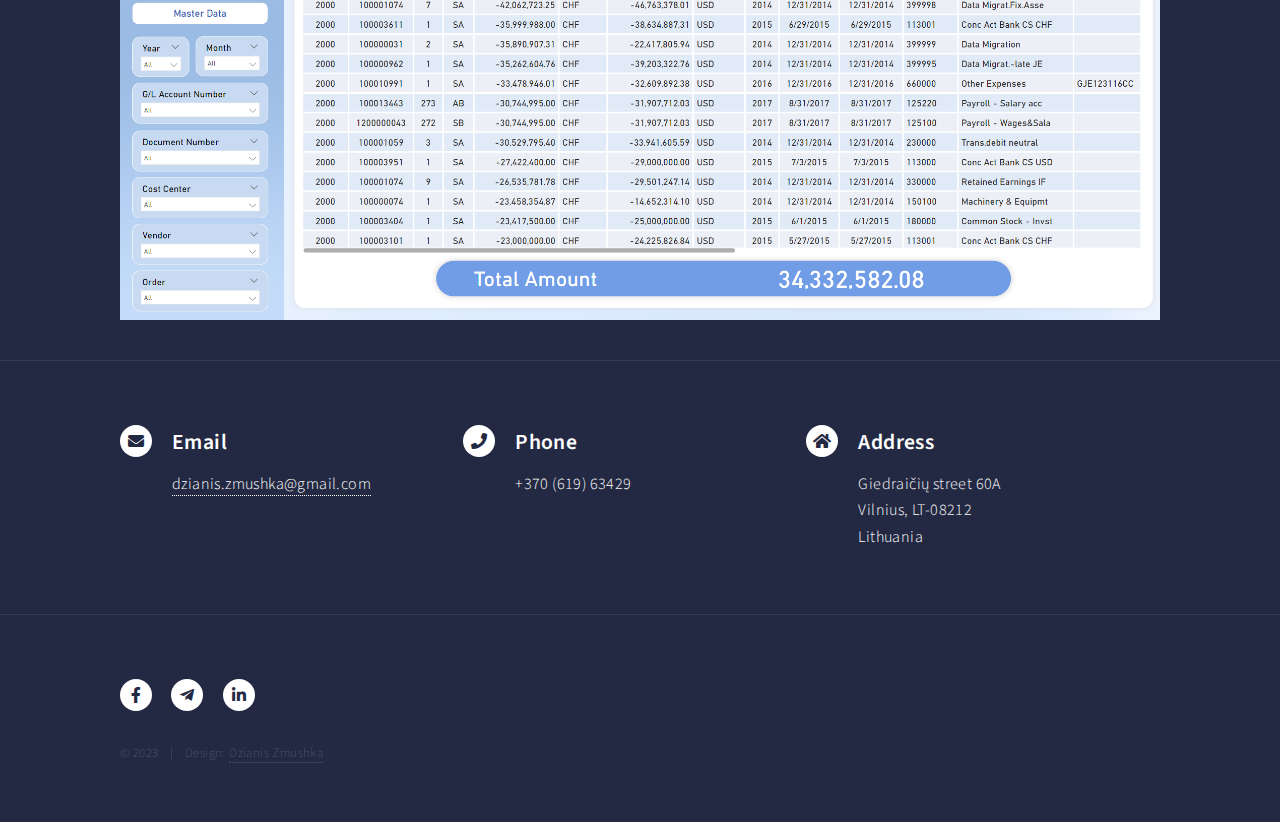
<file: sap_data_report2.html>
<!DOCTYPE HTML>
<!--
	Forty by HTML5 UP
	html5up.net | @ajlkn
	Free for personal and commercial use under the CCA 3.0 license (html5up.net/license)
-->
<html>
	<head>
		<title>SAP Data Report</title>
		<meta charset="utf-8" />
		<meta name="viewport" content="width=device-width, initial-scale=1, user-scalable=no" />
		<link rel="stylesheet" href="assets/css/main.css" />
		<noscript><link rel="stylesheet" href="assets/css/noscript.css" /></noscript>
		<link rel="icon" href="icon.png">
	</head>
	<body class="is-preload">

		<!-- Wrapper -->
			<div id="wrapper">

				<!-- Header -->
				<header id="header" class="alt">
					<a href="index.html" class="logo"><strong>Portfolio</strong> <span>Dzianis Zmushka</span></a>

				</header>


				<!-- Main -->
					<div id="main" class="alt">

						<!-- One -->
							<section id="one">
								<div class="inner">
									<header class="major">
										<h1>SAP Data Report</h1>
									</header>
									<table style='text-align:center; vertical-align:middle'>
										<tr><th style='text-align:center; vertical-align:middle'>Project Name</th><th style='text-align:center; vertical-align:middle'>BI Platform</th><th style='text-align:center; vertical-align:middle'>Country</th><th style='text-align:center; vertical-align:middle'>Industry</th><th style='text-align:center; vertical-align:middle'>Department</th><th style='text-align:center; vertical-align:middle'>Duration</th></tr> <!--ряд с ячейками заголовков-->
										<tr><td>SAP Data report</td><td><img src="images/pbi.png" alt=""/><br>Power BI</td><td><img src="images/sui.png" alt=""/><br>Switzerland</td><td><img src="images/pharm.png" alt=""/><br>Pharmaceutical</td><td><img src="images/purchase.png" alt=""/><br>Purchasing Department</td><td>3 months</td></tr>
									</table>
									<span class="image main"><img src="images/sap_data_eu.png" alt="" /></span>
									<p>One of the main tasks of this project was the migration of SAP data to the Power BI dashboard using SQL. The complexity of the project was that when migrating SAP data to SQL, clusters are divided into tables, tableas are loaded but not transactions that business users worked with. Accordingly, it was necessary to repeat the logic of transactions on the side of Power BI (using DAX).</p>
									<span class="image main"><img src="images/sap_data_eu_2.png" alt="" /></span>
									<p>First of all, the customer was interested in information about purchase orders. Additionally, there were requirements for the reflection of accounting documents, vendors and check register with the possibility of drilling through to other indicators.</p>
									<span class="image main"><img src="images/sap_data_eu_3.png" alt="" /></span>
									<p>Also one of the customer's requirements was the addition of an automatic translation of comments from German to English, including an interactive display of comments in these two languages.</p>
									<span class="image main"><img src="images/sap_data_eu_4.png" alt="" /></span>
									<p>About 40 dimensions and 20 measures were used to implement the product.</p>
									<span class="image main"><img src="images/sap_data_eu_5.png" alt="" /></span>
								</div>
							</section>

					</div>

				<!-- Contact -->
				<section id="contact">
					<div class="inner">

						<section>
							<div class="contact-method">
								<span class="icon solid alt fa-envelope"></span>
								<h3>Email</h3>
								<a href="mailto:dzianis.zmushka@leverx-group.com">dzianis.zmushka@gmail.com</a>
							</div>
						</section>
							
							<section>
								<div class="contact-method">
									<span class="icon solid alt fa-phone"></span>
									<h3>Phone</h3>
									<span>+370 (619) 63429</span>
								</div>
							</section>
							<section>
								<div class="contact-method">
									<span class="icon solid alt fa-home"></span>
									<h3>Address</h3>
									<span>Giedraičių street 60A<br />
									Vilnius, LT-08212<br />
									Lithuania</span>
								</div>
							</section>
					</div>
				</section>

			<!-- Footer -->
				<footer id="footer">
					<div class="inner">
						<ul class="icons">
							<li><a href="https://www.facebook.com/profile.php?id=100081033130166" target="_blank" class="icon brands alt fa-facebook-f"><span class="label">Facebook</span></a></li>
							<li><a href="https://t.me/dzianiszmushka" target="_blank" class="icon brands alt fa-telegram-plane"><span class="label">Telegram</span></a></li>
							<li><a href="https://www.linkedin.com/in/dzianis-zmushka-81173a18a/" target="_blank" class="icon brands alt fa-linkedin-in"><span class="label">LinkedIn</span></a></li>
						</ul>
						<ul class="copyright">
							<li>&copy; 2023</li><li>Design: <a href="https://www.linkedin.com/in/dzianis-zmushka-81173a18a/" target="_blank">Dzianis Zmushka</a></li>
						</ul>
					</div>
				</footer>

		</div>

		<!-- Scripts -->
			<script src="assets/js/jquery.min.js"></script>
			<script src="assets/js/jquery.scrolly.min.js"></script>
			<script src="assets/js/jquery.scrollex.min.js"></script>
			<script src="assets/js/browser.min.js"></script>
			<script src="assets/js/breakpoints.min.js"></script>
			<script src="assets/js/util.js"></script>
			<script src="assets/js/main.js"></script>

	</body>
</html>
</file>
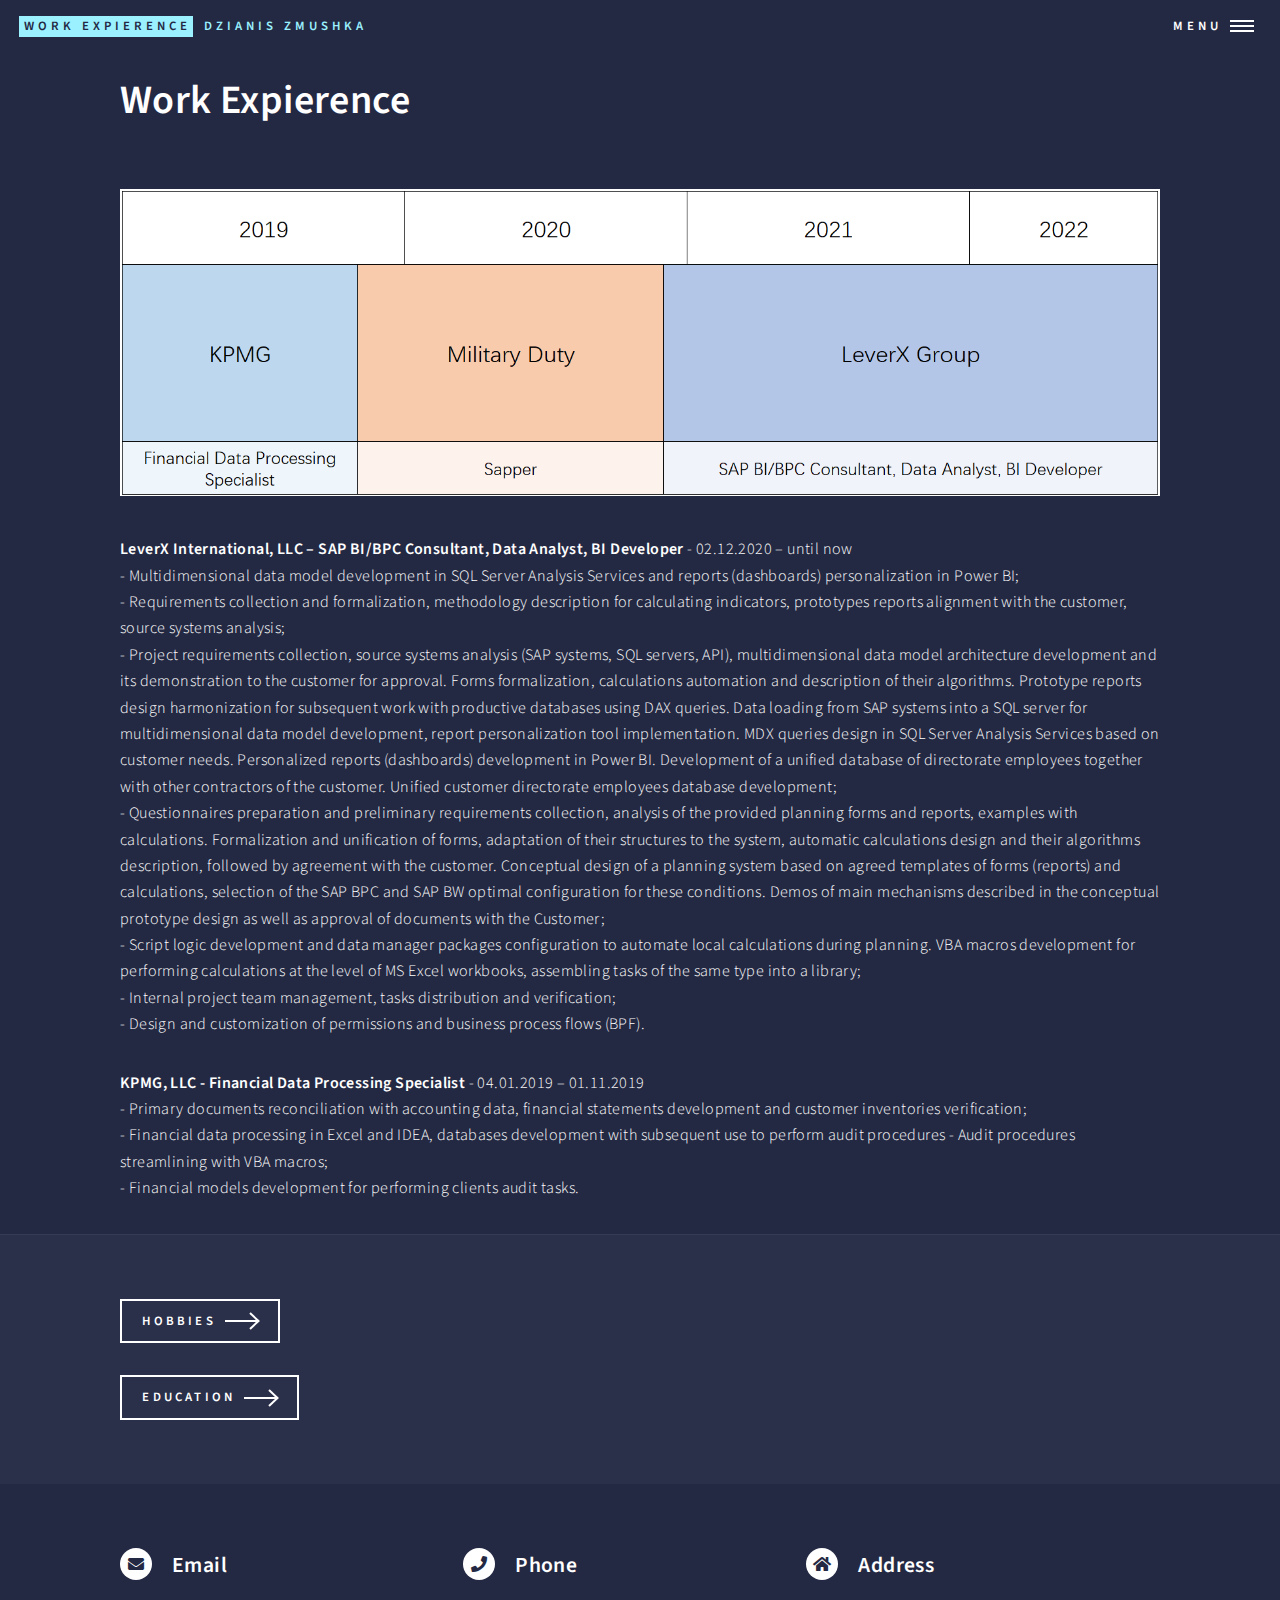
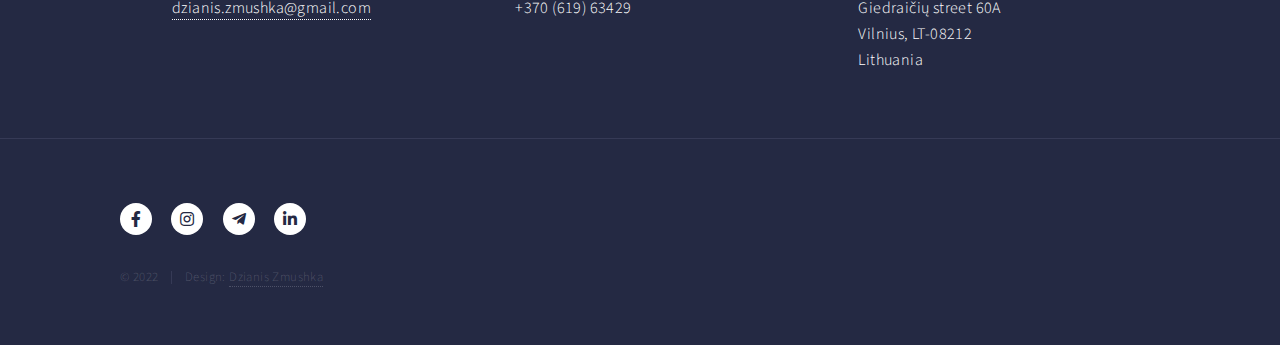
<file: work_expierence.html>
<!DOCTYPE HTML>
<!--
	Forty by HTML5 UP
	html5up.net | @ajlkn
	Free for personal and commercial use under the CCA 3.0 license (html5up.net/license)
-->
<html>
	<head>
		<title>Work Expierence</title>
		<meta charset="utf-8" />
		<meta name="viewport" content="width=device-width, initial-scale=1, user-scalable=no" />
		<link rel="stylesheet" href="assets/css/main.css" />
		<noscript><link rel="stylesheet" href="assets/css/noscript.css" /></noscript>
		<link rel="icon" href="icon.png">
	</head>
	<body class="is-preload">

		<!-- Wrapper -->
			<div id="wrapper">

				<!-- Header -->
				<header id="header" class="alt">
					<a href="index.html" class="logo"><strong>Work Expierence</strong> <span>Dzianis Zmushka</span></a>
					<nav>
						<a href="#menu">Menu</a>
					</nav>
				</header>

				<!-- Menu -->
				<nav id="menu">
					<ul class="links">
						<li><a href="index.html">Main page</a></li>
						<li><a href="education.html">Education</a></li>
						<li><a href="work_expierence.html">Work expierence</a></li>
						<li><a href="hobbies.html">Hobbies</a></li>
					</ul>
				</nav>

				<!-- Main -->
					<div id="main" class="alt">

						<!-- One -->
							<section id="one">
								<div class="inner">
									<header class="major">
										<h1>Work Expierence</h1>
									</header>
									<span class="image main"><img src="images/timeline.png" alt="" /></span>
									<p><b>LeverX International, LLC – SAP BI/BPC Consultant, Data Analyst, BI Developer</b> - 02.12.2020 – until now<br>
									- Multidimensional data model development in SQL Server Analysis Services and reports (dashboards) personalization in Power BI;<br>
										- Requirements collection and formalization, methodology description for calculating indicators, prototypes reports alignment with the customer, source systems analysis;<br>
										- Project requirements collection, source systems analysis (SAP systems, SQL servers, API), multidimensional data model architecture development and its demonstration to the customer for approval. Forms formalization, calculations automation and description of their algorithms. Prototype reports design harmonization for subsequent work with productive databases using DAX queries. Data loading from SAP systems into a SQL server for multidimensional data model development, report personalization tool implementation. MDX queries design in SQL Server Analysis Services based on customer needs. Personalized reports (dashboards) development in Power BI. Development of a unified database of directorate employees together with other contractors of the customer. Unified customer directorate employees database development;<br>
										- Questionnaires preparation and preliminary requirements collection, analysis of the provided planning forms and reports, examples with calculations. Formalization and unification of forms, adaptation of their structures to the system, automatic calculations design and their algorithms description, followed by agreement with the customer.
										Conceptual design of a planning system based on agreed templates of forms (reports) and calculations, selection of the SAP BPC and SAP BW optimal configuration for these conditions. Demos of main mechanisms described in the conceptual prototype design as well as approval of documents with the Customer;<br>
										- Script logic development and data manager packages configuration to automate local calculations during planning. VBA macros development for performing calculations at the level of MS Excel workbooks, assembling tasks of the same type into a library;<br>
										- Internal project team management, tasks distribution and verification;<br>
										- Design and customization of permissions and business process flows (BPF).</p>

										<p><b>KPMG, LLC  - Financial Data Processing Specialist</b> - 04.01.2019 – 01.11.2019<br>
											- Primary documents reconciliation with accounting data, financial statements development and customer inventories verification;<br>
											- Financial data processing in Excel and IDEA, databases development with subsequent use to perform audit procedures
											- Audit procedures streamlining with VBA macros;<br>
											- Financial models development for performing clients audit tasks.</p>

									</div>
							</section>

					</div>

					<section id="main">
						<div class="inner">
	
							<ul class="actions">
								<li><a href="hobbies.html" class="button next">Hobbies</a></li>
							</ul>
							<ul class="actions">
								<li><a href="education.html" class="button next">Education</a></li>
							</ul>
						</div>
					</section>

				<!-- Contact -->
				<section id="contact">
					<div class="inner">

						<section>
							<div class="contact-method">
								<span class="icon solid alt fa-envelope"></span>
								<h3>Email</h3>
								<a href="mailto:dzianis.zmushka@gmail.com">dzianis.zmushka@gmail.com</a>
							</div>
						</section>
							
							<section>
								<div class="contact-method">
									<span class="icon solid alt fa-phone"></span>
									<h3>Phone</h3>
									<span>+370 (619) 63429</span>
								</div>
							</section>
							<section>
								<div class="contact-method">
									<span class="icon solid alt fa-home"></span>
									<h3>Address</h3>
									<span>Giedraičių street 60A<br />
									Vilnius, LT-08212<br />
									Lithuania</span>
								</div>
							</section>
					</div>
				</section>

				

			<!-- Footer -->
				<footer id="footer">
					<div class="inner">
						<ul class="icons">
							<li><a href="https://www.facebook.com/profile.php?id=100081033130166" target="_blank" class="icon brands alt fa-facebook-f"><span class="label">Facebook</span></a></li>
							<li><a href="https://www.instagram.com/dzianiszmushka/" target="_blank" class="icon brands alt fa-instagram"><span class="label">Instagram</span></a></li>
							<li><a href="https://t.me/dzianiszmushka" target="_blank" class="icon brands alt fa-telegram-plane"><span class="label">Telegram</span></a></li>
							<li><a href="https://www.linkedin.com/in/dzianis-zmushka-81173a18a/" target="_blank" class="icon brands alt fa-linkedin-in"><span class="label">LinkedIn</span></a></li>
						</ul>
						<ul class="copyright">
							<li>&copy; 2022</li><li>Design: <a href="https://www.linkedin.com/in/dzianis-zmushka-81173a18a/" target="_blank">Dzianis Zmushka</a></li>
						</ul>
					</div>
				</footer>

		</div>

		<!-- Scripts -->
			<script src="assets/js/jquery.min.js"></script>
			<script src="assets/js/jquery.scrolly.min.js"></script>
			<script src="assets/js/jquery.scrollex.min.js"></script>
			<script src="assets/js/browser.min.js"></script>
			<script src="assets/js/breakpoints.min.js"></script>
			<script src="assets/js/util.js"></script>
			<script src="assets/js/main.js"></script>

	</body>
</html>
</file>
<file: assets/css/noscript.css>
/*
	Forty by HTML5 UP
	html5up.net | @ajlkn
	Free for personal and commercial use under the CCA 3.0 license (html5up.net/license)
*/

/* Banner */

	body.is-preload #banner:after {
		opacity: 0.85;
	}

	body.is-preload #banner > .inner {
		-moz-filter: none;
		-webkit-filter: none;
		-ms-filter: none;
		filter: none;
		-moz-transform: none;
		-webkit-transform: none;
		-ms-transform: none;
		transform: none;
		opacity: 1;
	}
</file>
<file: assets/css/main.css>
@import url(fontawesome-all.min.css);
@import url("https://fonts.googleapis.com/css?family=Source+Sans+Pro:300,300italic,600,600italic");


html, body, div, span, applet, object,
iframe, h1, h2, h3, h4, h5, h6, p, blockquote,
pre, a, abbr, acronym, address, big, cite,
code, del, dfn, em, img, ins, kbd, q, s, samp,
small, strike, strong, sub, sup, tt, var, b,
u, i, center, dl, dt, dd, ol, ul, li, fieldset,
form, label, legend, table, caption, tbody,
tfoot, thead, tr, th, td, article, aside,
canvas, details, embed, figure, figcaption,
footer, header, hgroup, menu, nav, output, ruby,
section, summary, time, mark, audio, video {
	margin: 0;
	padding: 0;
	border: 0;
	font-size: 100%;
	font: inherit;
	vertical-align: baseline;}

article, aside, details, figcaption, figure,
footer, header, hgroup, menu, nav, section {
	display: block;}

body {
	line-height: 1;
}

ol, ul {
	list-style: none;
}

blockquote, q {
	quotes: none;
}

	blockquote:before, blockquote:after, q:before, q:after {
		content: '';
		content: none;
	}

table {
	border-collapse: collapse;
	border-spacing: 0;
}

body {
	-webkit-text-size-adjust: none;
}

mark {
	background-color: transparent;
	color: inherit;
}

input::-moz-focus-inner {
	border: 0;
	padding: 0;
}

input, select, textarea {
	-moz-appearance: none;
	-webkit-appearance: none;
	-ms-appearance: none;
	appearance: none;
}

/* Basic */

	@-ms-viewport {
		width: device-width;
	}

	body {
		-ms-overflow-style: scrollbar;
	}

	@media screen and (max-width: 480px) {

		html, body {
			min-width: 320px;
		}

	}

	html {
		box-sizing: border-box;
	}

	*, *:before, *:after {
		box-sizing: inherit;
	}

	body {
		background: #242943;
	}

		body.is-preload *, body.is-preload *:before, body.is-preload *:after {
			-moz-animation: none !important;
			-webkit-animation: none !important;
			-ms-animation: none !important;
			animation: none !important;
			-moz-transition: none !important;
			-webkit-transition: none !important;
			-ms-transition: none !important;
			transition: none !important;
		}

/* Type */

	body, input, select, textarea {
		color: #ffffff;
		font-family: "Source Sans Pro", Helvetica, sans-serif;
		font-size: 17pt;
		font-weight: 300;
		letter-spacing: 0.025em;
		line-height: 1.65;
	}

		@media screen and (max-width: 1680px) {

			body, input, select, textarea {
				font-size: 14pt;
			}

		}

		@media screen and (max-width: 1280px) {

			body, input, select, textarea {
				font-size: 12pt;
			}

		}

		@media screen and (max-width: 360px) {

			body, input, select, textarea {
				font-size: 11pt;
			}

		}

	a {
		-moz-transition: color 0.2s ease-in-out, border-bottom-color 0.2s ease-in-out;
		-webkit-transition: color 0.2s ease-in-out, border-bottom-color 0.2s ease-in-out;
		-ms-transition: color 0.2s ease-in-out, border-bottom-color 0.2s ease-in-out;
		transition: color 0.2s ease-in-out, border-bottom-color 0.2s ease-in-out;
		border-bottom: dotted 1px;
		color: inherit;
		text-decoration: none;
	}

		a:hover {
			border-bottom-color: transparent;
			color: #9bf1ff !important;
		}

		a:active {
			color: #53e3fb !important;
		}

	strong, b {
		color: #ffffff;
		font-weight: 600;
	}

	em, i {
		font-style: italic;
	}

	p {
		margin: 0 0 2em 0;
	}

	h1, h2, h3, h4, h5, h6 {
		color: #ffffff;
		font-weight: 600;
		line-height: 1.65;
		margin: 0 0 1em 0;
	}

		h1 a, h2 a, h3 a, h4 a, h5 a, h6 a {
			color: inherit;
			border-bottom: 0;
		}

	h1 {
		font-size: 2.5em;
	}

	h2 {
		font-size: 1.75em;
	}

	h3 {
		font-size: 1.35em;
	}

	h4 {
		font-size: 1.1em;
	}

	h5 {
		font-size: 0.9em;
	}

	h6 {
		font-size: 0.7em;
	}

	@media screen and (max-width: 736px) {

		h1 {
			font-size: 2em;
		}

		h2 {
			font-size: 1.5em;
		}

		h3 {
			font-size: 1.25em;
		}

	}

	sub {
		font-size: 0.8em;
		position: relative;
		top: 0.5em;
	}

	sup {
		font-size: 0.8em;
		position: relative;
		top: -0.5em;
	}

	blockquote {
		border-left: solid 4px rgba(212, 212, 255, 0.1);
		font-style: italic;
		margin: 0 0 2em 0;
		padding: 0.5em 0 0.5em 2em;
	}

	code {
		background: rgba(212, 212, 255, 0.035);
		font-family: "Courier New", monospace;
		font-size: 0.9em;
		margin: 0 0.25em;
		padding: 0.25em 0.65em;
	}

	pre {
		-webkit-overflow-scrolling: touch;
		font-family: "Courier New", monospace;
		font-size: 0.9em;
		margin: 0 0 2em 0;
	}

		pre code {
			display: block;
			line-height: 1.75;
			padding: 1em 1.5em;
			overflow-x: auto;
		}

	hr {
		border: 0;
		border-bottom: solid 1px rgba(212, 212, 255, 0.1);
		margin: 2em 0;
	}

		hr.major {
			margin: 3em 0;
		}

	.align-left {
		text-align: left;
	}

	.align-center {
		text-align: center;
	}

	.align-right {
		text-align: right;
	}

/* Row */

	.row {
		display: flex;
		flex-wrap: wrap;
		box-sizing: border-box;
		align-items: stretch;
	}

		.row > * {
			box-sizing: border-box;
		}

		.row.gtr-uniform > * > :last-child {
			margin-bottom: 0;
		}

		.row.aln-left {
			justify-content: flex-start;
		}

		.row.aln-center {
			justify-content: center;
		}

		.row.aln-right {
			justify-content: flex-end;
		}

		.row.aln-top {
			align-items: flex-start;
		}

		.row.aln-middle {
			align-items: center;
		}

		.row.aln-bottom {
			align-items: flex-end;
		}

		.row > .imp {
			order: -1;
		}

		.row > .col-1 {
			width: 8.33333%;
		}

		.row > .off-1 {
			margin-left: 8.33333%;
		}

		.row > .col-2 {
			width: 16.66667%;
		}

		.row > .off-2 {
			margin-left: 16.66667%;
		}

		.row > .col-3 {
			width: 25%;
		}

		.row > .off-3 {
			margin-left: 25%;
		}

		.row > .col-4 {
			width: 33.33333%;
		}

		.row > .off-4 {
			margin-left: 33.33333%;
		}

		.row > .col-5 {
			width: 41.66667%;
		}

		.row > .off-5 {
			margin-left: 41.66667%;
		}

		.row > .col-6 {
			width: 50%;
		}

		.row > .off-6 {
			margin-left: 50%;
		}

		.row > .col-7 {
			width: 58.33333%;
		}

		.row > .off-7 {
			margin-left: 58.33333%;
		}

		.row > .col-8 {
			width: 66.66667%;
		}

		.row > .off-8 {
			margin-left: 66.66667%;
		}

		.row > .col-9 {
			width: 75%;
		}

		.row > .off-9 {
			margin-left: 75%;
		}

		.row > .col-10 {
			width: 83.33333%;
		}

		.row > .off-10 {
			margin-left: 83.33333%;
		}

		.row > .col-11 {
			width: 91.66667%;
		}

		.row > .off-11 {
			margin-left: 91.66667%;
		}

		.row > .col-12 {
			width: 100%;
		}

		.row > .off-12 {
			margin-left: 100%;
		}

		.row.gtr-0 {
			margin-top: 0;
			margin-left: 0em;
		}

			.row.gtr-0 > * {
				padding: 0 0 0 0em;
			}

			.row.gtr-0.gtr-uniform {
				margin-top: 0em;
			}

				.row.gtr-0.gtr-uniform > * {
					padding-top: 0em;
				}

		.row.gtr-25 {
			margin-top: 0;
			margin-left: -0.5em;
		}

			.row.gtr-25 > * {
				padding: 0 0 0 0.5em;
			}

			.row.gtr-25.gtr-uniform {
				margin-top: -0.5em;
			}

				.row.gtr-25.gtr-uniform > * {
					padding-top: 0.5em;
				}

		.row.gtr-50 {
			margin-top: 0;
			margin-left: -1em;
		}

			.row.gtr-50 > * {
				padding: 0 0 0 1em;
			}

			.row.gtr-50.gtr-uniform {
				margin-top: -1em;
			}

				.row.gtr-50.gtr-uniform > * {
					padding-top: 1em;
				}

		.row {
			margin-top: 0;
			margin-left: -2em;
		}

			.row > * {
				padding: 0 0 0 2em;
			}

			.row.gtr-uniform {
				margin-top: -2em;
			}

				.row.gtr-uniform > * {
					padding-top: 2em;
				}

		.row.gtr-150 {
			margin-top: 0;
			margin-left: -3em;
		}

			.row.gtr-150 > * {
				padding: 0 0 0 3em;
			}

			.row.gtr-150.gtr-uniform {
				margin-top: -3em;
			}

				.row.gtr-150.gtr-uniform > * {
					padding-top: 3em;
				}

		.row.gtr-200 {
			margin-top: 0;
			margin-left: -4em;
		}

			.row.gtr-200 > * {
				padding: 0 0 0 4em;
			}

			.row.gtr-200.gtr-uniform {
				margin-top: -4em;
			}

				.row.gtr-200.gtr-uniform > * {
					padding-top: 4em;
				}

		@media screen and (max-width: 1680px) {

			.row {
				display: flex;
				flex-wrap: wrap;
				box-sizing: border-box;
				align-items: stretch;
			}

				.row > * {
					box-sizing: border-box;
				}

				.row.gtr-uniform > * > :last-child {
					margin-bottom: 0;
				}

				.row.aln-left {
					justify-content: flex-start;
				}

				.row.aln-center {
					justify-content: center;
				}

				.row.aln-right {
					justify-content: flex-end;
				}

				.row.aln-top {
					align-items: flex-start;
				}

				.row.aln-middle {
					align-items: center;
				}

				.row.aln-bottom {
					align-items: flex-end;
				}

				.row > .imp-xlarge {
					order: -1;
				}

				.row > .col-1-xlarge {
					width: 8.33333%;
				}

				.row > .off-1-xlarge {
					margin-left: 8.33333%;
				}

				.row > .col-2-xlarge {
					width: 16.66667%;
				}

				.row > .off-2-xlarge {
					margin-left: 16.66667%;
				}

				.row > .col-3-xlarge {
					width: 25%;
				}

				.row > .off-3-xlarge {
					margin-left: 25%;
				}

				.row > .col-4-xlarge {
					width: 33.33333%;
				}

				.row > .off-4-xlarge {
					margin-left: 33.33333%;
				}

				.row > .col-5-xlarge {
					width: 41.66667%;
				}

				.row > .off-5-xlarge {
					margin-left: 41.66667%;
				}

				.row > .col-6-xlarge {
					width: 50%;
				}

				.row > .off-6-xlarge {
					margin-left: 50%;
				}

				.row > .col-7-xlarge {
					width: 58.33333%;
				}

				.row > .off-7-xlarge {
					margin-left: 58.33333%;
				}

				.row > .col-8-xlarge {
					width: 66.66667%;
				}

				.row > .off-8-xlarge {
					margin-left: 66.66667%;
				}

				.row > .col-9-xlarge {
					width: 75%;
				}

				.row > .off-9-xlarge {
					margin-left: 75%;
				}

				.row > .col-10-xlarge {
					width: 83.33333%;
				}

				.row > .off-10-xlarge {
					margin-left: 83.33333%;
				}

				.row > .col-11-xlarge {
					width: 91.66667%;
				}

				.row > .off-11-xlarge {
					margin-left: 91.66667%;
				}

				.row > .col-12-xlarge {
					width: 100%;
				}

				.row > .off-12-xlarge {
					margin-left: 100%;
				}

				.row.gtr-0 {
					margin-top: 0;
					margin-left: 0em;
				}

					.row.gtr-0 > * {
						padding: 0 0 0 0em;
					}

					.row.gtr-0.gtr-uniform {
						margin-top: 0em;
					}

						.row.gtr-0.gtr-uniform > * {
							padding-top: 0em;
						}

				.row.gtr-25 {
					margin-top: 0;
					margin-left: -0.5em;
				}

					.row.gtr-25 > * {
						padding: 0 0 0 0.5em;
					}

					.row.gtr-25.gtr-uniform {
						margin-top: -0.5em;
					}

						.row.gtr-25.gtr-uniform > * {
							padding-top: 0.5em;
						}

				.row.gtr-50 {
					margin-top: 0;
					margin-left: -1em;
				}

					.row.gtr-50 > * {
						padding: 0 0 0 1em;
					}

					.row.gtr-50.gtr-uniform {
						margin-top: -1em;
					}

						.row.gtr-50.gtr-uniform > * {
							padding-top: 1em;
						}

				.row {
					margin-top: 0;
					margin-left: -2em;
				}

					.row > * {
						padding: 0 0 0 2em;
					}

					.row.gtr-uniform {
						margin-top: -2em;
					}

						.row.gtr-uniform > * {
							padding-top: 2em;
						}

				.row.gtr-150 {
					margin-top: 0;
					margin-left: -3em;
				}

					.row.gtr-150 > * {
						padding: 0 0 0 3em;
					}

					.row.gtr-150.gtr-uniform {
						margin-top: -3em;
					}

						.row.gtr-150.gtr-uniform > * {
							padding-top: 3em;
						}

				.row.gtr-200 {
					margin-top: 0;
					margin-left: -4em;
				}

					.row.gtr-200 > * {
						padding: 0 0 0 4em;
					}

					.row.gtr-200.gtr-uniform {
						margin-top: -4em;
					}

						.row.gtr-200.gtr-uniform > * {
							padding-top: 4em;
						}

		}

		@media screen and (max-width: 1280px) {

			.row {
				display: flex;
				flex-wrap: wrap;
				box-sizing: border-box;
				align-items: stretch;
			}

				.row > * {
					box-sizing: border-box;
				}

				.row.gtr-uniform > * > :last-child {
					margin-bottom: 0;
				}

				.row.aln-left {
					justify-content: flex-start;
				}

				.row.aln-center {
					justify-content: center;
				}

				.row.aln-right {
					justify-content: flex-end;
				}

				.row.aln-top {
					align-items: flex-start;
				}

				.row.aln-middle {
					align-items: center;
				}

				.row.aln-bottom {
					align-items: flex-end;
				}

				.row > .imp-large {
					order: -1;
				}

				.row > .col-1-large {
					width: 8.33333%;
				}

				.row > .off-1-large {
					margin-left: 8.33333%;
				}

				.row > .col-2-large {
					width: 16.66667%;
				}

				.row > .off-2-large {
					margin-left: 16.66667%;
				}

				.row > .col-3-large {
					width: 25%;
				}

				.row > .off-3-large {
					margin-left: 25%;
				}

				.row > .col-4-large {
					width: 33.33333%;
				}

				.row > .off-4-large {
					margin-left: 33.33333%;
				}

				.row > .col-5-large {
					width: 41.66667%;
				}

				.row > .off-5-large {
					margin-left: 41.66667%;
				}

				.row > .col-6-large {
					width: 50%;
				}

				.row > .off-6-large {
					margin-left: 50%;
				}

				.row > .col-7-large {
					width: 58.33333%;
				}

				.row > .off-7-large {
					margin-left: 58.33333%;
				}

				.row > .col-8-large {
					width: 66.66667%;
				}

				.row > .off-8-large {
					margin-left: 66.66667%;
				}

				.row > .col-9-large {
					width: 75%;
				}

				.row > .off-9-large {
					margin-left: 75%;
				}

				.row > .col-10-large {
					width: 83.33333%;
				}

				.row > .off-10-large {
					margin-left: 83.33333%;
				}

				.row > .col-11-large {
					width: 91.66667%;
				}

				.row > .off-11-large {
					margin-left: 91.66667%;
				}

				.row > .col-12-large {
					width: 100%;
				}

				.row > .off-12-large {
					margin-left: 100%;
				}

				.row.gtr-0 {
					margin-top: 0;
					margin-left: 0em;
				}

					.row.gtr-0 > * {
						padding: 0 0 0 0em;
					}

					.row.gtr-0.gtr-uniform {
						margin-top: 0em;
					}

						.row.gtr-0.gtr-uniform > * {
							padding-top: 0em;
						}

				.row.gtr-25 {
					margin-top: 0;
					margin-left: -0.375em;
				}

					.row.gtr-25 > * {
						padding: 0 0 0 0.375em;
					}

					.row.gtr-25.gtr-uniform {
						margin-top: -0.375em;
					}

						.row.gtr-25.gtr-uniform > * {
							padding-top: 0.375em;
						}

				.row.gtr-50 {
					margin-top: 0;
					margin-left: -0.75em;
				}

					.row.gtr-50 > * {
						padding: 0 0 0 0.75em;
					}

					.row.gtr-50.gtr-uniform {
						margin-top: -0.75em;
					}

						.row.gtr-50.gtr-uniform > * {
							padding-top: 0.75em;
						}

				.row {
					margin-top: 0;
					margin-left: -1.5em;
				}

					.row > * {
						padding: 0 0 0 1.5em;
					}

					.row.gtr-uniform {
						margin-top: -1.5em;
					}

						.row.gtr-uniform > * {
							padding-top: 1.5em;
						}

				.row.gtr-150 {
					margin-top: 0;
					margin-left: -2.25em;
				}

					.row.gtr-150 > * {
						padding: 0 0 0 2.25em;
					}

					.row.gtr-150.gtr-uniform {
						margin-top: -2.25em;
					}

						.row.gtr-150.gtr-uniform > * {
							padding-top: 2.25em;
						}

				.row.gtr-200 {
					margin-top: 0;
					margin-left: -3em;
				}

					.row.gtr-200 > * {
						padding: 0 0 0 3em;
					}

					.row.gtr-200.gtr-uniform {
						margin-top: -3em;
					}

						.row.gtr-200.gtr-uniform > * {
							padding-top: 3em;
						}

		}

		@media screen and (max-width: 980px) {

			.row {
				display: flex;
				flex-wrap: wrap;
				box-sizing: border-box;
				align-items: stretch;
			}

				.row > * {
					box-sizing: border-box;
				}

				.row.gtr-uniform > * > :last-child {
					margin-bottom: 0;
				}

				.row.aln-left {
					justify-content: flex-start;
				}

				.row.aln-center {
					justify-content: center;
				}

				.row.aln-right {
					justify-content: flex-end;
				}

				.row.aln-top {
					align-items: flex-start;
				}

				.row.aln-middle {
					align-items: center;
				}

				.row.aln-bottom {
					align-items: flex-end;
				}

				.row > .imp-medium {
					order: -1;
				}

				.row > .col-1-medium {
					width: 8.33333%;
				}

				.row > .off-1-medium {
					margin-left: 8.33333%;
				}

				.row > .col-2-medium {
					width: 16.66667%;
				}

				.row > .off-2-medium {
					margin-left: 16.66667%;
				}

				.row > .col-3-medium {
					width: 25%;
				}

				.row > .off-3-medium {
					margin-left: 25%;
				}

				.row > .col-4-medium {
					width: 33.33333%;
				}

				.row > .off-4-medium {
					margin-left: 33.33333%;
				}

				.row > .col-5-medium {
					width: 41.66667%;
				}

				.row > .off-5-medium {
					margin-left: 41.66667%;
				}

				.row > .col-6-medium {
					width: 50%;
				}

				.row > .off-6-medium {
					margin-left: 50%;
				}

				.row > .col-7-medium {
					width: 58.33333%;
				}

				.row > .off-7-medium {
					margin-left: 58.33333%;
				}

				.row > .col-8-medium {
					width: 66.66667%;
				}

				.row > .off-8-medium {
					margin-left: 66.66667%;
				}

				.row > .col-9-medium {
					width: 75%;
				}

				.row > .off-9-medium {
					margin-left: 75%;
				}

				.row > .col-10-medium {
					width: 83.33333%;
				}

				.row > .off-10-medium {
					margin-left: 83.33333%;
				}

				.row > .col-11-medium {
					width: 91.66667%;
				}

				.row > .off-11-medium {
					margin-left: 91.66667%;
				}

				.row > .col-12-medium {
					width: 100%;
				}

				.row > .off-12-medium {
					margin-left: 100%;
				}

				.row.gtr-0 {
					margin-top: 0;
					margin-left: 0em;
				}

					.row.gtr-0 > * {
						padding: 0 0 0 0em;
					}

					.row.gtr-0.gtr-uniform {
						margin-top: 0em;
					}

						.row.gtr-0.gtr-uniform > * {
							padding-top: 0em;
						}

				.row.gtr-25 {
					margin-top: 0;
					margin-left: -0.375em;
				}

					.row.gtr-25 > * {
						padding: 0 0 0 0.375em;
					}

					.row.gtr-25.gtr-uniform {
						margin-top: -0.375em;
					}

						.row.gtr-25.gtr-uniform > * {
							padding-top: 0.375em;
						}

				.row.gtr-50 {
					margin-top: 0;
					margin-left: -0.75em;
				}

					.row.gtr-50 > * {
						padding: 0 0 0 0.75em;
					}

					.row.gtr-50.gtr-uniform {
						margin-top: -0.75em;
					}

						.row.gtr-50.gtr-uniform > * {
							padding-top: 0.75em;
						}

				.row {
					margin-top: 0;
					margin-left: -1.5em;
				}

					.row > * {
						padding: 0 0 0 1.5em;
					}

					.row.gtr-uniform {
						margin-top: -1.5em;
					}

						.row.gtr-uniform > * {
							padding-top: 1.5em;
						}

				.row.gtr-150 {
					margin-top: 0;
					margin-left: -2.25em;
				}

					.row.gtr-150 > * {
						padding: 0 0 0 2.25em;
					}

					.row.gtr-150.gtr-uniform {
						margin-top: -2.25em;
					}

						.row.gtr-150.gtr-uniform > * {
							padding-top: 2.25em;
						}

				.row.gtr-200 {
					margin-top: 0;
					margin-left: -3em;
				}

					.row.gtr-200 > * {
						padding: 0 0 0 3em;
					}

					.row.gtr-200.gtr-uniform {
						margin-top: -3em;
					}

						.row.gtr-200.gtr-uniform > * {
							padding-top: 3em;
						}

		}

		@media screen and (max-width: 736px) {

			.row {
				display: flex;
				flex-wrap: wrap;
				box-sizing: border-box;
				align-items: stretch;
			}

				.row > * {
					box-sizing: border-box;
				}

				.row.gtr-uniform > * > :last-child {
					margin-bottom: 0;
				}

				.row.aln-left {
					justify-content: flex-start;
				}

				.row.aln-center {
					justify-content: center;
				}

				.row.aln-right {
					justify-content: flex-end;
				}

				.row.aln-top {
					align-items: flex-start;
				}

				.row.aln-middle {
					align-items: center;
				}

				.row.aln-bottom {
					align-items: flex-end;
				}

				.row > .imp-small {
					order: -1;
				}

				.row > .col-1-small {
					width: 8.33333%;
				}

				.row > .off-1-small {
					margin-left: 8.33333%;
				}

				.row > .col-2-small {
					width: 16.66667%;
				}

				.row > .off-2-small {
					margin-left: 16.66667%;
				}

				.row > .col-3-small {
					width: 25%;
				}

				.row > .off-3-small {
					margin-left: 25%;
				}

				.row > .col-4-small {
					width: 33.33333%;
				}

				.row > .off-4-small {
					margin-left: 33.33333%;
				}

				.row > .col-5-small {
					width: 41.66667%;
				}

				.row > .off-5-small {
					margin-left: 41.66667%;
				}

				.row > .col-6-small {
					width: 50%;
				}

				.row > .off-6-small {
					margin-left: 50%;
				}

				.row > .col-7-small {
					width: 58.33333%;
				}

				.row > .off-7-small {
					margin-left: 58.33333%;
				}

				.row > .col-8-small {
					width: 66.66667%;
				}

				.row > .off-8-small {
					margin-left: 66.66667%;
				}

				.row > .col-9-small {
					width: 75%;
				}

				.row > .off-9-small {
					margin-left: 75%;
				}

				.row > .col-10-small {
					width: 83.33333%;
				}

				.row > .off-10-small {
					margin-left: 83.33333%;
				}

				.row > .col-11-small {
					width: 91.66667%;
				}

				.row > .off-11-small {
					margin-left: 91.66667%;
				}

				.row > .col-12-small {
					width: 100%;
				}

				.row > .off-12-small {
					margin-left: 100%;
				}

				.row.gtr-0 {
					margin-top: 0;
					margin-left: 0em;
				}

					.row.gtr-0 > * {
						padding: 0 0 0 0em;
					}

					.row.gtr-0.gtr-uniform {
						margin-top: 0em;
					}

						.row.gtr-0.gtr-uniform > * {
							padding-top: 0em;
						}

				.row.gtr-25 {
					margin-top: 0;
					margin-left: -0.3125em;
				}

					.row.gtr-25 > * {
						padding: 0 0 0 0.3125em;
					}

					.row.gtr-25.gtr-uniform {
						margin-top: -0.3125em;
					}

						.row.gtr-25.gtr-uniform > * {
							padding-top: 0.3125em;
						}

				.row.gtr-50 {
					margin-top: 0;
					margin-left: -0.625em;
				}

					.row.gtr-50 > * {
						padding: 0 0 0 0.625em;
					}

					.row.gtr-50.gtr-uniform {
						margin-top: -0.625em;
					}

						.row.gtr-50.gtr-uniform > * {
							padding-top: 0.625em;
						}

				.row {
					margin-top: 0;
					margin-left: -1.25em;
				}

					.row > * {
						padding: 0 0 0 1.25em;
					}

					.row.gtr-uniform {
						margin-top: -1.25em;
					}

						.row.gtr-uniform > * {
							padding-top: 1.25em;
						}

				.row.gtr-150 {
					margin-top: 0;
					margin-left: -1.875em;
				}

					.row.gtr-150 > * {
						padding: 0 0 0 1.875em;
					}

					.row.gtr-150.gtr-uniform {
						margin-top: -1.875em;
					}

						.row.gtr-150.gtr-uniform > * {
							padding-top: 1.875em;
						}

				.row.gtr-200 {
					margin-top: 0;
					margin-left: -2.5em;
				}

					.row.gtr-200 > * {
						padding: 0 0 0 2.5em;
					}

					.row.gtr-200.gtr-uniform {
						margin-top: -2.5em;
					}

						.row.gtr-200.gtr-uniform > * {
							padding-top: 2.5em;
						}

		}

		@media screen and (max-width: 480px) {

			.row {
				display: flex;
				flex-wrap: wrap;
				box-sizing: border-box;
				align-items: stretch;
			}

				.row > * {
					box-sizing: border-box;
				}

				.row.gtr-uniform > * > :last-child {
					margin-bottom: 0;
				}

				.row.aln-left {
					justify-content: flex-start;
				}

				.row.aln-center {
					justify-content: center;
				}

				.row.aln-right {
					justify-content: flex-end;
				}

				.row.aln-top {
					align-items: flex-start;
				}

				.row.aln-middle {
					align-items: center;
				}

				.row.aln-bottom {
					align-items: flex-end;
				}

				.row > .imp-xsmall {
					order: -1;
				}

				.row > .col-1-xsmall {
					width: 8.33333%;
				}

				.row > .off-1-xsmall {
					margin-left: 8.33333%;
				}

				.row > .col-2-xsmall {
					width: 16.66667%;
				}

				.row > .off-2-xsmall {
					margin-left: 16.66667%;
				}

				.row > .col-3-xsmall {
					width: 25%;
				}

				.row > .off-3-xsmall {
					margin-left: 25%;
				}

				.row > .col-4-xsmall {
					width: 33.33333%;
				}

				.row > .off-4-xsmall {
					margin-left: 33.33333%;
				}

				.row > .col-5-xsmall {
					width: 41.66667%;
				}

				.row > .off-5-xsmall {
					margin-left: 41.66667%;
				}

				.row > .col-6-xsmall {
					width: 50%;
				}

				.row > .off-6-xsmall {
					margin-left: 50%;
				}

				.row > .col-7-xsmall {
					width: 58.33333%;
				}

				.row > .off-7-xsmall {
					margin-left: 58.33333%;
				}

				.row > .col-8-xsmall {
					width: 66.66667%;
				}

				.row > .off-8-xsmall {
					margin-left: 66.66667%;
				}

				.row > .col-9-xsmall {
					width: 75%;
				}

				.row > .off-9-xsmall {
					margin-left: 75%;
				}

				.row > .col-10-xsmall {
					width: 83.33333%;
				}

				.row > .off-10-xsmall {
					margin-left: 83.33333%;
				}

				.row > .col-11-xsmall {
					width: 91.66667%;
				}

				.row > .off-11-xsmall {
					margin-left: 91.66667%;
				}

				.row > .col-12-xsmall {
					width: 100%;
				}

				.row > .off-12-xsmall {
					margin-left: 100%;
				}

				.row.gtr-0 {
					margin-top: 0;
					margin-left: 0em;
				}

					.row.gtr-0 > * {
						padding: 0 0 0 0em;
					}

					.row.gtr-0.gtr-uniform {
						margin-top: 0em;
					}

						.row.gtr-0.gtr-uniform > * {
							padding-top: 0em;
						}

				.row.gtr-25 {
					margin-top: 0;
					margin-left: -0.3125em;
				}

					.row.gtr-25 > * {
						padding: 0 0 0 0.3125em;
					}

					.row.gtr-25.gtr-uniform {
						margin-top: -0.3125em;
					}

						.row.gtr-25.gtr-uniform > * {
							padding-top: 0.3125em;
						}

				.row.gtr-50 {
					margin-top: 0;
					margin-left: -0.625em;
				}

					.row.gtr-50 > * {
						padding: 0 0 0 0.625em;
					}

					.row.gtr-50.gtr-uniform {
						margin-top: -0.625em;
					}

						.row.gtr-50.gtr-uniform > * {
							padding-top: 0.625em;
						}

				.row {
					margin-top: 0;
					margin-left: -1.25em;
				}

					.row > * {
						padding: 0 0 0 1.25em;
					}

					.row.gtr-uniform {
						margin-top: -1.25em;
					}

						.row.gtr-uniform > * {
							padding-top: 1.25em;
						}

				.row.gtr-150 {
					margin-top: 0;
					margin-left: -1.875em;
				}

					.row.gtr-150 > * {
						padding: 0 0 0 1.875em;
					}

					.row.gtr-150.gtr-uniform {
						margin-top: -1.875em;
					}

						.row.gtr-150.gtr-uniform > * {
							padding-top: 1.875em;
						}

				.row.gtr-200 {
					margin-top: 0;
					margin-left: -2.5em;
				}

					.row.gtr-200 > * {
						padding: 0 0 0 2.5em;
					}

					.row.gtr-200.gtr-uniform {
						margin-top: -2.5em;
					}

						.row.gtr-200.gtr-uniform > * {
							padding-top: 2.5em;
						}

		}

/* Section/Article */

	section.special, article.special {
		text-align: center;
	}

	header.major {
		width: -moz-max-content;
		width: -webkit-max-content;
		width: -ms-max-content;
		width: max-content;
		margin-bottom: 2em;
	}

		header.major > :first-child {
			margin-bottom: 0;
			width: calc(100% + 0.5em);
		}

			header.major > :first-child:after {
				content: '';
				background-color: #ffffff;
				display: block;
				height: 2px;
				margin: 0.325em 0 0.5em 0;
				width: 0%;
			}

		header.major > p {
			font-size: 0.7em;
			font-weight: 600;
			letter-spacing: 0.25em;
			margin-bottom: 0;
			text-transform: uppercase;
		}

		body.is-ie header.major > :first-child:after {
			max-width: 9em;
		}

		body.is-ie header.major > h1:after {
			max-width: 100% !important;
		}

	@media screen and (max-width: 736px) {

		header.major > p br {
			display: none;
		}

	}

/* Form */

	form {
		margin: 0 0 2em 0;
	}

		form > :last-child {
			margin-bottom: 0;
		}

		form > .fields {
			display: -moz-flex;
			display: -webkit-flex;
			display: -ms-flex;
			display: flex;
			-moz-flex-wrap: wrap;
			-webkit-flex-wrap: wrap;
			-ms-flex-wrap: wrap;
			flex-wrap: wrap;
			width: calc(100% + 3em);
			margin: -1.5em 0 2em -1.5em;
		}

			form > .fields > .field {
				-moz-flex-grow: 0;
				-webkit-flex-grow: 0;
				-ms-flex-grow: 0;
				flex-grow: 0;
				-moz-flex-shrink: 0;
				-webkit-flex-shrink: 0;
				-ms-flex-shrink: 0;
				flex-shrink: 0;
				padding: 1.5em 0 0 1.5em;
				width: calc(100% - 1.5em);
			}

				form > .fields > .field.half {
					width: calc(50% - 0.75em);
				}

				form > .fields > .field.third {
					width: calc(100%/3 - 0.5em);
				}

				form > .fields > .field.quarter {
					width: calc(25% - 0.375em);
				}

		@media screen and (max-width: 480px) {

			form > .fields {
				width: calc(100% + 3em);
				margin: -1.5em 0 2em -1.5em;
			}

				form > .fields > .field {
					padding: 1.5em 0 0 1.5em;
					width: calc(100% - 1.5em);
				}

					form > .fields > .field.half {
						width: calc(100% - 1.5em);
					}

					form > .fields > .field.third {
						width: calc(100% - 1.5em);
					}

					form > .fields > .field.quarter {
						width: calc(100% - 1.5em);
					}

		}

	label {
		color: #ffffff;
		display: block;
		font-size: 0.8em;
		font-weight: 600;
		letter-spacing: 0.25em;
		margin: 0 0 1em 0;
		text-transform: uppercase;
	}

	input[type="text"],
	input[type="password"],
	input[type="email"],
	input[type="tel"],
	input[type="search"],
	input[type="url"],
	select,
	textarea {
		-moz-appearance: none;
		-webkit-appearance: none;
		-ms-appearance: none;
		appearance: none;
		background: rgba(212, 212, 255, 0.035);
		border: none;
		border-radius: 0;
		color: inherit;
		display: block;
		outline: 0;
		padding: 0 1em;
		text-decoration: none;
		width: 100%;
	}

		input[type="text"]:invalid,
		input[type="password"]:invalid,
		input[type="email"]:invalid,
		input[type="tel"]:invalid,
		input[type="search"]:invalid,
		input[type="url"]:invalid,
		select:invalid,
		textarea:invalid {
			box-shadow: none;
		}

		input[type="text"]:focus,
		input[type="password"]:focus,
		input[type="email"]:focus,
		input[type="tel"]:focus,
		input[type="search"]:focus,
		input[type="url"]:focus,
		select:focus,
		textarea:focus {
			border-color: #9bf1ff;
			box-shadow: 0 0 0 2px #9bf1ff;
		}

	select {
		background-image: url("data:image/svg+xml;charset=utf8,%3Csvg xmlns='http://www.w3.org/2000/svg' width='40' height='40' preserveAspectRatio='none' viewBox='0 0 40 40'%3E%3Cpath d='M9.4,12.3l10.4,10.4l10.4-10.4c0.2-0.2,0.5-0.4,0.9-0.4c0.3,0,0.6,0.1,0.9,0.4l3.3,3.3c0.2,0.2,0.4,0.5,0.4,0.9 c0,0.4-0.1,0.6-0.4,0.9L20.7,31.9c-0.2,0.2-0.5,0.4-0.9,0.4c-0.3,0-0.6-0.1-0.9-0.4L4.3,17.3c-0.2-0.2-0.4-0.5-0.4-0.9 c0-0.4,0.1-0.6,0.4-0.9l3.3-3.3c0.2-0.2,0.5-0.4,0.9-0.4S9.1,12.1,9.4,12.3z' fill='rgba(212, 212, 255, 0.1)' /%3E%3C/svg%3E");
		background-size: 1.25rem;
		background-repeat: no-repeat;
		background-position: calc(100% - 1rem) center;
		height: 2.75em;
		padding-right: 2.75em;
		text-overflow: ellipsis;
	}

		select option {
			color: #ffffff;
			background: #242943;
		}

		select:focus::-ms-value {
			background-color: transparent;
		}

		select::-ms-expand {
			display: none;
		}

	input[type="text"],
	input[type="password"],
	input[type="email"],
	input[type="tel"],
	input[type="search"],
	input[type="url"],
	select {
		height: 2.75em;
	}

	textarea {
		padding: 0.75em 1em;
	}

	input[type="checkbox"],
	input[type="radio"] {
		-moz-appearance: none;
		-webkit-appearance: none;
		-ms-appearance: none;
		appearance: none;
		display: block;
		float: left;
		margin-right: -2em;
		opacity: 0;
		width: 1em;
		z-index: -1;
	}

		input[type="checkbox"] + label,
		input[type="radio"] + label {
			text-decoration: none;
			color: #ffffff;
			cursor: pointer;
			display: inline-block;
			font-weight: 300;
			padding-left: 2.65em;
			padding-right: 0.75em;
			position: relative;
		}

			input[type="checkbox"] + label:before,
			input[type="radio"] + label:before {
				-moz-osx-font-smoothing: grayscale;
				-webkit-font-smoothing: antialiased;
				display: inline-block;
				font-style: normal;
				font-variant: normal;
				text-rendering: auto;
				line-height: 1;
				text-transform: none !important;
				font-family: 'Font Awesome 5 Free';
				font-weight: 900;
			}

			input[type="checkbox"] + label:before,
			input[type="radio"] + label:before {
				background: rgba(212, 212, 255, 0.035);
				content: '';
				display: inline-block;
				font-size: 0.8em;
				height: 2.0625em;
				left: 0;
				letter-spacing: 0;
				line-height: 2.0625em;
				position: absolute;
				text-align: center;
				top: 0;
				width: 2.0625em;
			}

		input[type="checkbox"]:checked + label:before,
		input[type="radio"]:checked + label:before {
			background: #ffffff;
			border-color: #9bf1ff;
			content: '\f00c';
			color: #242943;
		}

		input[type="checkbox"]:focus + label:before,
		input[type="radio"]:focus + label:before {
			box-shadow: 0 0 0 2px #9bf1ff;
		}

	input[type="radio"] + label:before {
		border-radius: 100%;
	}

	::-webkit-input-placeholder {
		color: rgba(244, 244, 255, 0.2) !important;
		opacity: 1.0;
	}

	:-moz-placeholder {
		color: rgba(244, 244, 255, 0.2) !important;
		opacity: 1.0;
	}

	::-moz-placeholder {
		color: rgba(244, 244, 255, 0.2) !important;
		opacity: 1.0;
	}

	:-ms-input-placeholder {
		color: rgba(244, 244, 255, 0.2) !important;
		opacity: 1.0;
	}

/* Box */

	.box {
		border: solid 1px rgba(212, 212, 255, 0.1);
		margin-bottom: 2em;
		padding: 1.5em;
	}

		.box > :last-child,
		.box > :last-child > :last-child,
		.box > :last-child > :last-child > :last-child {
			margin-bottom: 0;
		}

		.box.alt {
			border: 0;
			border-radius: 0;
			padding: 0;
		}

/* Icon */

	.icon {
		text-decoration: none;
		border-bottom: none;
		position: relative;
	}

		.icon:before {
			-moz-osx-font-smoothing: grayscale;
			-webkit-font-smoothing: antialiased;
			display: inline-block;
			font-style: normal;
			font-variant: normal;
			text-rendering: auto;
			line-height: 1;
			text-transform: none !important;
			font-family: 'Font Awesome 5 Free';
			font-weight: 400;
		}

		.icon > .label {
			display: none;
		}

		.icon:before {
			line-height: inherit;
		}

		.icon.solid:before {
			font-weight: 900;
		}

		.icon.brands:before {
			font-family: 'Font Awesome 5 Brands';
		}

		.icon.alt:before {
			background-color: #ffffff;
			border-radius: 100%;
			color: #242943;
			display: inline-block;
			height: 2em;
			line-height: 2em;
			text-align: center;
			width: 2em;
		}

	a.icon.alt:before {
		-moz-transition: background-color 0.2s ease-in-out;
		-webkit-transition: background-color 0.2s ease-in-out;
		-ms-transition: background-color 0.2s ease-in-out;
		transition: background-color 0.2s ease-in-out;
	}

	a.icon.alt:hover:before {
		background-color: #6fc3df;
	}

	a.icon.alt:active:before {
		background-color: #37a6cb;
	}

/* Image */

	.image {
		border: 0;
		display: inline-block;
		position: relative;
	}

		.image img {
			display: block;
		}

		.image.left, .image.right {
			max-width: 30%;
		}

			.image.left img, .image.right img {
				width: 100%;
			}

		.image.left {
			float: left;
			margin: 0 1.5em 1.25em 0;
			top: 0.25em;
		}

		.image.right {
			float: right;
			margin: 0 0 1.25em 1.5em;
			top: 0.25em;
		}

		.image.fit {
			display: block;
			margin: 0 0 2em 0;
			width: 100%;
		}

			.image.fit img {
				width: 100%;
			}

		.image.main {
			display: block;
			margin: 2.5em 0;
			width: 100%;
		}

			.image.main img {
				width: 100%;
			}

			@media screen and (max-width: 736px) {

				.image.main {
					margin: 1.5em 0;
				}

			}

/* List */

	ol {
		list-style: decimal;
		margin: 0 0 2em 0;
		padding-left: 1.25em;
	}

		ol li {
			padding-left: 0.25em;
		}

	ul {
		list-style: disc;
		margin: 0 0 2em 0;
		padding-left: 1em;
	}

		ul li {
			padding-left: 0.5em;
		}

		ul.alt {
			list-style: none;
			padding-left: 0;
		}

			ul.alt li {
				border-top: solid 1px rgba(212, 212, 255, 0.1);
				padding: 0.5em 0;
			}

				ul.alt li:first-child {
					border-top: 0;
					padding-top: 0;
				}

	dl {
		margin: 0 0 2em 0;
	}

		dl dt {
			display: block;
			font-weight: 600;
			margin: 0 0 1em 0;
		}

		dl dd {
			margin-left: 2em;
		}

/* Actions */

	ul.actions {
		display: -moz-flex;
		display: -webkit-flex;
		display: -ms-flex;
		display: flex;
		cursor: default;
		list-style: none;
		margin-left: -1em;
		padding-left: 0;
		align-self: center;
	}

		ul.actions li {
			padding: 0 0 0 1em;
			vertical-align: middle;
		}


		ul.actions.special {
			-moz-justify-content: center;
			-webkit-justify-content: center;
			-ms-justify-content: center;
			justify-content: center;
			width: 100%;
			margin-left: 0;
		}

			ul.actions.special li:first-child {
				padding-left: 0;
			}

		ul.actions.stacked {
			-moz-flex-direction: column;
			-webkit-flex-direction: column;
			-ms-flex-direction: column;
			flex-direction: column;
			margin-left: 0;
		}

			ul.actions.stacked li {
				padding: 1.3em 0 0 0;
			}

				ul.actions.stacked li:first-child {
					padding-top: 0;
				}

		ul.actions.fit {
			width: calc(100% + 1em);
		}

			ul.actions.fit li {
				-moz-flex-grow: 1;
				-webkit-flex-grow: 1;
				-ms-flex-grow: 1;
				flex-grow: 1;
				-moz-flex-shrink: 1;
				-webkit-flex-shrink: 1;
				-ms-flex-shrink: 1;
				flex-shrink: 1;
				width: 100%;
			}

				ul.actions.fit li > * {
					width: 100%;
				}

			ul.actions.fit.stacked {
				width: 100%;
			}

/* Icons */

	ul.icons {
		cursor: default;
		list-style: none;
		padding-left: 0;
	}

		ul.icons li {
			display: inline-block;
			padding: 0 1em 0 0;
		}

			ul.icons li:last-child {
				padding-right: 0;
			}

		@media screen and (max-width: 736px) {

			ul.icons li {
				padding: 0 0.75em 0 0;
			}

		}

/* Pagination */

	ul.pagination {
		cursor: default;
		list-style: none;
		padding-left: 0;
	}

		ul.pagination li {
			display: inline-block;
			padding-left: 0;
			vertical-align: middle;
		}

			ul.pagination li > .page {
				-moz-transition: background-color 0.2s ease-in-out, color 0.2s ease-in-out;
				-webkit-transition: background-color 0.2s ease-in-out, color 0.2s ease-in-out;
				-ms-transition: background-color 0.2s ease-in-out, color 0.2s ease-in-out;
				transition: background-color 0.2s ease-in-out, color 0.2s ease-in-out;
				border-bottom: 0;
				display: inline-block;
				font-size: 0.8em;
				font-weight: 600;
				height: 1.5em;
				line-height: 1.5em;
				margin: 0 0.125em;
				min-width: 1.5em;
				padding: 0 0.5em;
				text-align: center;
			}

				ul.pagination li > .page.active {
					background-color: #ffffff;
					color: #242943;
				}

					ul.pagination li > .page.active:hover {
						background-color: #9bf1ff;
						color: #242943 !important;
					}

					ul.pagination li > .page.active:active {
						background-color: #53e3fb;
					}

			ul.pagination li:first-child {
				padding-right: 0.75em;
			}

			ul.pagination li:last-child {
				padding-left: 0.75em;
			}

		@media screen and (max-width: 480px) {

			ul.pagination li:nth-child(n+2):nth-last-child(n+2) {
				display: none;
			}

			ul.pagination li:first-child {
				padding-right: 0;
			}

		}

/* Table */

	.table-wrapper {
		-webkit-overflow-scrolling: touch;
		overflow-x: auto;
	}

	table {
		margin: 0 0 2em 0;
		width: 100%;
	}

		table tbody tr {
			border: solid 1px rgba(212, 212, 255, 0.1);
			border-left: 0;
			border-right: 0;
		}

			table tbody tr:nth-child(2n + 1) {
				background-color: rgba(212, 212, 255, 0.035);
			}

		table td {
			padding: 0.75em 0.75em;
		}

		table th {
			color: #ffffff;
			font-size: 0.9em;
			font-weight: 600;
			padding: 0 0.75em 0.75em 0.75em;
			text-align: left;
		}

		table thead {
			border-bottom: solid 2px rgba(212, 212, 255, 0.1);
		}

		table tfoot {
			border-top: solid 2px rgba(212, 212, 255, 0.1);
		}

		table.alt {
			border-collapse: separate;
		}

			table.alt tbody tr td {
				border: solid 1px rgba(212, 212, 255, 0.1);
				border-left-width: 0;
				border-top-width: 0;
			}

				table.alt tbody tr td:first-child {
					border-left-width: 1px;
				}

			table.alt tbody tr:first-child td {
				border-top-width: 1px;
			}

			table.alt thead {
				border-bottom: 0;
			}

			table.alt tfoot {
				border-top: 0;
			}

/* Button */

	input[type="submit"],
	input[type="reset"],
	input[type="button"],
	button,
	.button {
		-moz-appearance: none;
		-webkit-appearance: none;
		-ms-appearance: none;
		appearance: none;
		-moz-transition: background-color 0.2s ease-in-out, box-shadow 0.2s ease-in-out, color 0.2s ease-in-out;
		-webkit-transition: background-color 0.2s ease-in-out, box-shadow 0.2s ease-in-out, color 0.2s ease-in-out;
		-ms-transition: background-color 0.2s ease-in-out, box-shadow 0.2s ease-in-out, color 0.2s ease-in-out;
		transition: background-color 0.2s ease-in-out, box-shadow 0.2s ease-in-out, color 0.2s ease-in-out;
		background-color: transparent;
		border: 0;
		border-radius: 0;
		box-shadow: inset 0 0 0 2px #ffffff;
		color: #ffffff;
		cursor: pointer;
		display: inline-block;
		font-size: 0.8em;
		font-weight: 600;
		height: 3.5em;
		letter-spacing: 0.25em;
		line-height: 3.5em;
		padding: 0 1.75em;
		text-align: center;
		text-decoration: none;
		text-transform: uppercase;
		white-space: nowrap;
	}

		input[type="submit"]:hover, input[type="submit"]:active,
		input[type="reset"]:hover,
		input[type="reset"]:active,
		input[type="button"]:hover,
		input[type="button"]:active,
		button:hover,
		button:active,
		.button:hover,
		.button:active {
			box-shadow: inset 0 0 0 2px #9bf1ff;
			color: #9bf1ff;
		}

		input[type="submit"]:active,
		input[type="reset"]:active,
		input[type="button"]:active,
		button:active,
		.button:active {
			background-color: rgba(155, 241, 255, 0.1);
			box-shadow: inset 0 0 0 2px #53e3fb;
			color: #53e3fb;
		}

		input[type="submit"].icon:before,
		input[type="reset"].icon:before,
		input[type="button"].icon:before,
		button.icon:before,
		.button.icon:before {
			margin-right: 0.5em;
		}

		input[type="submit"].fit,
		input[type="reset"].fit,
		input[type="button"].fit,
		button.fit,
		.button.fit {
			width: 100%;
		}

		input[type="submit"].small,
		input[type="reset"].small,
		input[type="button"].small,
		button.small,
		.button.small {
			font-size: 0.6em;
		}

		input[type="submit"].large,
		input[type="reset"].large,
		input[type="button"].large,
		button.large,
		.button.large {
			font-size: 1.25em;
			height: 3em;
			line-height: 3em;
		}

		input[type="submit"].next,
		input[type="reset"].next,
		input[type="button"].next,
		button.next,
		.button.next {
			padding-right: 4.5em;
			position: relative;
		}

			input[type="submit"].next:before, input[type="submit"].next:after,
			input[type="reset"].next:before,
			input[type="reset"].next:after,
			input[type="button"].next:before,
			input[type="button"].next:after,
			button.next:before,
			button.next:after,
			.button.next:before,
			.button.next:after {
				-moz-transition: opacity 0.2s ease-in-out;
				-webkit-transition: opacity 0.2s ease-in-out;
				-ms-transition: opacity 0.2s ease-in-out;
				transition: opacity 0.2s ease-in-out;
				background-position: center right;
				background-repeat: no-repeat;
				background-size: 36px 24px;
				content: '';
				display: block;
				height: 100%;
				position: absolute;
				right: 1.5em;
				top: 0;
				vertical-align: middle;
				width: 36px;
			}

			input[type="submit"].next:before,
			input[type="reset"].next:before,
			input[type="button"].next:before,
			button.next:before,
			.button.next:before {
				background-image: url("data:image/svg+xml;charset=utf8,%3Csvg xmlns='http://www.w3.org/2000/svg' xmlns:xlink='http://www.w3.org/1999/xlink' width='36px' height='24px' viewBox='0 0 36 24' zoomAndPan='disable'%3E%3Cstyle%3Eline %7B stroke: %23ffffff%3B stroke-width: 2px%3B %7D%3C/style%3E%3Cline x1='0' y1='12' x2='34' y2='12' /%3E%3Cline x1='25' y1='4' x2='34' y2='12.5' /%3E%3Cline x1='25' y1='20' x2='34' y2='11.5' /%3E%3C/svg%3E");
			}

			input[type="submit"].next:after,
			input[type="reset"].next:after,
			input[type="button"].next:after,
			button.next:after,
			.button.next:after {
				background-image: url("data:image/svg+xml;charset=utf8,%3Csvg xmlns='http://www.w3.org/2000/svg' xmlns:xlink='http://www.w3.org/1999/xlink' width='36px' height='24px' viewBox='0 0 36 24' zoomAndPan='disable'%3E%3Cstyle%3Eline %7B stroke: %239bf1ff%3B stroke-width: 2px%3B %7D%3C/style%3E%3Cline x1='0' y1='12' x2='34' y2='12' /%3E%3Cline x1='25' y1='4' x2='34' y2='12.5' /%3E%3Cline x1='25' y1='20' x2='34' y2='11.5' /%3E%3C/svg%3E");
				opacity: 0;
				z-index: 1;
			}

			input[type="submit"].next:hover:after, input[type="submit"].next:active:after,
			input[type="reset"].next:hover:after,
			input[type="reset"].next:active:after,
			input[type="button"].next:hover:after,
			input[type="button"].next:active:after,
			button.next:hover:after,
			button.next:active:after,
			.button.next:hover:after,
			.button.next:active:after {
				opacity: 1;
			}

			@media screen and (max-width: 1280px) {

				input[type="submit"].next,
				input[type="reset"].next,
				input[type="button"].next,
				button.next,
				.button.next {
					padding-right: 5em;
				}

			}

		input[type="submit"].primary,
		input[type="reset"].primary,
		input[type="button"].primary,
		button.primary,
		.button.primary {
			background-color: #ffffff;
			box-shadow: none;
			color: #242943;
		}

			input[type="submit"].primary:hover, input[type="submit"].primary:active,
			input[type="reset"].primary:hover,
			input[type="reset"].primary:active,
			input[type="button"].primary:hover,
			input[type="button"].primary:active,
			button.primary:hover,
			button.primary:active,
			.button.primary:hover,
			.button.primary:active {
				background-color: #9bf1ff;
				color: #242943 !important;
			}

			input[type="submit"].primary:active,
			input[type="reset"].primary:active,
			input[type="button"].primary:active,
			button.primary:active,
			.button.primary:active {
				background-color: #53e3fb;
			}

		input[type="submit"].disabled, input[type="submit"]:disabled,
		input[type="reset"].disabled,
		input[type="reset"]:disabled,
		input[type="button"].disabled,
		input[type="button"]:disabled,
		button.disabled,
		button:disabled,
		.button.disabled,
		.button:disabled {
			pointer-events: none;
			cursor: default;
			opacity: 0.25;
		}

/* Tiles */

	.tiles {
		display: -moz-flex;
		display: -webkit-flex;
		display: -ms-flex;
		display: flex;
		-moz-flex-wrap: wrap;
		-webkit-flex-wrap: wrap;
		-ms-flex-wrap: wrap;
		flex-wrap: wrap;
		border-top: 0 !important;
	}

		.tiles + * {
			border-top: 0 !important;
		}

		.tiles article {
			-moz-align-items: center;
			-webkit-align-items: center;
			-ms-align-items: center;
			align-items: center;
			display: -moz-flex;
			display: -webkit-flex;
			display: -ms-flex;
			display: flex;
			-moz-transition: -moz-transform 0.25s ease, opacity 0.25s ease, -moz-filter 1s ease, -webkit-filter 1s ease;
			-webkit-transition: -webkit-transform 0.25s ease, opacity 0.25s ease, -webkit-filter 1s ease, -webkit-filter 1s ease;
			-ms-transition: -ms-transform 0.25s ease, opacity 0.25s ease, -ms-filter 1s ease, -webkit-filter 1s ease;
			transition: transform 0.25s ease, opacity 0.25s ease, filter 1s ease, -webkit-filter 1s ease;
			padding: 4em 4em 2em 4em ;
			background-position: center;
			background-repeat: no-repeat;
			background-size: cover;
			cursor: default;
			height: 40vh;
			max-height: 40em;
			min-height: 23em;
			overflow: hidden;
			position: relative;
			width: 50%;
		}

			.tiles article .image {
				display: none;
			}

			.tiles article header {
				position: relative;
				z-index: 3;
				background-color:rgba(103, 103, 104, 0.666);
				padding: 0em 0em 1em 1em ;
				border-radius: 20px;
			}

			.tiles article h3 {
				font-size: 1.75em;
			}

				.tiles article h3 a:hover {
					color: inherit !important;
				}

			.tiles article .link.primary {
				border: 0;
				height: 100%;
				left: 0;
				position: absolute;
				top: 0;
				width: 100%;
				z-index: 4;
			}

			.tiles article:before {
				-moz-transition: opacity 0.5s ease;
				-webkit-transition: opacity 0.5s ease;
				-ms-transition: opacity 0.5s ease;
				transition: opacity 0.5s ease;
				bottom: 0;
				content: '';
				display: block;
				height: 100%;
				left: 0;
				opacity: 0.2;
				position: absolute;
				width: 100%;
				z-index: 2;
			}

			.tiles article:after {
				background-color: rgba(36, 41, 67, 0.25);
				content: '';
				display: block;
				height: 100%;
				left: 0;
				position: absolute;
				top: 0;
				width: 100%;
				z-index: 1;
			}

			.tiles article:hover:before {
				opacity: 0;
			}

			.tiles article.is-transitioning {
				-moz-transform: scale(0.95);
				-webkit-transform: scale(0.95);
				-ms-transform: scale(0.95);
				transform: scale(0.95);
				-moz-filter: blur(0.5em);
				-webkit-filter: blur(0.5em);
				-ms-filter: blur(0.5em);
				filter: blur(0.5em);
				opacity: 0;
			}

	

			.tiles article:nth-child(6n - 5):before {
				background-color: #62f278;
			}

			.tiles article:nth-child(6n - 4):before {
				background-color: #e7b788;
			}

			.tiles article:nth-child(6n - 3):before {
				background-color: #c0c0c0;
			}

			.tiles article:nth-child(6n - 2):before {
				background-color: #708fda;
			}

			.tiles article:nth-child(6n - 1):before {
				background-color: #8ea9e8;
			}

			.tiles article:nth-child(6n):before {
				background-color: #87c5a4;
			}

		@media screen and (max-width: 1280px) {

			.tiles article {
				padding: 4em 3em 2em 3em ;
				height: 30vh;
				max-height: 30em;
				min-height: 20em;
			}

		}

		@media screen and (max-width: 980px) {

			.tiles article {
				width: 50% !important;
			}

		}

		@media screen and (max-width: 736px) {

			.tiles article {
				padding: 3em 1.5em 1em 1.5em ;
				height: 16em;
				max-height: none;
				min-height: 0;
			}

				.tiles article h3 {
					font-size: 1.5em;
				}

		}

		@media screen and (max-width: 480px) {

			.tiles {
				display: block;
			}

				.tiles article {
					height: 20em;
					width: 100% !important;
				}

		}

/* Contact Method */

	.contact-method {
		margin: 0 0 2em 0;
		padding-left: 3.25em;
		position: relative;
	}

		.contact-method .icon {
			left: 0;
			position: absolute;
			top: 0;
		}

		.contact-method h3 {
			margin: 0 0 0.5em 0;
		}

/* Spotlights */

	.spotlights {
		border-top: 0 !important;
	}

		.spotlights + * {
			border-top: 0 !important;
		}

		.spotlights > section {
			display: -moz-flex;
			display: -webkit-flex;
			display: -ms-flex;
			display: flex;
			-moz-flex-direction: row;
			-webkit-flex-direction: row;
			-ms-flex-direction: row;
			flex-direction: row;
			background-color: #2e3450;
		}

			.spotlights > section > .image {
				background-position: center center;
				background-size: cover;
				border-radius: 0;
				display: block;
				position: relative;
				width: 30%;
			}

				.spotlights > section > .image img {
					border-radius: 0;
					display: block;
					width: 100%;
				}

				.spotlights > section > .image:before {
					background: rgba(36, 41, 67, 0.9);
					content: '';
					display: block;
					height: 100%;
					left: 0;
					opacity: 0;
					position: absolute;
					top: 0;
					width: 100%;
				}

			.spotlights > section > .content {
				display: -moz-flex;
				display: -webkit-flex;
				display: -ms-flex;
				display: flex;
				-moz-flex-direction: column;
				-webkit-flex-direction: column;
				-ms-flex-direction: column;
				flex-direction: column;
				-moz-justify-content: center;
				-webkit-justify-content: center;
				-ms-justify-content: center;
				justify-content: center;
				-moz-align-items: center;
				-webkit-align-items: center;
				-ms-align-items: center;
				align-items: center;
				padding: 2em 3em 0.1em 3em ;
				width: 70%;
			}

				.spotlights > section > .content > .inner {
					margin: 0 auto;
					max-width: 100%;
					width: 65em;
				}

			.spotlights > section:nth-child(2n) {
				-moz-flex-direction: row-reverse;
				-webkit-flex-direction: row-reverse;
				-ms-flex-direction: row-reverse;
				flex-direction: row-reverse;
				background-color: #333856;
			}

				.spotlights > section:nth-child(2n) > .content {
					-moz-align-items: -moz-flex-end;
					-webkit-align-items: -webkit-flex-end;
					-ms-align-items: -ms-flex-end;
					align-items: flex-end;
				}

		@media screen and (max-width: 1680px) {

			.spotlights > section > .image {
				width: 40%;
			}

			.spotlights > section > .content {
				width: 60%;
			}

		}

		@media screen and (max-width: 1280px) {

			.spotlights > section > .image {
				width: 45%;
			}

			.spotlights > section > .content {
				width: 55%;
			}

		}

		@media screen and (max-width: 980px) {

			.spotlights > section {
				display: block;
			}

				.spotlights > section > .image {
					width: 100%;
				}

				.spotlights > section > .content {
					padding: 4em 3em 2em 3em ;
					width: 100%;
				}

		}

		@media screen and (max-width: 736px) {

			.spotlights > section > .content {
				padding: 3em 1.5em 1em 1.5em ;
			}

		}

/* Header */

	@-moz-keyframes reveal-header {
		0% {
			top: -4em;
			opacity: 0;
		}

		100% {
			top: 0;
			opacity: 1;
		}
	}

	@-webkit-keyframes reveal-header {
		0% {
			top: -4em;
			opacity: 0;
		}

		100% {
			top: 0;
			opacity: 1;
		}
	}

	@-ms-keyframes reveal-header {
		0% {
			top: -4em;
			opacity: 0;
		}

		100% {
			top: 0;
			opacity: 1;
		}
	}

	@keyframes reveal-header {
		0% {
			top: -4em;
			opacity: 0;
		}

		100% {
			top: 0;
			opacity: 1;
		}
	}

	#header {
		display: -moz-flex;
		display: -webkit-flex;
		display: -ms-flex;
		display: flex;
		background-color: #2a2f4a;
		box-shadow: 0 0 0.25em 0 rgba(0, 0, 0, 0.15);
		cursor: default;
		font-weight: 600;
		height: 3.25em;
		left: 0;
		letter-spacing: 0.25em;
		line-height: 3.25em;
		margin: 0;
		position: fixed;
		text-transform: uppercase;
		top: 0;
		width: 100%;
		z-index: 10000;
	}

		#header .logo {
			border: 0;
			display: inline-block;
			font-size: 0.8em;
			height: inherit;
			line-height: inherit;
			padding: 0 1.5em;
		}

			#header .logo strong {
				-moz-transition: background-color 0.2s ease-in-out, color 0.2s ease-in-out;
				-webkit-transition: background-color 0.2s ease-in-out, color 0.2s ease-in-out;
				-ms-transition: background-color 0.2s ease-in-out, color 0.2s ease-in-out;
				transition: background-color 0.2s ease-in-out, color 0.2s ease-in-out;
				background-color: #ffffff;
				color: #242943;
				display: inline-block;
				line-height: 1.65em;
				margin-right: 0.325em;
				padding: 0 0.125em 0 0.375em;
			}

			#header .logo:hover strong {
				background-color: #9bf1ff;
			}

			#header .logo:active strong {
				background-color: #53e3fb;
			}

		#header nav {
			display: -moz-flex;
			display: -webkit-flex;
			display: -ms-flex;
			display: flex;
			-moz-justify-content: -moz-flex-end;
			-webkit-justify-content: -webkit-flex-end;
			-ms-justify-content: -ms-flex-end;
			justify-content: flex-end;
			-moz-flex-grow: 1;
			-webkit-flex-grow: 1;
			-ms-flex-grow: 1;
			flex-grow: 1;
			height: inherit;
			line-height: inherit;
		}

			#header nav a {
				border: 0;
				display: block;
				font-size: 0.8em;
				height: inherit;
				line-height: inherit;
				padding: 0 0.75em;
				position: relative;
				vertical-align: middle;
			}

				#header nav a:last-child {
					padding-right: 1.5em;
				}

				#header nav a[href="#menu"] {
					padding-right: 3.325em !important;
				}

					#header nav a[href="#menu"]:before, #header nav a[href="#menu"]:after {
						background-image: url("data:image/svg+xml;charset=utf8,%3Csvg xmlns='http://www.w3.org/2000/svg' width='24' height='32' viewBox='0 0 24 32' preserveAspectRatio='none'%3E%3Cstyle%3Eline %7B stroke-width: 2px%3B stroke: %23ffffff%3B %7D%3C/style%3E%3Cline x1='0' y1='11' x2='24' y2='11' /%3E%3Cline x1='0' y1='21' x2='24' y2='21' /%3E%3Cline x1='0' y1='16' x2='24' y2='16' /%3E%3C/svg%3E");
						background-position: center;
						background-repeat: no-repeat;
						background-size: 24px 32px;
						content: '';
						display: block;
						height: 100%;
						position: absolute;
						right: 1.5em;
						top: 0;
						vertical-align: middle;
						width: 24px;
					}

					#header nav a[href="#menu"]:after {
						-moz-transition: opacity 0.2s ease-in-out;
						-webkit-transition: opacity 0.2s ease-in-out;
						-ms-transition: opacity 0.2s ease-in-out;
						transition: opacity 0.2s ease-in-out;
						background-image: url("data:image/svg+xml;charset=utf8,%3Csvg xmlns='http://www.w3.org/2000/svg' width='24' height='32' viewBox='0 0 24 32' preserveAspectRatio='none'%3E%3Cstyle%3Eline %7B stroke-width: 2px%3B stroke: %239bf1ff%3B %7D%3C/style%3E%3Cline x1='0' y1='11' x2='24' y2='11' /%3E%3Cline x1='0' y1='21' x2='24' y2='21' /%3E%3Cline x1='0' y1='16' x2='24' y2='16' /%3E%3C/svg%3E");
						opacity: 0;
						z-index: 1;
					}

					#header nav a[href="#menu"]:hover:after, #header nav a[href="#menu"]:active:after {
						opacity: 1;
					}

					#header nav a[href="#menu"]:last-child {
						padding-right: 3.875em !important;
					}

						#header nav a[href="#menu"]:last-child:before, #header nav a[href="#menu"]:last-child:after {
							right: 2em;
						}

		#header.reveal {
			-moz-animation: reveal-header 0.35s ease;
			-webkit-animation: reveal-header 0.35s ease;
			-ms-animation: reveal-header 0.35s ease;
			animation: reveal-header 0.35s ease;
		}

		#header.alt {
			-moz-transition: opacity 2.5s ease;
			-webkit-transition: opacity 2.5s ease;
			-ms-transition: opacity 2.5s ease;
			transition: opacity 2.5s ease;
			-moz-transition-delay: 0.75s;
			-webkit-transition-delay: 0.75s;
			-ms-transition-delay: 0.75s;
			transition-delay: 0.75s;
			-moz-animation: none;
			-webkit-animation: none;
			-ms-animation: none;
			animation: none;
			background-color: transparent;
			box-shadow: none;
			position: absolute;
		}

			#header.alt.style1 .logo strong {
				color: #6fc3df;
			}

			#header.alt.style2 .logo strong {
				color: #8d82c4;
			}

			#header.alt.style3 .logo strong {
				color: #ec8d81;
			}

			#header.alt.style4 .logo strong {
				color: #e7b788;
			}

			#header.alt.style5 .logo strong {
				color: #8ea9e8;
			}

			#header.alt.style6 .logo strong {
				color: #87c5a4;
			}

		body.is-preload #header.alt {
			opacity: 0;
		}

		@media screen and (max-width: 1680px) {

			#header nav a[href="#menu"] {
				padding-right: 3.75em !important;
			}

				#header nav a[href="#menu"]:last-child {
					padding-right: 4.25em !important;
				}

		}

		@media screen and (max-width: 1280px) {

			#header nav a[href="#menu"] {
				padding-right: 4em !important;
			}

				#header nav a[href="#menu"]:last-child {
					padding-right: 4.5em !important;
				}

		}

		@media screen and (max-width: 736px) {

			#header {
				height: 2.75em;
				line-height: 2.75em;
			}

				#header .logo {
					padding: 0 1em;
				}

				#header nav a {
					padding: 0 0.5em;
				}

					#header nav a:last-child {
						padding-right: 1em;
					}

					#header nav a[href="#menu"] {
						padding-right: 3.25em !important;
					}

						#header nav a[href="#menu"]:before, #header nav a[href="#menu"]:after {
							right: 0.75em;
						}

						#header nav a[href="#menu"]:last-child {
							padding-right: 4em !important;
						}

							#header nav a[href="#menu"]:last-child:before, #header nav a[href="#menu"]:last-child:after {
								right: 1.5em;
							}

		}

		@media screen and (max-width: 480px) {

			#header .logo span {
				display: none;
			}

			#header nav a[href="#menu"] {
				overflow: hidden;
				padding-right: 0 !important;
				text-indent: 5em;
				white-space: nowrap;
				width: 5em;
			}

				#header nav a[href="#menu"]:before, #header nav a[href="#menu"]:after {
					right: 0;
					width: inherit;
				}

				#header nav a[href="#menu"]:last-child:before, #header nav a[href="#menu"]:last-child:after {
					width: 4em;
					right: 0;
				}

		}

/* Banner */

	#banner {
		-moz-align-items: center;
		-webkit-align-items: center;
		-ms-align-items: center;
		align-items: center;
		background-image: url("../../images/banner.jpg");
		display: -moz-flex;
		display: -webkit-flex;
		display: -ms-flex;
		display: flex;
		padding: 6em 0 2em 0 ;
		background-attachment: fixed;
		background-position: center;
		background-repeat: no-repeat;
		background-size: cover;
		border-bottom: 0 !important;
		cursor: default;
		height: 60vh;
		margin-bottom: -3.25em;
		max-height: 32em;
		min-height: 22em;
		position: relative;
		top: -3.25em;
	}

		#banner:after {
			-moz-transition: opacity 2.5s ease;
			-webkit-transition: opacity 2.5s ease;
			-ms-transition: opacity 2.5s ease;
			transition: opacity 2.5s ease;
			-moz-transition-delay: 0.75s;
			-webkit-transition-delay: 0.75s;
			-ms-transition-delay: 0.75s;
			transition-delay: 0.75s;
			pointer-events: none;
			background-color: #242943;
			content: '';
			display: block;
			height: 100%;
			left: 0;
			opacity: 0.65;
			position: absolute;
			top: 0;
			width: 100%;
			z-index: 1;
		}

		#banner h1 {
			font-size: 3.25em;
		}

		#banner > .inner {
			-moz-transition: opacity 1.5s ease, -moz-transform 0.5s ease-out, -moz-filter 0.5s ease, -webkit-filter 0.5s ease;
			-webkit-transition: opacity 1.5s ease, -webkit-transform 0.5s ease-out, -webkit-filter 0.5s ease, -webkit-filter 0.5s ease;
			-ms-transition: opacity 1.5s ease, -ms-transform 0.5s ease-out, -ms-filter 0.5s ease, -webkit-filter 0.5s ease;
			transition: opacity 1.5s ease, transform 0.5s ease-out, filter 0.5s ease, -webkit-filter 0.5s ease;
			padding: 0 !important;
			position: relative;
			z-index: 2;
		}

			#banner > .inner .image {
				display: none;
			}

			#banner > .inner header {
				width: auto;
			}

				#banner > .inner header > :first-child {
					width: auto;
				}

					#banner > .inner header > :first-child:after {
						max-width: 100%;
					}

			#banner > .inner .content {
				display: -moz-flex;
				display: -webkit-flex;
				display: -ms-flex;
				display: flex;
				-moz-align-items: center;
				-webkit-align-items: center;
				-ms-align-items: center;
				align-items: center;
				margin: 0 0 2em 0;
			}

				#banner > .inner .content > * {
					margin-right: 1.5em;
					margin-bottom: 0;
				}

				#banner > .inner .content > :last-child {
					margin-right: 0;
				}

				#banner > .inner .content p {
					font-size: 0.7em;
					font-weight: 600;
					letter-spacing: 0.25em;
					text-transform: uppercase;
				}

		#banner.major {
			height: 75vh;
			min-height: 30em;
			max-height: 50em;
		}

			#banner.major.alt {
				opacity: 0.75;
			}

		#banner.style1:after {
			background-color: #6fc3df;
		}

		#banner.style2:after {
			background-color: #8d82c4;
		}

		#banner.style3:after {
			background-color: #ec8d81;
		}

		#banner.style4:after {
			background-color: #e7b788;
		}

		#banner.style5:after {
			background-color: #8ea9e8;
		}

		#banner.style6:after {
			background-color: #87c5a4;
		}

		body.is-preload #banner:after {
			opacity: 1.0;
		}

		body.is-preload #banner > .inner {
			-moz-filter: blur(0.125em);
			-webkit-filter: blur(0.125em);
			-ms-filter: blur(0.125em);
			filter: blur(0.125em);
			-moz-transform: translateX(-0.5em);
			-webkit-transform: translateX(-0.5em);
			-ms-transform: translateX(-0.5em);
			transform: translateX(-0.5em);
			opacity: 0;
		}

		@media screen and (max-width: 1280px) {

			#banner {
				background-attachment: scroll;
			}

		}

		@media screen and (max-width: 736px) {

			#banner {
				padding: 5em 0 1em 0 ;
				height: auto;
				margin-bottom: -2.75em;
				max-height: none;
				min-height: 0;
				top: -2.75em;
			}

				#banner h1 {
					font-size: 2em;
				}

				#banner > .inner .content {
					display: block;
				}

					#banner > .inner .content > * {
						margin-right: 0;
						margin-bottom: 2em;
					}

				#banner.major {
					height: auto;
					min-height: 0;
					max-height: none;
				}

		}

		@media screen and (max-width: 480px) {

			#banner {
				padding: 6em 0 2em 0 ;
			}

				#banner > .inner .content p br {
					display: none;
				}

				#banner.major {
					padding: 8em 0 4em 0 ;
				}

		}

/* Main */

	#main {
		background-color: #2a2f4a;
	}

		#main > * {
			border-top: solid 1px rgba(212, 212, 255, 0.1);
		}

			#main > *:first-child {
				border-top: 0;
			}

			#main > * > .inner {
				padding: 1em 0 0 0 ;
				margin: 0 auto;
				max-width: 65em;
				width: calc(100% - 6em);
			}

				@media screen and (max-width: 736px) {

					#main > * > .inner {
						padding: 3em 0 1em 0 ;
						width: calc(100% - 3em);
					}

				}

		#main.alt {
			background-color: transparent;
			border-bottom: solid 1px rgba(212, 212, 255, 0.1);
		}

/* Contact */

	#contact {
		border-bottom: solid 1px rgba(212, 212, 255, 0.1);
		overflow-x: hidden;
	}

		#contact > .inner {
			display: -moz-flex;
			display: -webkit-flex;
			display: -ms-flex;
			display: flex;
			padding: 0 !important;
		}

		#contact > .inner2 {
			display: -moz-flex;
			display: -webkit-flex;
			display: -ms-flex;
			display: flex;
			padding: 0 !important;
		}

			#contact > .inner > :nth-child(3n - 2) {
				padding: 4em 3em 2em 0 ;
				width: 33%;
				vertical-align: center;
			}

			#contact > .inner > :nth-child(3n - 1) {
				padding: 4em 3em 2em 0;
				width: 33%;
				vertical-align: center;
			}

			#contact > .inner > :nth-child(3n) {
				padding: 4em 3em 2em 0;
				width: 33%;
				vertical-align: center;
			}

			#contact > .inner2 > :nth-child(3n - 2) {
				width: 400px;
				vertical-align: center;
				align-items: center;
				align-content: center;
				align-self: center;
			}

			#contact > .inner2 > :nth-child(3n - 1) {
				width: 480px;
				vertical-align: center;
				align-items:center;
				align-content: center;
				align-self: center;
			}

			#contact > .inner2 > :nth-child(3n) {
				width: 400px;
				vertical-align: center;
				align-items: center;
				align-content: center;
				align-self: center;
			}

			#contact > .inner > .split {
				padding: 0;
			}

				#contact > .inner > .split > * {
					padding: 3em 0 1em 3em ;
					position: relative;
				}

					#contact > .inner > .split > *:before {
						border-top: solid 1px rgba(212, 212, 255, 0.1);
						content: '';
						display: block;
						margin-left: -3em;
						position: absolute;
						top: 0;
						width: calc(100vw + 3em);
					}

				#contact > .inner > .split > :first-child:before {
					display: none;
				}

		@media screen and (max-width: 980px) {

			#contact > .inner {
				display: block;
			}

				#contact > .inner > :nth-child(2n - 1) {
					padding: 4em 0 2em 0 ;
					border-right: 0;
					width: 100%;
				}

				#contact > .inner > :nth-child(2n) {
					padding-left: 0;
					width: 100%;
				}

				#contact > .inner > .split > * {
					padding: 3em 0 1em 0 ;
				}

				#contact > .inner > .split > :first-child:before {
					display: block;
				}

		}

		@media screen and (max-width: 736px) {

			#contact > .inner > :nth-child(2n - 1) {
				padding: 3em 0 1em 0 ;
			}

		}

/* Footer */

	#footer .copyright {
		font-size: 0.8em;
		list-style: none;
		padding-left: 0;
		
	}

		#footer .copyright li {
			border-left: solid 1px rgba(212, 212, 255, 0.1);
			color: rgba(244, 244, 255, 0.2);
			display: inline-block;
			line-height: 1;
			margin-left: 1em;
			padding-left: 1em;
		}

			#footer .copyright li:first-child {
				border-left: 0;
				margin-left: 0;
				padding-left: 0;
			}

	@media screen and (max-width: 480px) {

		#footer .copyright li {
			display: block;
			border-left: 0;
			margin-left: 0;
			padding-left: 0;
			line-height: inherit;
		}

	}

/* Wrapper */

	#wrapper {
		-moz-transition: -moz-filter 0.35s ease, -webkit-filter 0.35s ease, opacity 0.375s ease-out;
		-webkit-transition: -webkit-filter 0.35s ease, -webkit-filter 0.35s ease, opacity 0.375s ease-out;
		-ms-transition: -ms-filter 0.35s ease, -webkit-filter 0.35s ease, opacity 0.375s ease-out;
		transition: filter 0.35s ease, -webkit-filter 0.35s ease, opacity 0.375s ease-out;
		padding-top: 3.25em;
	}

		#wrapper.is-transitioning {
			opacity: 0;
		}

		#wrapper > * > .inner {
			padding: 4em 0 2em 0 ;
			margin: 0 auto;
			max-width: 65em;
			width: calc(100% - 6em);
		}

			@media screen and (max-width: 736px) {

				#wrapper > * > .inner {
					padding: 3em 0 1em 0 ;
					width: calc(100% - 3em);
				}

			}

		@media screen and (max-width: 736px) {

			#wrapper {
				padding-top: 2.75em;
			}

		}

/* Menu */

	#menu {
		-moz-transition: -moz-transform 0.35s ease, opacity 0.35s ease, visibility 0.35s;
		-webkit-transition: -webkit-transform 0.35s ease, opacity 0.35s ease, visibility 0.35s;
		-ms-transition: -ms-transform 0.35s ease, opacity 0.35s ease, visibility 0.35s;
		transition: transform 0.35s ease, opacity 0.35s ease, visibility 0.35s;
		-moz-align-items: center;
		-webkit-align-items: center;
		-ms-align-items: center;
		align-items: center;
		display: -moz-flex;
		display: -webkit-flex;
		display: -ms-flex;
		display: flex;
		-moz-justify-content: center;
		-webkit-justify-content: center;
		-ms-justify-content: center;
		justify-content: center;
		pointer-events: none;
		background: rgba(36, 41, 67, 0.9);
		box-shadow: none;
		height: 100%;
		left: 0;
		opacity: 0;
		overflow: hidden;
		padding: 3em 2em;
		position: fixed;
		top: 0;
		visibility: hidden;
		width: 100%;
		z-index: 10002;
	}

		#menu .inner {
			-moz-transition: -moz-transform 0.35s ease-out, opacity 0.35s ease, visibility 0.35s;
			-webkit-transition: -webkit-transform 0.35s ease-out, opacity 0.35s ease, visibility 0.35s;
			-ms-transition: -ms-transform 0.35s ease-out, opacity 0.35s ease, visibility 0.35s;
			transition: transform 0.35s ease-out, opacity 0.35s ease, visibility 0.35s;
			-moz-transform: rotateX(20deg);
			-webkit-transform: rotateX(20deg);
			-ms-transform: rotateX(20deg);
			transform: rotateX(20deg);
			-webkit-overflow-scrolling: touch;
			max-width: 100%;
			max-height: 100vh;
			opacity: 0;
			overflow: auto;
			text-align: center;
			visibility: hidden;
			width: 18em;
		}

			#menu .inner > :first-child {
				margin-top: 2em;
			}

			#menu .inner > :last-child {
				margin-bottom: 3em;
			}

		#menu ul {
			margin: 0 0 1em 0;
		}

			#menu ul.links {
				list-style: none;
				padding: 0;
			}

				#menu ul.links > li {
					padding: 0;
				}

					#menu ul.links > li > a:not(.button) {
						border: 0;
						border-top: solid 1px rgba(212, 212, 255, 0.1);
						display: block;
						font-size: 0.8em;
						font-weight: 600;
						letter-spacing: 0.25em;
						line-height: 4em;
						text-decoration: none;
						text-transform: uppercase;
					}

					#menu ul.links > li > .button {
						display: block;
						margin: 0.5em 0 0 0;
					}

					#menu ul.links > li:first-child > a:not(.button) {
						border-top: 0 !important;
					}

		#menu .close {
			-moz-transition: color 0.2s ease-in-out;
			-webkit-transition: color 0.2s ease-in-out;
			-ms-transition: color 0.2s ease-in-out;
			transition: color 0.2s ease-in-out;
			-webkit-tap-highlight-color: rgba(0, 0, 0, 0);
			border: 0;
			cursor: pointer;
			display: block;
			height: 4em;
			line-height: 4em;
			overflow: hidden;
			padding-right: 1.25em;
			position: absolute;
			right: 0;
			text-align: right;
			text-indent: 8em;
			top: 0;
			vertical-align: middle;
			white-space: nowrap;
			width: 8em;
		}

			#menu .close:before, #menu .close:after {
				-moz-transition: opacity 0.2s ease-in-out;
				-webkit-transition: opacity 0.2s ease-in-out;
				-ms-transition: opacity 0.2s ease-in-out;
				transition: opacity 0.2s ease-in-out;
				background-position: center;
				background-repeat: no-repeat;
				content: '';
				display: block;
				height: 4em;
				position: absolute;
				right: 0;
				top: 0;
				width: 4em;
			}

			#menu .close:before {
				background-image: url("data:image/svg+xml;charset=utf8,%3Csvg xmlns='http://www.w3.org/2000/svg' xmlns:xlink='http://www.w3.org/1999/xlink' width='20px' height='20px' viewBox='0 0 20 20' zoomAndPan='disable'%3E%3Cstyle%3Eline %7B stroke: %23ffffff%3B stroke-width: 2%3B %7D%3C/style%3E%3Cline x1='0' y1='0' x2='20' y2='20' /%3E%3Cline x1='20' y1='0' x2='0' y2='20' /%3E%3C/svg%3E");
			}

			#menu .close:after {
				background-image: url("data:image/svg+xml;charset=utf8,%3Csvg xmlns='http://www.w3.org/2000/svg' xmlns:xlink='http://www.w3.org/1999/xlink' width='20px' height='20px' viewBox='0 0 20 20' zoomAndPan='disable'%3E%3Cstyle%3Eline %7B stroke: %239bf1ff%3B stroke-width: 2%3B %7D%3C/style%3E%3Cline x1='0' y1='0' x2='20' y2='20' /%3E%3Cline x1='20' y1='0' x2='0' y2='20' /%3E%3C/svg%3E");
				opacity: 0;
			}

			#menu .close:hover:after, #menu .close:active:after {
				opacity: 1;
			}

	body.is-ie #menu {
		background: rgba(42, 47, 74, 0.975);
	}

	body.is-menu-visible #wrapper {
		-moz-filter: blur(0.5em);
		-webkit-filter: blur(0.5em);
		-ms-filter: blur(0.5em);
		filter: blur(0.5em);
	}

	body.is-menu-visible #menu {
		pointer-events: auto;
		opacity: 1;
		visibility: visible;
	}

		body.is-menu-visible #menu .inner {
			-moz-transform: none;
			-webkit-transform: none;
			-ms-transform: none;
			transform: none;
			opacity: 1;
			visibility: visible;
		}
</file>
